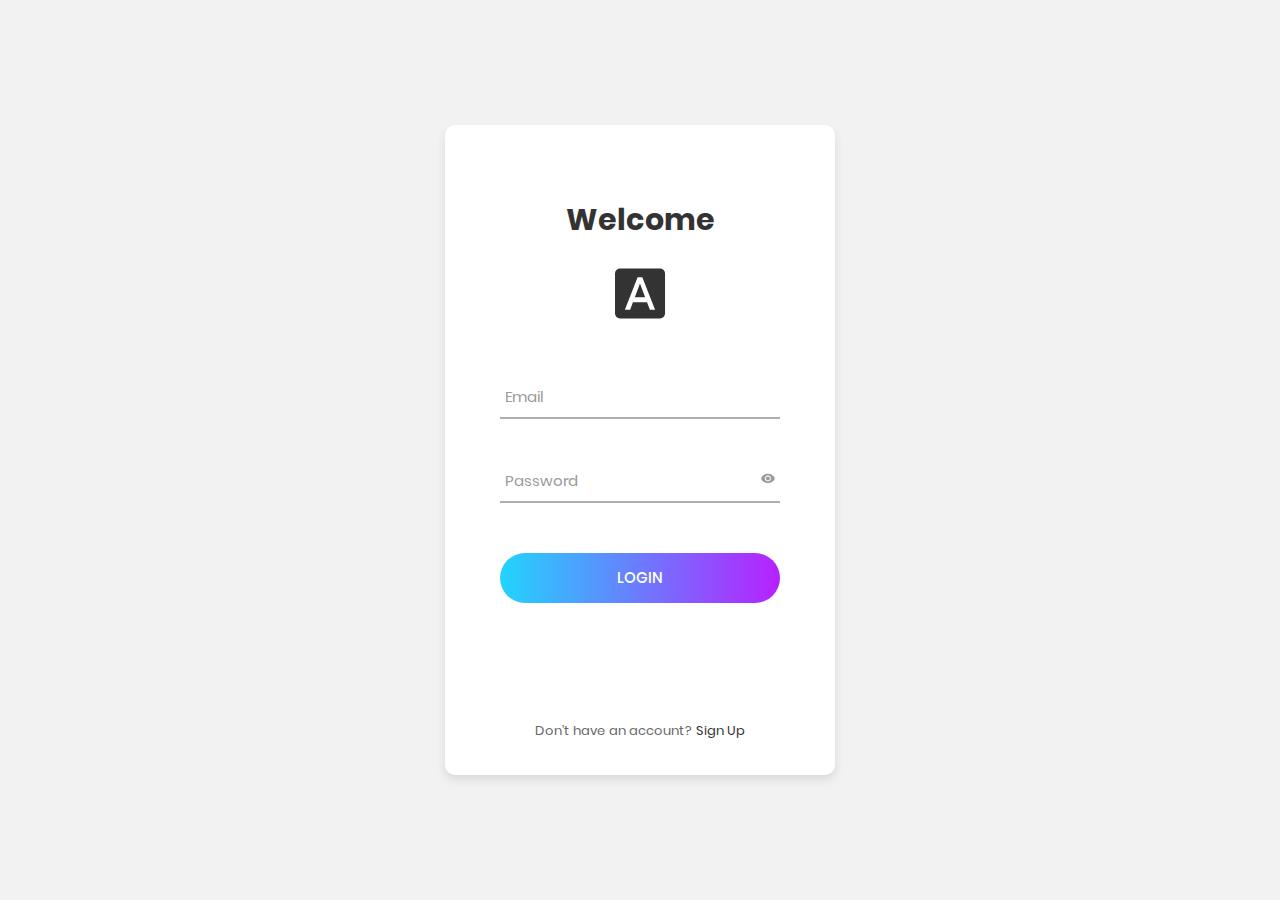
<file: login/login.html>
<!DOCTYPE html>
<html lang="en">
<head>
	<title>Login V2</title>
	<meta charset="UTF-8">
	<meta name="viewport" content="width=device-width, initial-scale=1">
<!--===============================================================================================-->	
	<link rel="icon" type="image/png" href="images/icons/favicon.ico"/>
<!--===============================================================================================-->
	<link rel="stylesheet" type="text/css" href="vendor/bootstrap/css/bootstrap.min.css">
<!--===============================================================================================-->
	<link rel="stylesheet" type="text/css" href="fonts/font-awesome-4.7.0/css/font-awesome.min.css">
<!--===============================================================================================-->
	<link rel="stylesheet" type="text/css" href="fonts/iconic/css/material-design-iconic-font.min.css">
<!--===============================================================================================-->
	<link rel="stylesheet" type="text/css" href="vendor/animate/animate.css">
<!--===============================================================================================-->	
	<link rel="stylesheet" type="text/css" href="vendor/css-hamburgers/hamburgers.min.css">
<!--===============================================================================================-->
	<link rel="stylesheet" type="text/css" href="vendor/animsition/css/animsition.min.css">
<!--===============================================================================================-->
	<link rel="stylesheet" type="text/css" href="vendor/select2/select2.min.css">
<!--===============================================================================================-->	
	<link rel="stylesheet" type="text/css" href="vendor/daterangepicker/daterangepicker.css">
<!--===============================================================================================-->
	<link rel="stylesheet" type="text/css" href="css/util.css">
	<link rel="stylesheet" type="text/css" href="css/main.css">
<!--===============================================================================================-->
</head>
<body>
	
	<div class="limiter">
		<div class="container-login100">
			<div class="wrap-login100">
				<form class="login100-form validate-form">
					<span class="login100-form-title p-b-26">
						Welcome
					</span>
					<span class="login100-form-title p-b-48">
						<i class="zmdi zmdi-font"></i>
					</span>

					<div class="wrap-input100 validate-input" data-validate = "Valid email is: a@b.c">
						<input class="input100" type="text" name="email">
						<span class="focus-input100" data-placeholder="Email"></span>
					</div>

					<div class="wrap-input100 validate-input" data-validate="Enter password">
						<span class="btn-show-pass">
							<i class="zmdi zmdi-eye"></i>
						</span>
						<input class="input100" type="password" name="pass">
						<span class="focus-input100" data-placeholder="Password"></span>
					</div>

					<div class="container-login100-form-btn">
						<div class="wrap-login100-form-btn">
							<div class="login100-form-bgbtn"></div>
							<button class="login100-form-btn">
								Login
							</button>
						</div>
					</div>

					<div class="text-center p-t-115">
						<span class="txt1">
							Don’t have an account?
						</span>

						<a class="txt2" href="#">
							Sign Up
						</a>
					</div>
				</form>
			</div>
		</div>
	</div>
	

	<div id="dropDownSelect1"></div>
	
<!--===============================================================================================-->
	<script src="vendor/jquery/jquery-3.2.1.min.js"></script>
<!--===============================================================================================-->
	<script src="vendor/animsition/js/animsition.min.js"></script>
<!--===============================================================================================-->
	<script src="vendor/bootstrap/js/popper.js"></script>
	<script src="vendor/bootstrap/js/bootstrap.min.js"></script>
<!--===============================================================================================-->
	<script src="vendor/select2/select2.min.js"></script>
<!--===============================================================================================-->
	<script src="vendor/daterangepicker/moment.min.js"></script>
	<script src="vendor/daterangepicker/daterangepicker.js"></script>
<!--===============================================================================================-->
	<script src="vendor/countdowntime/countdowntime.js"></script>
<!--===============================================================================================-->
	<script src="js/main.js"></script>

</body>
</html>
</file>
<file: login/vendor/daterangepicker/daterangepicker.css>
.daterangepicker {
  position: absolute;
  color: inherit;
  background-color: #fff;
  border-radius: 4px;
  width: 278px;
  padding: 4px;
  margin-top: 1px;
  top: 100px;
  left: 20px;
  /* Calendars */ }
  .daterangepicker:before, .daterangepicker:after {
    position: absolute;
    display: inline-block;
    border-bottom-color: rgba(0, 0, 0, 0.2);
    content: ''; }
  .daterangepicker:before {
    top: -7px;
    border-right: 7px solid transparent;
    border-left: 7px solid transparent;
    border-bottom: 7px solid #ccc; }
  .daterangepicker:after {
    top: -6px;
    border-right: 6px solid transparent;
    border-bottom: 6px solid #fff;
    border-left: 6px solid transparent; }
  .daterangepicker.opensleft:before {
    right: 9px; }
  .daterangepicker.opensleft:after {
    right: 10px; }
  .daterangepicker.openscenter:before {
    left: 0;
    right: 0;
    width: 0;
    margin-left: auto;
    margin-right: auto; }
  .daterangepicker.openscenter:after {
    left: 0;
    right: 0;
    width: 0;
    margin-left: auto;
    margin-right: auto; }
  .daterangepicker.opensright:before {
    left: 9px; }
  .daterangepicker.opensright:after {
    left: 10px; }
  .daterangepicker.dropup {
    margin-top: -5px; }
    .daterangepicker.dropup:before {
      top: initial;
      bottom: -7px;
      border-bottom: initial;
      border-top: 7px solid #ccc; }
    .daterangepicker.dropup:after {
      top: initial;
      bottom: -6px;
      border-bottom: initial;
      border-top: 6px solid #fff; }
  .daterangepicker.dropdown-menu {
    max-width: none;
    z-index: 3001; }
  .daterangepicker.single .ranges, .daterangepicker.single .calendar {
    float: none; }
  .daterangepicker.show-calendar .calendar {
    display: block; }
  .daterangepicker .calendar {
    display: none;
    max-width: 270px;
    margin: 4px; }
    .daterangepicker .calendar.single .calendar-table {
      border: none; }
    .daterangepicker .calendar th, .daterangepicker .calendar td {
      white-space: nowrap;
      text-align: center;
      min-width: 32px; }
  .daterangepicker .calendar-table {
    border: 1px solid #fff;
    padding: 4px;
    border-radius: 4px;
    background-color: #fff; }
  .daterangepicker table {
    width: 100%;
    margin: 0; }
  .daterangepicker td, .daterangepicker th {
    text-align: center;
    width: 20px;
    height: 20px;
    border-radius: 4px;
    border: 1px solid transparent;
    white-space: nowrap;
    cursor: pointer; }
    .daterangepicker td.available:hover, .daterangepicker th.available:hover {
      background-color: #eee;
      border-color: transparent;
      color: inherit; }
    .daterangepicker td.week, .daterangepicker th.week {
      font-size: 80%;
      color: #ccc; }
  .daterangepicker td.off, .daterangepicker td.off.in-range, .daterangepicker td.off.start-date, .daterangepicker td.off.end-date {
    background-color: #fff;
    border-color: transparent;
    color: #999; }
  .daterangepicker td.in-range {
    background-color: #ebf4f8;
    border-color: transparent;
    color: #000;
    border-radius: 0; }
  .daterangepicker td.start-date {
    border-radius: 4px 0 0 4px; }
  .daterangepicker td.end-date {
    border-radius: 0 4px 4px 0; }
  .daterangepicker td.start-date.end-date {
    border-radius: 4px; }
  .daterangepicker td.active, .daterangepicker td.active:hover {
    background-color: #357ebd;
    border-color: transparent;
    color: #fff; }
  .daterangepicker th.month {
    width: auto; }
  .daterangepicker td.disabled, .daterangepicker option.disabled {
    color: #999;
    cursor: not-allowed;
    text-decoration: line-through; }
  .daterangepicker select.monthselect, .daterangepicker select.yearselect {
    font-size: 12px;
    padding: 1px;
    height: auto;
    margin: 0;
    cursor: default; }
  .daterangepicker select.monthselect {
    margin-right: 2%;
    width: 56%; }
  .daterangepicker select.yearselect {
    width: 40%; }
  .daterangepicker select.hourselect, .daterangepicker select.minuteselect, .daterangepicker select.secondselect, .daterangepicker select.ampmselect {
    width: 50px;
    margin-bottom: 0; }
  .daterangepicker .input-mini {
    border: 1px solid #ccc;
    border-radius: 4px;
    color: #555;
    height: 30px;
    line-height: 30px;
    display: block;
    vertical-align: middle;
    margin: 0 0 5px 0;
    padding: 0 6px 0 28px;
    width: 100%; }
    .daterangepicker .input-mini.active {
      border: 1px solid #08c;
      border-radius: 4px; }
  .daterangepicker .daterangepicker_input {
    position: relative; }
    .daterangepicker .daterangepicker_input i {
      position: absolute;
      left: 8px;
      top: 8px; }
  .daterangepicker.rtl .input-mini {
    padding-right: 28px;
    padding-left: 6px; }
  .daterangepicker.rtl .daterangepicker_input i {
    left: auto;
    right: 8px; }
  .daterangepicker .calendar-time {
    text-align: center;
    margin: 5px auto;
    line-height: 30px;
    position: relative;
    padding-left: 28px; }
    .daterangepicker .calendar-time select.disabled {
      color: #ccc;
      cursor: not-allowed; }

.ranges {
  font-size: 11px;
  float: none;
  margin: 4px;
  text-align: left; }
  .ranges ul {
    list-style: none;
    margin: 0 auto;
    padding: 0;
    width: 100%; }
  .ranges li {
    font-size: 13px;
    background-color: #f5f5f5;
    border: 1px solid #f5f5f5;
    border-radius: 4px;
    color: #08c;
    padding: 3px 12px;
    margin-bottom: 8px;
    cursor: pointer; }
    .ranges li:hover {
      background-color: #08c;
      border: 1px solid #08c;
      color: #fff; }
    .ranges li.active {
      background-color: #08c;
      border: 1px solid #08c;
      color: #fff; }

/*  Larger Screen Styling */
@media (min-width: 564px) {
  .daterangepicker {
    width: auto; }
    .daterangepicker .ranges ul {
      width: 160px; }
    .daterangepicker.single .ranges ul {
      width: 100%; }
    .daterangepicker.single .calendar.left {
      clear: none; }
    .daterangepicker.single.ltr .ranges, .daterangepicker.single.ltr .calendar {
      float: left; }
    .daterangepicker.single.rtl .ranges, .daterangepicker.single.rtl .calendar {
      float: right; }
    .daterangepicker.ltr {
      direction: ltr;
      text-align: left; }
      .daterangepicker.ltr .calendar.left {
        clear: left;
        margin-right: 0; }
        .daterangepicker.ltr .calendar.left .calendar-table {
          border-right: none;
          border-top-right-radius: 0;
          border-bottom-right-radius: 0; }
      .daterangepicker.ltr .calendar.right {
        margin-left: 0; }
        .daterangepicker.ltr .calendar.right .calendar-table {
          border-left: none;
          border-top-left-radius: 0;
          border-bottom-left-radius: 0; }
      .daterangepicker.ltr .left .daterangepicker_input {
        padding-right: 12px; }
      .daterangepicker.ltr .calendar.left .calendar-table {
        padding-right: 12px; }
      .daterangepicker.ltr .ranges, .daterangepicker.ltr .calendar {
        float: left; }
    .daterangepicker.rtl {
      direction: rtl;
      text-align: right; }
      .daterangepicker.rtl .calendar.left {
        clear: right;
        margin-left: 0; }
        .daterangepicker.rtl .calendar.left .calendar-table {
          border-left: none;
          border-top-left-radius: 0;
          border-bottom-left-radius: 0; }
      .daterangepicker.rtl .calendar.right {
        margin-right: 0; }
        .daterangepicker.rtl .calendar.right .calendar-table {
          border-right: none;
          border-top-right-radius: 0;
          border-bottom-right-radius: 0; }
      .daterangepicker.rtl .left .daterangepicker_input {
        padding-left: 12px; }
      .daterangepicker.rtl .calendar.left .calendar-table {
        padding-left: 12px; }
      .daterangepicker.rtl .ranges, .daterangepicker.rtl .calendar {
        text-align: right;
        float: right; } }
@media (min-width: 730px) {
  .daterangepicker .ranges {
    width: auto; }
  .daterangepicker.ltr .ranges {
    float: left; }
  .daterangepicker.rtl .ranges {
    float: right; }
  .daterangepicker .calendar.left {
    clear: none !important; } }
</file>
<file: login/css/util.css>
/*[ FONT SIZE ]
///////////////////////////////////////////////////////////
*/
.fs-1 {font-size: 1px;}
.fs-2 {font-size: 2px;}
.fs-3 {font-size: 3px;}
.fs-4 {font-size: 4px;}
.fs-5 {font-size: 5px;}
.fs-6 {font-size: 6px;}
.fs-7 {font-size: 7px;}
.fs-8 {font-size: 8px;}
.fs-9 {font-size: 9px;}
.fs-10 {font-size: 10px;}
.fs-11 {font-size: 11px;}
.fs-12 {font-size: 12px;}
.fs-13 {font-size: 13px;}
.fs-14 {font-size: 14px;}
.fs-15 {font-size: 15px;}
.fs-16 {font-size: 16px;}
.fs-17 {font-size: 17px;}
.fs-18 {font-size: 18px;}
.fs-19 {font-size: 19px;}
.fs-20 {font-size: 20px;}
.fs-21 {font-size: 21px;}
.fs-22 {font-size: 22px;}
.fs-23 {font-size: 23px;}
.fs-24 {font-size: 24px;}
.fs-25 {font-size: 25px;}
.fs-26 {font-size: 26px;}
.fs-27 {font-size: 27px;}
.fs-28 {font-size: 28px;}
.fs-29 {font-size: 29px;}
.fs-30 {font-size: 30px;}
.fs-31 {font-size: 31px;}
.fs-32 {font-size: 32px;}
.fs-33 {font-size: 33px;}
.fs-34 {font-size: 34px;}
.fs-35 {font-size: 35px;}
.fs-36 {font-size: 36px;}
.fs-37 {font-size: 37px;}
.fs-38 {font-size: 38px;}
.fs-39 {font-size: 39px;}
.fs-40 {font-size: 40px;}
.fs-41 {font-size: 41px;}
.fs-42 {font-size: 42px;}
.fs-43 {font-size: 43px;}
.fs-44 {font-size: 44px;}
.fs-45 {font-size: 45px;}
.fs-46 {font-size: 46px;}
.fs-47 {font-size: 47px;}
.fs-48 {font-size: 48px;}
.fs-49 {font-size: 49px;}
.fs-50 {font-size: 50px;}
.fs-51 {font-size: 51px;}
.fs-52 {font-size: 52px;}
.fs-53 {font-size: 53px;}
.fs-54 {font-size: 54px;}
.fs-55 {font-size: 55px;}
.fs-56 {font-size: 56px;}
.fs-57 {font-size: 57px;}
.fs-58 {font-size: 58px;}
.fs-59 {font-size: 59px;}
.fs-60 {font-size: 60px;}
.fs-61 {font-size: 61px;}
.fs-62 {font-size: 62px;}
.fs-63 {font-size: 63px;}
.fs-64 {font-size: 64px;}
.fs-65 {font-size: 65px;}
.fs-66 {font-size: 66px;}
.fs-67 {font-size: 67px;}
.fs-68 {font-size: 68px;}
.fs-69 {font-size: 69px;}
.fs-70 {font-size: 70px;}
.fs-71 {font-size: 71px;}
.fs-72 {font-size: 72px;}
.fs-73 {font-size: 73px;}
.fs-74 {font-size: 74px;}
.fs-75 {font-size: 75px;}
.fs-76 {font-size: 76px;}
.fs-77 {font-size: 77px;}
.fs-78 {font-size: 78px;}
.fs-79 {font-size: 79px;}
.fs-80 {font-size: 80px;}
.fs-81 {font-size: 81px;}
.fs-82 {font-size: 82px;}
.fs-83 {font-size: 83px;}
.fs-84 {font-size: 84px;}
.fs-85 {font-size: 85px;}
.fs-86 {font-size: 86px;}
.fs-87 {font-size: 87px;}
.fs-88 {font-size: 88px;}
.fs-89 {font-size: 89px;}
.fs-90 {font-size: 90px;}
.fs-91 {font-size: 91px;}
.fs-92 {font-size: 92px;}
.fs-93 {font-size: 93px;}
.fs-94 {font-size: 94px;}
.fs-95 {font-size: 95px;}
.fs-96 {font-size: 96px;}
.fs-97 {font-size: 97px;}
.fs-98 {font-size: 98px;}
.fs-99 {font-size: 99px;}
.fs-100 {font-size: 100px;}
.fs-101 {font-size: 101px;}
.fs-102 {font-size: 102px;}
.fs-103 {font-size: 103px;}
.fs-104 {font-size: 104px;}
.fs-105 {font-size: 105px;}
.fs-106 {font-size: 106px;}
.fs-107 {font-size: 107px;}
.fs-108 {font-size: 108px;}
.fs-109 {font-size: 109px;}
.fs-110 {font-size: 110px;}
.fs-111 {font-size: 111px;}
.fs-112 {font-size: 112px;}
.fs-113 {font-size: 113px;}
.fs-114 {font-size: 114px;}
.fs-115 {font-size: 115px;}
.fs-116 {font-size: 116px;}
.fs-117 {font-size: 117px;}
.fs-118 {font-size: 118px;}
.fs-119 {font-size: 119px;}
.fs-120 {font-size: 120px;}
.fs-121 {font-size: 121px;}
.fs-122 {font-size: 122px;}
.fs-123 {font-size: 123px;}
.fs-124 {font-size: 124px;}
.fs-125 {font-size: 125px;}
.fs-126 {font-size: 126px;}
.fs-127 {font-size: 127px;}
.fs-128 {font-size: 128px;}
.fs-129 {font-size: 129px;}
.fs-130 {font-size: 130px;}
.fs-131 {font-size: 131px;}
.fs-132 {font-size: 132px;}
.fs-133 {font-size: 133px;}
.fs-134 {font-size: 134px;}
.fs-135 {font-size: 135px;}
.fs-136 {font-size: 136px;}
.fs-137 {font-size: 137px;}
.fs-138 {font-size: 138px;}
.fs-139 {font-size: 139px;}
.fs-140 {font-size: 140px;}
.fs-141 {font-size: 141px;}
.fs-142 {font-size: 142px;}
.fs-143 {font-size: 143px;}
.fs-144 {font-size: 144px;}
.fs-145 {font-size: 145px;}
.fs-146 {font-size: 146px;}
.fs-147 {font-size: 147px;}
.fs-148 {font-size: 148px;}
.fs-149 {font-size: 149px;}
.fs-150 {font-size: 150px;}
.fs-151 {font-size: 151px;}
.fs-152 {font-size: 152px;}
.fs-153 {font-size: 153px;}
.fs-154 {font-size: 154px;}
.fs-155 {font-size: 155px;}
.fs-156 {font-size: 156px;}
.fs-157 {font-size: 157px;}
.fs-158 {font-size: 158px;}
.fs-159 {font-size: 159px;}
.fs-160 {font-size: 160px;}
.fs-161 {font-size: 161px;}
.fs-162 {font-size: 162px;}
.fs-163 {font-size: 163px;}
.fs-164 {font-size: 164px;}
.fs-165 {font-size: 165px;}
.fs-166 {font-size: 166px;}
.fs-167 {font-size: 167px;}
.fs-168 {font-size: 168px;}
.fs-169 {font-size: 169px;}
.fs-170 {font-size: 170px;}
.fs-171 {font-size: 171px;}
.fs-172 {font-size: 172px;}
.fs-173 {font-size: 173px;}
.fs-174 {font-size: 174px;}
.fs-175 {font-size: 175px;}
.fs-176 {font-size: 176px;}
.fs-177 {font-size: 177px;}
.fs-178 {font-size: 178px;}
.fs-179 {font-size: 179px;}
.fs-180 {font-size: 180px;}
.fs-181 {font-size: 181px;}
.fs-182 {font-size: 182px;}
.fs-183 {font-size: 183px;}
.fs-184 {font-size: 184px;}
.fs-185 {font-size: 185px;}
.fs-186 {font-size: 186px;}
.fs-187 {font-size: 187px;}
.fs-188 {font-size: 188px;}
.fs-189 {font-size: 189px;}
.fs-190 {font-size: 190px;}
.fs-191 {font-size: 191px;}
.fs-192 {font-size: 192px;}
.fs-193 {font-size: 193px;}
.fs-194 {font-size: 194px;}
.fs-195 {font-size: 195px;}
.fs-196 {font-size: 196px;}
.fs-197 {font-size: 197px;}
.fs-198 {font-size: 198px;}
.fs-199 {font-size: 199px;}
.fs-200 {font-size: 200px;}

/*[ PADDING ]
///////////////////////////////////////////////////////////
*/
.p-t-0 {padding-top: 0px;}
.p-t-1 {padding-top: 1px;}
.p-t-2 {padding-top: 2px;}
.p-t-3 {padding-top: 3px;}
.p-t-4 {padding-top: 4px;}
.p-t-5 {padding-top: 5px;}
.p-t-6 {padding-top: 6px;}
.p-t-7 {padding-top: 7px;}
.p-t-8 {padding-top: 8px;}
.p-t-9 {padding-top: 9px;}
.p-t-10 {padding-top: 10px;}
.p-t-11 {padding-top: 11px;}
.p-t-12 {padding-top: 12px;}
.p-t-13 {padding-top: 13px;}
.p-t-14 {padding-top: 14px;}
.p-t-15 {padding-top: 15px;}
.p-t-16 {padding-top: 16px;}
.p-t-17 {padding-top: 17px;}
.p-t-18 {padding-top: 18px;}
.p-t-19 {padding-top: 19px;}
.p-t-20 {padding-top: 20px;}
.p-t-21 {padding-top: 21px;}
.p-t-22 {padding-top: 22px;}
.p-t-23 {padding-top: 23px;}
.p-t-24 {padding-top: 24px;}
.p-t-25 {padding-top: 25px;}
.p-t-26 {padding-top: 26px;}
.p-t-27 {padding-top: 27px;}
.p-t-28 {padding-top: 28px;}
.p-t-29 {padding-top: 29px;}
.p-t-30 {padding-top: 30px;}
.p-t-31 {padding-top: 31px;}
.p-t-32 {padding-top: 32px;}
.p-t-33 {padding-top: 33px;}
.p-t-34 {padding-top: 34px;}
.p-t-35 {padding-top: 35px;}
.p-t-36 {padding-top: 36px;}
.p-t-37 {padding-top: 37px;}
.p-t-38 {padding-top: 38px;}
.p-t-39 {padding-top: 39px;}
.p-t-40 {padding-top: 40px;}
.p-t-41 {padding-top: 41px;}
.p-t-42 {padding-top: 42px;}
.p-t-43 {padding-top: 43px;}
.p-t-44 {padding-top: 44px;}
.p-t-45 {padding-top: 45px;}
.p-t-46 {padding-top: 46px;}
.p-t-47 {padding-top: 47px;}
.p-t-48 {padding-top: 48px;}
.p-t-49 {padding-top: 49px;}
.p-t-50 {padding-top: 50px;}
.p-t-51 {padding-top: 51px;}
.p-t-52 {padding-top: 52px;}
.p-t-53 {padding-top: 53px;}
.p-t-54 {padding-top: 54px;}
.p-t-55 {padding-top: 55px;}
.p-t-56 {padding-top: 56px;}
.p-t-57 {padding-top: 57px;}
.p-t-58 {padding-top: 58px;}
.p-t-59 {padding-top: 59px;}
.p-t-60 {padding-top: 60px;}
.p-t-61 {padding-top: 61px;}
.p-t-62 {padding-top: 62px;}
.p-t-63 {padding-top: 63px;}
.p-t-64 {padding-top: 64px;}
.p-t-65 {padding-top: 65px;}
.p-t-66 {padding-top: 66px;}
.p-t-67 {padding-top: 67px;}
.p-t-68 {padding-top: 68px;}
.p-t-69 {padding-top: 69px;}
.p-t-70 {padding-top: 70px;}
.p-t-71 {padding-top: 71px;}
.p-t-72 {padding-top: 72px;}
.p-t-73 {padding-top: 73px;}
.p-t-74 {padding-top: 74px;}
.p-t-75 {padding-top: 75px;}
.p-t-76 {padding-top: 76px;}
.p-t-77 {padding-top: 77px;}
.p-t-78 {padding-top: 78px;}
.p-t-79 {padding-top: 79px;}
.p-t-80 {padding-top: 80px;}
.p-t-81 {padding-top: 81px;}
.p-t-82 {padding-top: 82px;}
.p-t-83 {padding-top: 83px;}
.p-t-84 {padding-top: 84px;}
.p-t-85 {padding-top: 85px;}
.p-t-86 {padding-top: 86px;}
.p-t-87 {padding-top: 87px;}
.p-t-88 {padding-top: 88px;}
.p-t-89 {padding-top: 89px;}
.p-t-90 {padding-top: 90px;}
.p-t-91 {padding-top: 91px;}
.p-t-92 {padding-top: 92px;}
.p-t-93 {padding-top: 93px;}
.p-t-94 {padding-top: 94px;}
.p-t-95 {padding-top: 95px;}
.p-t-96 {padding-top: 96px;}
.p-t-97 {padding-top: 97px;}
.p-t-98 {padding-top: 98px;}
.p-t-99 {padding-top: 99px;}
.p-t-100 {padding-top: 100px;}
.p-t-101 {padding-top: 101px;}
.p-t-102 {padding-top: 102px;}
.p-t-103 {padding-top: 103px;}
.p-t-104 {padding-top: 104px;}
.p-t-105 {padding-top: 105px;}
.p-t-106 {padding-top: 106px;}
.p-t-107 {padding-top: 107px;}
.p-t-108 {padding-top: 108px;}
.p-t-109 {padding-top: 109px;}
.p-t-110 {padding-top: 110px;}
.p-t-111 {padding-top: 111px;}
.p-t-112 {padding-top: 112px;}
.p-t-113 {padding-top: 113px;}
.p-t-114 {padding-top: 114px;}
.p-t-115 {padding-top: 115px;}
.p-t-116 {padding-top: 116px;}
.p-t-117 {padding-top: 117px;}
.p-t-118 {padding-top: 118px;}
.p-t-119 {padding-top: 119px;}
.p-t-120 {padding-top: 120px;}
.p-t-121 {padding-top: 121px;}
.p-t-122 {padding-top: 122px;}
.p-t-123 {padding-top: 123px;}
.p-t-124 {padding-top: 124px;}
.p-t-125 {padding-top: 125px;}
.p-t-126 {padding-top: 126px;}
.p-t-127 {padding-top: 127px;}
.p-t-128 {padding-top: 128px;}
.p-t-129 {padding-top: 129px;}
.p-t-130 {padding-top: 130px;}
.p-t-131 {padding-top: 131px;}
.p-t-132 {padding-top: 132px;}
.p-t-133 {padding-top: 133px;}
.p-t-134 {padding-top: 134px;}
.p-t-135 {padding-top: 135px;}
.p-t-136 {padding-top: 136px;}
.p-t-137 {padding-top: 137px;}
.p-t-138 {padding-top: 138px;}
.p-t-139 {padding-top: 139px;}
.p-t-140 {padding-top: 140px;}
.p-t-141 {padding-top: 141px;}
.p-t-142 {padding-top: 142px;}
.p-t-143 {padding-top: 143px;}
.p-t-144 {padding-top: 144px;}
.p-t-145 {padding-top: 145px;}
.p-t-146 {padding-top: 146px;}
.p-t-147 {padding-top: 147px;}
.p-t-148 {padding-top: 148px;}
.p-t-149 {padding-top: 149px;}
.p-t-150 {padding-top: 150px;}
.p-t-151 {padding-top: 151px;}
.p-t-152 {padding-top: 152px;}
.p-t-153 {padding-top: 153px;}
.p-t-154 {padding-top: 154px;}
.p-t-155 {padding-top: 155px;}
.p-t-156 {padding-top: 156px;}
.p-t-157 {padding-top: 157px;}
.p-t-158 {padding-top: 158px;}
.p-t-159 {padding-top: 159px;}
.p-t-160 {padding-top: 160px;}
.p-t-161 {padding-top: 161px;}
.p-t-162 {padding-top: 162px;}
.p-t-163 {padding-top: 163px;}
.p-t-164 {padding-top: 164px;}
.p-t-165 {padding-top: 165px;}
.p-t-166 {padding-top: 166px;}
.p-t-167 {padding-top: 167px;}
.p-t-168 {padding-top: 168px;}
.p-t-169 {padding-top: 169px;}
.p-t-170 {padding-top: 170px;}
.p-t-171 {padding-top: 171px;}
.p-t-172 {padding-top: 172px;}
.p-t-173 {padding-top: 173px;}
.p-t-174 {padding-top: 174px;}
.p-t-175 {padding-top: 175px;}
.p-t-176 {padding-top: 176px;}
.p-t-177 {padding-top: 177px;}
.p-t-178 {padding-top: 178px;}
.p-t-179 {padding-top: 179px;}
.p-t-180 {padding-top: 180px;}
.p-t-181 {padding-top: 181px;}
.p-t-182 {padding-top: 182px;}
.p-t-183 {padding-top: 183px;}
.p-t-184 {padding-top: 184px;}
.p-t-185 {padding-top: 185px;}
.p-t-186 {padding-top: 186px;}
.p-t-187 {padding-top: 187px;}
.p-t-188 {padding-top: 188px;}
.p-t-189 {padding-top: 189px;}
.p-t-190 {padding-top: 190px;}
.p-t-191 {padding-top: 191px;}
.p-t-192 {padding-top: 192px;}
.p-t-193 {padding-top: 193px;}
.p-t-194 {padding-top: 194px;}
.p-t-195 {padding-top: 195px;}
.p-t-196 {padding-top: 196px;}
.p-t-197 {padding-top: 197px;}
.p-t-198 {padding-top: 198px;}
.p-t-199 {padding-top: 199px;}
.p-t-200 {padding-top: 200px;}
.p-t-201 {padding-top: 201px;}
.p-t-202 {padding-top: 202px;}
.p-t-203 {padding-top: 203px;}
.p-t-204 {padding-top: 204px;}
.p-t-205 {padding-top: 205px;}
.p-t-206 {padding-top: 206px;}
.p-t-207 {padding-top: 207px;}
.p-t-208 {padding-top: 208px;}
.p-t-209 {padding-top: 209px;}
.p-t-210 {padding-top: 210px;}
.p-t-211 {padding-top: 211px;}
.p-t-212 {padding-top: 212px;}
.p-t-213 {padding-top: 213px;}
.p-t-214 {padding-top: 214px;}
.p-t-215 {padding-top: 215px;}
.p-t-216 {padding-top: 216px;}
.p-t-217 {padding-top: 217px;}
.p-t-218 {padding-top: 218px;}
.p-t-219 {padding-top: 219px;}
.p-t-220 {padding-top: 220px;}
.p-t-221 {padding-top: 221px;}
.p-t-222 {padding-top: 222px;}
.p-t-223 {padding-top: 223px;}
.p-t-224 {padding-top: 224px;}
.p-t-225 {padding-top: 225px;}
.p-t-226 {padding-top: 226px;}
.p-t-227 {padding-top: 227px;}
.p-t-228 {padding-top: 228px;}
.p-t-229 {padding-top: 229px;}
.p-t-230 {padding-top: 230px;}
.p-t-231 {padding-top: 231px;}
.p-t-232 {padding-top: 232px;}
.p-t-233 {padding-top: 233px;}
.p-t-234 {padding-top: 234px;}
.p-t-235 {padding-top: 235px;}
.p-t-236 {padding-top: 236px;}
.p-t-237 {padding-top: 237px;}
.p-t-238 {padding-top: 238px;}
.p-t-239 {padding-top: 239px;}
.p-t-240 {padding-top: 240px;}
.p-t-241 {padding-top: 241px;}
.p-t-242 {padding-top: 242px;}
.p-t-243 {padding-top: 243px;}
.p-t-244 {padding-top: 244px;}
.p-t-245 {padding-top: 245px;}
.p-t-246 {padding-top: 246px;}
.p-t-247 {padding-top: 247px;}
.p-t-248 {padding-top: 248px;}
.p-t-249 {padding-top: 249px;}
.p-t-250 {padding-top: 250px;}
.p-b-0 {padding-bottom: 0px;}
.p-b-1 {padding-bottom: 1px;}
.p-b-2 {padding-bottom: 2px;}
.p-b-3 {padding-bottom: 3px;}
.p-b-4 {padding-bottom: 4px;}
.p-b-5 {padding-bottom: 5px;}
.p-b-6 {padding-bottom: 6px;}
.p-b-7 {padding-bottom: 7px;}
.p-b-8 {padding-bottom: 8px;}
.p-b-9 {padding-bottom: 9px;}
.p-b-10 {padding-bottom: 10px;}
.p-b-11 {padding-bottom: 11px;}
.p-b-12 {padding-bottom: 12px;}
.p-b-13 {padding-bottom: 13px;}
.p-b-14 {padding-bottom: 14px;}
.p-b-15 {padding-bottom: 15px;}
.p-b-16 {padding-bottom: 16px;}
.p-b-17 {padding-bottom: 17px;}
.p-b-18 {padding-bottom: 18px;}
.p-b-19 {padding-bottom: 19px;}
.p-b-20 {padding-bottom: 20px;}
.p-b-21 {padding-bottom: 21px;}
.p-b-22 {padding-bottom: 22px;}
.p-b-23 {padding-bottom: 23px;}
.p-b-24 {padding-bottom: 24px;}
.p-b-25 {padding-bottom: 25px;}
.p-b-26 {padding-bottom: 26px;}
.p-b-27 {padding-bottom: 27px;}
.p-b-28 {padding-bottom: 28px;}
.p-b-29 {padding-bottom: 29px;}
.p-b-30 {padding-bottom: 30px;}
.p-b-31 {padding-bottom: 31px;}
.p-b-32 {padding-bottom: 32px;}
.p-b-33 {padding-bottom: 33px;}
.p-b-34 {padding-bottom: 34px;}
.p-b-35 {padding-bottom: 35px;}
.p-b-36 {padding-bottom: 36px;}
.p-b-37 {padding-bottom: 37px;}
.p-b-38 {padding-bottom: 38px;}
.p-b-39 {padding-bottom: 39px;}
.p-b-40 {padding-bottom: 40px;}
.p-b-41 {padding-bottom: 41px;}
.p-b-42 {padding-bottom: 42px;}
.p-b-43 {padding-bottom: 43px;}
.p-b-44 {padding-bottom: 44px;}
.p-b-45 {padding-bottom: 45px;}
.p-b-46 {padding-bottom: 46px;}
.p-b-47 {padding-bottom: 47px;}
.p-b-48 {padding-bottom: 48px;}
.p-b-49 {padding-bottom: 49px;}
.p-b-50 {padding-bottom: 50px;}
.p-b-51 {padding-bottom: 51px;}
.p-b-52 {padding-bottom: 52px;}
.p-b-53 {padding-bottom: 53px;}
.p-b-54 {padding-bottom: 54px;}
.p-b-55 {padding-bottom: 55px;}
.p-b-56 {padding-bottom: 56px;}
.p-b-57 {padding-bottom: 57px;}
.p-b-58 {padding-bottom: 58px;}
.p-b-59 {padding-bottom: 59px;}
.p-b-60 {padding-bottom: 60px;}
.p-b-61 {padding-bottom: 61px;}
.p-b-62 {padding-bottom: 62px;}
.p-b-63 {padding-bottom: 63px;}
.p-b-64 {padding-bottom: 64px;}
.p-b-65 {padding-bottom: 65px;}
.p-b-66 {padding-bottom: 66px;}
.p-b-67 {padding-bottom: 67px;}
.p-b-68 {padding-bottom: 68px;}
.p-b-69 {padding-bottom: 69px;}
.p-b-70 {padding-bottom: 70px;}
.p-b-71 {padding-bottom: 71px;}
.p-b-72 {padding-bottom: 72px;}
.p-b-73 {padding-bottom: 73px;}
.p-b-74 {padding-bottom: 74px;}
.p-b-75 {padding-bottom: 75px;}
.p-b-76 {padding-bottom: 76px;}
.p-b-77 {padding-bottom: 77px;}
.p-b-78 {padding-bottom: 78px;}
.p-b-79 {padding-bottom: 79px;}
.p-b-80 {padding-bottom: 80px;}
.p-b-81 {padding-bottom: 81px;}
.p-b-82 {padding-bottom: 82px;}
.p-b-83 {padding-bottom: 83px;}
.p-b-84 {padding-bottom: 84px;}
.p-b-85 {padding-bottom: 85px;}
.p-b-86 {padding-bottom: 86px;}
.p-b-87 {padding-bottom: 87px;}
.p-b-88 {padding-bottom: 88px;}
.p-b-89 {padding-bottom: 89px;}
.p-b-90 {padding-bottom: 90px;}
.p-b-91 {padding-bottom: 91px;}
.p-b-92 {padding-bottom: 92px;}
.p-b-93 {padding-bottom: 93px;}
.p-b-94 {padding-bottom: 94px;}
.p-b-95 {padding-bottom: 95px;}
.p-b-96 {padding-bottom: 96px;}
.p-b-97 {padding-bottom: 97px;}
.p-b-98 {padding-bottom: 98px;}
.p-b-99 {padding-bottom: 99px;}
.p-b-100 {padding-bottom: 100px;}
.p-b-101 {padding-bottom: 101px;}
.p-b-102 {padding-bottom: 102px;}
.p-b-103 {padding-bottom: 103px;}
.p-b-104 {padding-bottom: 104px;}
.p-b-105 {padding-bottom: 105px;}
.p-b-106 {padding-bottom: 106px;}
.p-b-107 {padding-bottom: 107px;}
.p-b-108 {padding-bottom: 108px;}
.p-b-109 {padding-bottom: 109px;}
.p-b-110 {padding-bottom: 110px;}
.p-b-111 {padding-bottom: 111px;}
.p-b-112 {padding-bottom: 112px;}
.p-b-113 {padding-bottom: 113px;}
.p-b-114 {padding-bottom: 114px;}
.p-b-115 {padding-bottom: 115px;}
.p-b-116 {padding-bottom: 116px;}
.p-b-117 {padding-bottom: 117px;}
.p-b-118 {padding-bottom: 118px;}
.p-b-119 {padding-bottom: 119px;}
.p-b-120 {padding-bottom: 120px;}
.p-b-121 {padding-bottom: 121px;}
.p-b-122 {padding-bottom: 122px;}
.p-b-123 {padding-bottom: 123px;}
.p-b-124 {padding-bottom: 124px;}
.p-b-125 {padding-bottom: 125px;}
.p-b-126 {padding-bottom: 126px;}
.p-b-127 {padding-bottom: 127px;}
.p-b-128 {padding-bottom: 128px;}
.p-b-129 {padding-bottom: 129px;}
.p-b-130 {padding-bottom: 130px;}
.p-b-131 {padding-bottom: 131px;}
.p-b-132 {padding-bottom: 132px;}
.p-b-133 {padding-bottom: 133px;}
.p-b-134 {padding-bottom: 134px;}
.p-b-135 {padding-bottom: 135px;}
.p-b-136 {padding-bottom: 136px;}
.p-b-137 {padding-bottom: 137px;}
.p-b-138 {padding-bottom: 138px;}
.p-b-139 {padding-bottom: 139px;}
.p-b-140 {padding-bottom: 140px;}
.p-b-141 {padding-bottom: 141px;}
.p-b-142 {padding-bottom: 142px;}
.p-b-143 {padding-bottom: 143px;}
.p-b-144 {padding-bottom: 144px;}
.p-b-145 {padding-bottom: 145px;}
.p-b-146 {padding-bottom: 146px;}
.p-b-147 {padding-bottom: 147px;}
.p-b-148 {padding-bottom: 148px;}
.p-b-149 {padding-bottom: 149px;}
.p-b-150 {padding-bottom: 150px;}
.p-b-151 {padding-bottom: 151px;}
.p-b-152 {padding-bottom: 152px;}
.p-b-153 {padding-bottom: 153px;}
.p-b-154 {padding-bottom: 154px;}
.p-b-155 {padding-bottom: 155px;}
.p-b-156 {padding-bottom: 156px;}
.p-b-157 {padding-bottom: 157px;}
.p-b-158 {padding-bottom: 158px;}
.p-b-159 {padding-bottom: 159px;}
.p-b-160 {padding-bottom: 160px;}
.p-b-161 {padding-bottom: 161px;}
.p-b-162 {padding-bottom: 162px;}
.p-b-163 {padding-bottom: 163px;}
.p-b-164 {padding-bottom: 164px;}
.p-b-165 {padding-bottom: 165px;}
.p-b-166 {padding-bottom: 166px;}
.p-b-167 {padding-bottom: 167px;}
.p-b-168 {padding-bottom: 168px;}
.p-b-169 {padding-bottom: 169px;}
.p-b-170 {padding-bottom: 170px;}
.p-b-171 {padding-bottom: 171px;}
.p-b-172 {padding-bottom: 172px;}
.p-b-173 {padding-bottom: 173px;}
.p-b-174 {padding-bottom: 174px;}
.p-b-175 {padding-bottom: 175px;}
.p-b-176 {padding-bottom: 176px;}
.p-b-177 {padding-bottom: 177px;}
.p-b-178 {padding-bottom: 178px;}
.p-b-179 {padding-bottom: 179px;}
.p-b-180 {padding-bottom: 180px;}
.p-b-181 {padding-bottom: 181px;}
.p-b-182 {padding-bottom: 182px;}
.p-b-183 {padding-bottom: 183px;}
.p-b-184 {padding-bottom: 184px;}
.p-b-185 {padding-bottom: 185px;}
.p-b-186 {padding-bottom: 186px;}
.p-b-187 {padding-bottom: 187px;}
.p-b-188 {padding-bottom: 188px;}
.p-b-189 {padding-bottom: 189px;}
.p-b-190 {padding-bottom: 190px;}
.p-b-191 {padding-bottom: 191px;}
.p-b-192 {padding-bottom: 192px;}
.p-b-193 {padding-bottom: 193px;}
.p-b-194 {padding-bottom: 194px;}
.p-b-195 {padding-bottom: 195px;}
.p-b-196 {padding-bottom: 196px;}
.p-b-197 {padding-bottom: 197px;}
.p-b-198 {padding-bottom: 198px;}
.p-b-199 {padding-bottom: 199px;}
.p-b-200 {padding-bottom: 200px;}
.p-b-201 {padding-bottom: 201px;}
.p-b-202 {padding-bottom: 202px;}
.p-b-203 {padding-bottom: 203px;}
.p-b-204 {padding-bottom: 204px;}
.p-b-205 {padding-bottom: 205px;}
.p-b-206 {padding-bottom: 206px;}
.p-b-207 {padding-bottom: 207px;}
.p-b-208 {padding-bottom: 208px;}
.p-b-209 {padding-bottom: 209px;}
.p-b-210 {padding-bottom: 210px;}
.p-b-211 {padding-bottom: 211px;}
.p-b-212 {padding-bottom: 212px;}
.p-b-213 {padding-bottom: 213px;}
.p-b-214 {padding-bottom: 214px;}
.p-b-215 {padding-bottom: 215px;}
.p-b-216 {padding-bottom: 216px;}
.p-b-217 {padding-bottom: 217px;}
.p-b-218 {padding-bottom: 218px;}
.p-b-219 {padding-bottom: 219px;}
.p-b-220 {padding-bottom: 220px;}
.p-b-221 {padding-bottom: 221px;}
.p-b-222 {padding-bottom: 222px;}
.p-b-223 {padding-bottom: 223px;}
.p-b-224 {padding-bottom: 224px;}
.p-b-225 {padding-bottom: 225px;}
.p-b-226 {padding-bottom: 226px;}
.p-b-227 {padding-bottom: 227px;}
.p-b-228 {padding-bottom: 228px;}
.p-b-229 {padding-bottom: 229px;}
.p-b-230 {padding-bottom: 230px;}
.p-b-231 {padding-bottom: 231px;}
.p-b-232 {padding-bottom: 232px;}
.p-b-233 {padding-bottom: 233px;}
.p-b-234 {padding-bottom: 234px;}
.p-b-235 {padding-bottom: 235px;}
.p-b-236 {padding-bottom: 236px;}
.p-b-237 {padding-bottom: 237px;}
.p-b-238 {padding-bottom: 238px;}
.p-b-239 {padding-bottom: 239px;}
.p-b-240 {padding-bottom: 240px;}
.p-b-241 {padding-bottom: 241px;}
.p-b-242 {padding-bottom: 242px;}
.p-b-243 {padding-bottom: 243px;}
.p-b-244 {padding-bottom: 244px;}
.p-b-245 {padding-bottom: 245px;}
.p-b-246 {padding-bottom: 246px;}
.p-b-247 {padding-bottom: 247px;}
.p-b-248 {padding-bottom: 248px;}
.p-b-249 {padding-bottom: 249px;}
.p-b-250 {padding-bottom: 250px;}
.p-l-0 {padding-left: 0px;}
.p-l-1 {padding-left: 1px;}
.p-l-2 {padding-left: 2px;}
.p-l-3 {padding-left: 3px;}
.p-l-4 {padding-left: 4px;}
.p-l-5 {padding-left: 5px;}
.p-l-6 {padding-left: 6px;}
.p-l-7 {padding-left: 7px;}
.p-l-8 {padding-left: 8px;}
.p-l-9 {padding-left: 9px;}
.p-l-10 {padding-left: 10px;}
.p-l-11 {padding-left: 11px;}
.p-l-12 {padding-left: 12px;}
.p-l-13 {padding-left: 13px;}
.p-l-14 {padding-left: 14px;}
.p-l-15 {padding-left: 15px;}
.p-l-16 {padding-left: 16px;}
.p-l-17 {padding-left: 17px;}
.p-l-18 {padding-left: 18px;}
.p-l-19 {padding-left: 19px;}
.p-l-20 {padding-left: 20px;}
.p-l-21 {padding-left: 21px;}
.p-l-22 {padding-left: 22px;}
.p-l-23 {padding-left: 23px;}
.p-l-24 {padding-left: 24px;}
.p-l-25 {padding-left: 25px;}
.p-l-26 {padding-left: 26px;}
.p-l-27 {padding-left: 27px;}
.p-l-28 {padding-left: 28px;}
.p-l-29 {padding-left: 29px;}
.p-l-30 {padding-left: 30px;}
.p-l-31 {padding-left: 31px;}
.p-l-32 {padding-left: 32px;}
.p-l-33 {padding-left: 33px;}
.p-l-34 {padding-left: 34px;}
.p-l-35 {padding-left: 35px;}
.p-l-36 {padding-left: 36px;}
.p-l-37 {padding-left: 37px;}
.p-l-38 {padding-left: 38px;}
.p-l-39 {padding-left: 39px;}
.p-l-40 {padding-left: 40px;}
.p-l-41 {padding-left: 41px;}
.p-l-42 {padding-left: 42px;}
.p-l-43 {padding-left: 43px;}
.p-l-44 {padding-left: 44px;}
.p-l-45 {padding-left: 45px;}
.p-l-46 {padding-left: 46px;}
.p-l-47 {padding-left: 47px;}
.p-l-48 {padding-left: 48px;}
.p-l-49 {padding-left: 49px;}
.p-l-50 {padding-left: 50px;}
.p-l-51 {padding-left: 51px;}
.p-l-52 {padding-left: 52px;}
.p-l-53 {padding-left: 53px;}
.p-l-54 {padding-left: 54px;}
.p-l-55 {padding-left: 55px;}
.p-l-56 {padding-left: 56px;}
.p-l-57 {padding-left: 57px;}
.p-l-58 {padding-left: 58px;}
.p-l-59 {padding-left: 59px;}
.p-l-60 {padding-left: 60px;}
.p-l-61 {padding-left: 61px;}
.p-l-62 {padding-left: 62px;}
.p-l-63 {padding-left: 63px;}
.p-l-64 {padding-left: 64px;}
.p-l-65 {padding-left: 65px;}
.p-l-66 {padding-left: 66px;}
.p-l-67 {padding-left: 67px;}
.p-l-68 {padding-left: 68px;}
.p-l-69 {padding-left: 69px;}
.p-l-70 {padding-left: 70px;}
.p-l-71 {padding-left: 71px;}
.p-l-72 {padding-left: 72px;}
.p-l-73 {padding-left: 73px;}
.p-l-74 {padding-left: 74px;}
.p-l-75 {padding-left: 75px;}
.p-l-76 {padding-left: 76px;}
.p-l-77 {padding-left: 77px;}
.p-l-78 {padding-left: 78px;}
.p-l-79 {padding-left: 79px;}
.p-l-80 {padding-left: 80px;}
.p-l-81 {padding-left: 81px;}
.p-l-82 {padding-left: 82px;}
.p-l-83 {padding-left: 83px;}
.p-l-84 {padding-left: 84px;}
.p-l-85 {padding-left: 85px;}
.p-l-86 {padding-left: 86px;}
.p-l-87 {padding-left: 87px;}
.p-l-88 {padding-left: 88px;}
.p-l-89 {padding-left: 89px;}
.p-l-90 {padding-left: 90px;}
.p-l-91 {padding-left: 91px;}
.p-l-92 {padding-left: 92px;}
.p-l-93 {padding-left: 93px;}
.p-l-94 {padding-left: 94px;}
.p-l-95 {padding-left: 95px;}
.p-l-96 {padding-left: 96px;}
.p-l-97 {padding-left: 97px;}
.p-l-98 {padding-left: 98px;}
.p-l-99 {padding-left: 99px;}
.p-l-100 {padding-left: 100px;}
.p-l-101 {padding-left: 101px;}
.p-l-102 {padding-left: 102px;}
.p-l-103 {padding-left: 103px;}
.p-l-104 {padding-left: 104px;}
.p-l-105 {padding-left: 105px;}
.p-l-106 {padding-left: 106px;}
.p-l-107 {padding-left: 107px;}
.p-l-108 {padding-left: 108px;}
.p-l-109 {padding-left: 109px;}
.p-l-110 {padding-left: 110px;}
.p-l-111 {padding-left: 111px;}
.p-l-112 {padding-left: 112px;}
.p-l-113 {padding-left: 113px;}
.p-l-114 {padding-left: 114px;}
.p-l-115 {padding-left: 115px;}
.p-l-116 {padding-left: 116px;}
.p-l-117 {padding-left: 117px;}
.p-l-118 {padding-left: 118px;}
.p-l-119 {padding-left: 119px;}
.p-l-120 {padding-left: 120px;}
.p-l-121 {padding-left: 121px;}
.p-l-122 {padding-left: 122px;}
.p-l-123 {padding-left: 123px;}
.p-l-124 {padding-left: 124px;}
.p-l-125 {padding-left: 125px;}
.p-l-126 {padding-left: 126px;}
.p-l-127 {padding-left: 127px;}
.p-l-128 {padding-left: 128px;}
.p-l-129 {padding-left: 129px;}
.p-l-130 {padding-left: 130px;}
.p-l-131 {padding-left: 131px;}
.p-l-132 {padding-left: 132px;}
.p-l-133 {padding-left: 133px;}
.p-l-134 {padding-left: 134px;}
.p-l-135 {padding-left: 135px;}
.p-l-136 {padding-left: 136px;}
.p-l-137 {padding-left: 137px;}
.p-l-138 {padding-left: 138px;}
.p-l-139 {padding-left: 139px;}
.p-l-140 {padding-left: 140px;}
.p-l-141 {padding-left: 141px;}
.p-l-142 {padding-left: 142px;}
.p-l-143 {padding-left: 143px;}
.p-l-144 {padding-left: 144px;}
.p-l-145 {padding-left: 145px;}
.p-l-146 {padding-left: 146px;}
.p-l-147 {padding-left: 147px;}
.p-l-148 {padding-left: 148px;}
.p-l-149 {padding-left: 149px;}
.p-l-150 {padding-left: 150px;}
.p-l-151 {padding-left: 151px;}
.p-l-152 {padding-left: 152px;}
.p-l-153 {padding-left: 153px;}
.p-l-154 {padding-left: 154px;}
.p-l-155 {padding-left: 155px;}
.p-l-156 {padding-left: 156px;}
.p-l-157 {padding-left: 157px;}
.p-l-158 {padding-left: 158px;}
.p-l-159 {padding-left: 159px;}
.p-l-160 {padding-left: 160px;}
.p-l-161 {padding-left: 161px;}
.p-l-162 {padding-left: 162px;}
.p-l-163 {padding-left: 163px;}
.p-l-164 {padding-left: 164px;}
.p-l-165 {padding-left: 165px;}
.p-l-166 {padding-left: 166px;}
.p-l-167 {padding-left: 167px;}
.p-l-168 {padding-left: 168px;}
.p-l-169 {padding-left: 169px;}
.p-l-170 {padding-left: 170px;}
.p-l-171 {padding-left: 171px;}
.p-l-172 {padding-left: 172px;}
.p-l-173 {padding-left: 173px;}
.p-l-174 {padding-left: 174px;}
.p-l-175 {padding-left: 175px;}
.p-l-176 {padding-left: 176px;}
.p-l-177 {padding-left: 177px;}
.p-l-178 {padding-left: 178px;}
.p-l-179 {padding-left: 179px;}
.p-l-180 {padding-left: 180px;}
.p-l-181 {padding-left: 181px;}
.p-l-182 {padding-left: 182px;}
.p-l-183 {padding-left: 183px;}
.p-l-184 {padding-left: 184px;}
.p-l-185 {padding-left: 185px;}
.p-l-186 {padding-left: 186px;}
.p-l-187 {padding-left: 187px;}
.p-l-188 {padding-left: 188px;}
.p-l-189 {padding-left: 189px;}
.p-l-190 {padding-left: 190px;}
.p-l-191 {padding-left: 191px;}
.p-l-192 {padding-left: 192px;}
.p-l-193 {padding-left: 193px;}
.p-l-194 {padding-left: 194px;}
.p-l-195 {padding-left: 195px;}
.p-l-196 {padding-left: 196px;}
.p-l-197 {padding-left: 197px;}
.p-l-198 {padding-left: 198px;}
.p-l-199 {padding-left: 199px;}
.p-l-200 {padding-left: 200px;}
.p-l-201 {padding-left: 201px;}
.p-l-202 {padding-left: 202px;}
.p-l-203 {padding-left: 203px;}
.p-l-204 {padding-left: 204px;}
.p-l-205 {padding-left: 205px;}
.p-l-206 {padding-left: 206px;}
.p-l-207 {padding-left: 207px;}
.p-l-208 {padding-left: 208px;}
.p-l-209 {padding-left: 209px;}
.p-l-210 {padding-left: 210px;}
.p-l-211 {padding-left: 211px;}
.p-l-212 {padding-left: 212px;}
.p-l-213 {padding-left: 213px;}
.p-l-214 {padding-left: 214px;}
.p-l-215 {padding-left: 215px;}
.p-l-216 {padding-left: 216px;}
.p-l-217 {padding-left: 217px;}
.p-l-218 {padding-left: 218px;}
.p-l-219 {padding-left: 219px;}
.p-l-220 {padding-left: 220px;}
.p-l-221 {padding-left: 221px;}
.p-l-222 {padding-left: 222px;}
.p-l-223 {padding-left: 223px;}
.p-l-224 {padding-left: 224px;}
.p-l-225 {padding-left: 225px;}
.p-l-226 {padding-left: 226px;}
.p-l-227 {padding-left: 227px;}
.p-l-228 {padding-left: 228px;}
.p-l-229 {padding-left: 229px;}
.p-l-230 {padding-left: 230px;}
.p-l-231 {padding-left: 231px;}
.p-l-232 {padding-left: 232px;}
.p-l-233 {padding-left: 233px;}
.p-l-234 {padding-left: 234px;}
.p-l-235 {padding-left: 235px;}
.p-l-236 {padding-left: 236px;}
.p-l-237 {padding-left: 237px;}
.p-l-238 {padding-left: 238px;}
.p-l-239 {padding-left: 239px;}
.p-l-240 {padding-left: 240px;}
.p-l-241 {padding-left: 241px;}
.p-l-242 {padding-left: 242px;}
.p-l-243 {padding-left: 243px;}
.p-l-244 {padding-left: 244px;}
.p-l-245 {padding-left: 245px;}
.p-l-246 {padding-left: 246px;}
.p-l-247 {padding-left: 247px;}
.p-l-248 {padding-left: 248px;}
.p-l-249 {padding-left: 249px;}
.p-l-250 {padding-left: 250px;}
.p-r-0 {padding-right: 0px;}
.p-r-1 {padding-right: 1px;}
.p-r-2 {padding-right: 2px;}
.p-r-3 {padding-right: 3px;}
.p-r-4 {padding-right: 4px;}
.p-r-5 {padding-right: 5px;}
.p-r-6 {padding-right: 6px;}
.p-r-7 {padding-right: 7px;}
.p-r-8 {padding-right: 8px;}
.p-r-9 {padding-right: 9px;}
.p-r-10 {padding-right: 10px;}
.p-r-11 {padding-right: 11px;}
.p-r-12 {padding-right: 12px;}
.p-r-13 {padding-right: 13px;}
.p-r-14 {padding-right: 14px;}
.p-r-15 {padding-right: 15px;}
.p-r-16 {padding-right: 16px;}
.p-r-17 {padding-right: 17px;}
.p-r-18 {padding-right: 18px;}
.p-r-19 {padding-right: 19px;}
.p-r-20 {padding-right: 20px;}
.p-r-21 {padding-right: 21px;}
.p-r-22 {padding-right: 22px;}
.p-r-23 {padding-right: 23px;}
.p-r-24 {padding-right: 24px;}
.p-r-25 {padding-right: 25px;}
.p-r-26 {padding-right: 26px;}
.p-r-27 {padding-right: 27px;}
.p-r-28 {padding-right: 28px;}
.p-r-29 {padding-right: 29px;}
.p-r-30 {padding-right: 30px;}
.p-r-31 {padding-right: 31px;}
.p-r-32 {padding-right: 32px;}
.p-r-33 {padding-right: 33px;}
.p-r-34 {padding-right: 34px;}
.p-r-35 {padding-right: 35px;}
.p-r-36 {padding-right: 36px;}
.p-r-37 {padding-right: 37px;}
.p-r-38 {padding-right: 38px;}
.p-r-39 {padding-right: 39px;}
.p-r-40 {padding-right: 40px;}
.p-r-41 {padding-right: 41px;}
.p-r-42 {padding-right: 42px;}
.p-r-43 {padding-right: 43px;}
.p-r-44 {padding-right: 44px;}
.p-r-45 {padding-right: 45px;}
.p-r-46 {padding-right: 46px;}
.p-r-47 {padding-right: 47px;}
.p-r-48 {padding-right: 48px;}
.p-r-49 {padding-right: 49px;}
.p-r-50 {padding-right: 50px;}
.p-r-51 {padding-right: 51px;}
.p-r-52 {padding-right: 52px;}
.p-r-53 {padding-right: 53px;}
.p-r-54 {padding-right: 54px;}
.p-r-55 {padding-right: 55px;}
.p-r-56 {padding-right: 56px;}
.p-r-57 {padding-right: 57px;}
.p-r-58 {padding-right: 58px;}
.p-r-59 {padding-right: 59px;}
.p-r-60 {padding-right: 60px;}
.p-r-61 {padding-right: 61px;}
.p-r-62 {padding-right: 62px;}
.p-r-63 {padding-right: 63px;}
.p-r-64 {padding-right: 64px;}
.p-r-65 {padding-right: 65px;}
.p-r-66 {padding-right: 66px;}
.p-r-67 {padding-right: 67px;}
.p-r-68 {padding-right: 68px;}
.p-r-69 {padding-right: 69px;}
.p-r-70 {padding-right: 70px;}
.p-r-71 {padding-right: 71px;}
.p-r-72 {padding-right: 72px;}
.p-r-73 {padding-right: 73px;}
.p-r-74 {padding-right: 74px;}
.p-r-75 {padding-right: 75px;}
.p-r-76 {padding-right: 76px;}
.p-r-77 {padding-right: 77px;}
.p-r-78 {padding-right: 78px;}
.p-r-79 {padding-right: 79px;}
.p-r-80 {padding-right: 80px;}
.p-r-81 {padding-right: 81px;}
.p-r-82 {padding-right: 82px;}
.p-r-83 {padding-right: 83px;}
.p-r-84 {padding-right: 84px;}
.p-r-85 {padding-right: 85px;}
.p-r-86 {padding-right: 86px;}
.p-r-87 {padding-right: 87px;}
.p-r-88 {padding-right: 88px;}
.p-r-89 {padding-right: 89px;}
.p-r-90 {padding-right: 90px;}
.p-r-91 {padding-right: 91px;}
.p-r-92 {padding-right: 92px;}
.p-r-93 {padding-right: 93px;}
.p-r-94 {padding-right: 94px;}
.p-r-95 {padding-right: 95px;}
.p-r-96 {padding-right: 96px;}
.p-r-97 {padding-right: 97px;}
.p-r-98 {padding-right: 98px;}
.p-r-99 {padding-right: 99px;}
.p-r-100 {padding-right: 100px;}
.p-r-101 {padding-right: 101px;}
.p-r-102 {padding-right: 102px;}
.p-r-103 {padding-right: 103px;}
.p-r-104 {padding-right: 104px;}
.p-r-105 {padding-right: 105px;}
.p-r-106 {padding-right: 106px;}
.p-r-107 {padding-right: 107px;}
.p-r-108 {padding-right: 108px;}
.p-r-109 {padding-right: 109px;}
.p-r-110 {padding-right: 110px;}
.p-r-111 {padding-right: 111px;}
.p-r-112 {padding-right: 112px;}
.p-r-113 {padding-right: 113px;}
.p-r-114 {padding-right: 114px;}
.p-r-115 {padding-right: 115px;}
.p-r-116 {padding-right: 116px;}
.p-r-117 {padding-right: 117px;}
.p-r-118 {padding-right: 118px;}
.p-r-119 {padding-right: 119px;}
.p-r-120 {padding-right: 120px;}
.p-r-121 {padding-right: 121px;}
.p-r-122 {padding-right: 122px;}
.p-r-123 {padding-right: 123px;}
.p-r-124 {padding-right: 124px;}
.p-r-125 {padding-right: 125px;}
.p-r-126 {padding-right: 126px;}
.p-r-127 {padding-right: 127px;}
.p-r-128 {padding-right: 128px;}
.p-r-129 {padding-right: 129px;}
.p-r-130 {padding-right: 130px;}
.p-r-131 {padding-right: 131px;}
.p-r-132 {padding-right: 132px;}
.p-r-133 {padding-right: 133px;}
.p-r-134 {padding-right: 134px;}
.p-r-135 {padding-right: 135px;}
.p-r-136 {padding-right: 136px;}
.p-r-137 {padding-right: 137px;}
.p-r-138 {padding-right: 138px;}
.p-r-139 {padding-right: 139px;}
.p-r-140 {padding-right: 140px;}
.p-r-141 {padding-right: 141px;}
.p-r-142 {padding-right: 142px;}
.p-r-143 {padding-right: 143px;}
.p-r-144 {padding-right: 144px;}
.p-r-145 {padding-right: 145px;}
.p-r-146 {padding-right: 146px;}
.p-r-147 {padding-right: 147px;}
.p-r-148 {padding-right: 148px;}
.p-r-149 {padding-right: 149px;}
.p-r-150 {padding-right: 150px;}
.p-r-151 {padding-right: 151px;}
.p-r-152 {padding-right: 152px;}
.p-r-153 {padding-right: 153px;}
.p-r-154 {padding-right: 154px;}
.p-r-155 {padding-right: 155px;}
.p-r-156 {padding-right: 156px;}
.p-r-157 {padding-right: 157px;}
.p-r-158 {padding-right: 158px;}
.p-r-159 {padding-right: 159px;}
.p-r-160 {padding-right: 160px;}
.p-r-161 {padding-right: 161px;}
.p-r-162 {padding-right: 162px;}
.p-r-163 {padding-right: 163px;}
.p-r-164 {padding-right: 164px;}
.p-r-165 {padding-right: 165px;}
.p-r-166 {padding-right: 166px;}
.p-r-167 {padding-right: 167px;}
.p-r-168 {padding-right: 168px;}
.p-r-169 {padding-right: 169px;}
.p-r-170 {padding-right: 170px;}
.p-r-171 {padding-right: 171px;}
.p-r-172 {padding-right: 172px;}
.p-r-173 {padding-right: 173px;}
.p-r-174 {padding-right: 174px;}
.p-r-175 {padding-right: 175px;}
.p-r-176 {padding-right: 176px;}
.p-r-177 {padding-right: 177px;}
.p-r-178 {padding-right: 178px;}
.p-r-179 {padding-right: 179px;}
.p-r-180 {padding-right: 180px;}
.p-r-181 {padding-right: 181px;}
.p-r-182 {padding-right: 182px;}
.p-r-183 {padding-right: 183px;}
.p-r-184 {padding-right: 184px;}
.p-r-185 {padding-right: 185px;}
.p-r-186 {padding-right: 186px;}
.p-r-187 {padding-right: 187px;}
.p-r-188 {padding-right: 188px;}
.p-r-189 {padding-right: 189px;}
.p-r-190 {padding-right: 190px;}
.p-r-191 {padding-right: 191px;}
.p-r-192 {padding-right: 192px;}
.p-r-193 {padding-right: 193px;}
.p-r-194 {padding-right: 194px;}
.p-r-195 {padding-right: 195px;}
.p-r-196 {padding-right: 196px;}
.p-r-197 {padding-right: 197px;}
.p-r-198 {padding-right: 198px;}
.p-r-199 {padding-right: 199px;}
.p-r-200 {padding-right: 200px;}
.p-r-201 {padding-right: 201px;}
.p-r-202 {padding-right: 202px;}
.p-r-203 {padding-right: 203px;}
.p-r-204 {padding-right: 204px;}
.p-r-205 {padding-right: 205px;}
.p-r-206 {padding-right: 206px;}
.p-r-207 {padding-right: 207px;}
.p-r-208 {padding-right: 208px;}
.p-r-209 {padding-right: 209px;}
.p-r-210 {padding-right: 210px;}
.p-r-211 {padding-right: 211px;}
.p-r-212 {padding-right: 212px;}
.p-r-213 {padding-right: 213px;}
.p-r-214 {padding-right: 214px;}
.p-r-215 {padding-right: 215px;}
.p-r-216 {padding-right: 216px;}
.p-r-217 {padding-right: 217px;}
.p-r-218 {padding-right: 218px;}
.p-r-219 {padding-right: 219px;}
.p-r-220 {padding-right: 220px;}
.p-r-221 {padding-right: 221px;}
.p-r-222 {padding-right: 222px;}
.p-r-223 {padding-right: 223px;}
.p-r-224 {padding-right: 224px;}
.p-r-225 {padding-right: 225px;}
.p-r-226 {padding-right: 226px;}
.p-r-227 {padding-right: 227px;}
.p-r-228 {padding-right: 228px;}
.p-r-229 {padding-right: 229px;}
.p-r-230 {padding-right: 230px;}
.p-r-231 {padding-right: 231px;}
.p-r-232 {padding-right: 232px;}
.p-r-233 {padding-right: 233px;}
.p-r-234 {padding-right: 234px;}
.p-r-235 {padding-right: 235px;}
.p-r-236 {padding-right: 236px;}
.p-r-237 {padding-right: 237px;}
.p-r-238 {padding-right: 238px;}
.p-r-239 {padding-right: 239px;}
.p-r-240 {padding-right: 240px;}
.p-r-241 {padding-right: 241px;}
.p-r-242 {padding-right: 242px;}
.p-r-243 {padding-right: 243px;}
.p-r-244 {padding-right: 244px;}
.p-r-245 {padding-right: 245px;}
.p-r-246 {padding-right: 246px;}
.p-r-247 {padding-right: 247px;}
.p-r-248 {padding-right: 248px;}
.p-r-249 {padding-right: 249px;}
.p-r-250 {padding-right: 250px;}

/*[ MARGIN ]
///////////////////////////////////////////////////////////
*/
.m-t-0 {margin-top: 0px;}
.m-t-1 {margin-top: 1px;}
.m-t-2 {margin-top: 2px;}
.m-t-3 {margin-top: 3px;}
.m-t-4 {margin-top: 4px;}
.m-t-5 {margin-top: 5px;}
.m-t-6 {margin-top: 6px;}
.m-t-7 {margin-top: 7px;}
.m-t-8 {margin-top: 8px;}
.m-t-9 {margin-top: 9px;}
.m-t-10 {margin-top: 10px;}
.m-t-11 {margin-top: 11px;}
.m-t-12 {margin-top: 12px;}
.m-t-13 {margin-top: 13px;}
.m-t-14 {margin-top: 14px;}
.m-t-15 {margin-top: 15px;}
.m-t-16 {margin-top: 16px;}
.m-t-17 {margin-top: 17px;}
.m-t-18 {margin-top: 18px;}
.m-t-19 {margin-top: 19px;}
.m-t-20 {margin-top: 20px;}
.m-t-21 {margin-top: 21px;}
.m-t-22 {margin-top: 22px;}
.m-t-23 {margin-top: 23px;}
.m-t-24 {margin-top: 24px;}
.m-t-25 {margin-top: 25px;}
.m-t-26 {margin-top: 26px;}
.m-t-27 {margin-top: 27px;}
.m-t-28 {margin-top: 28px;}
.m-t-29 {margin-top: 29px;}
.m-t-30 {margin-top: 30px;}
.m-t-31 {margin-top: 31px;}
.m-t-32 {margin-top: 32px;}
.m-t-33 {margin-top: 33px;}
.m-t-34 {margin-top: 34px;}
.m-t-35 {margin-top: 35px;}
.m-t-36 {margin-top: 36px;}
.m-t-37 {margin-top: 37px;}
.m-t-38 {margin-top: 38px;}
.m-t-39 {margin-top: 39px;}
.m-t-40 {margin-top: 40px;}
.m-t-41 {margin-top: 41px;}
.m-t-42 {margin-top: 42px;}
.m-t-43 {margin-top: 43px;}
.m-t-44 {margin-top: 44px;}
.m-t-45 {margin-top: 45px;}
.m-t-46 {margin-top: 46px;}
.m-t-47 {margin-top: 47px;}
.m-t-48 {margin-top: 48px;}
.m-t-49 {margin-top: 49px;}
.m-t-50 {margin-top: 50px;}
.m-t-51 {margin-top: 51px;}
.m-t-52 {margin-top: 52px;}
.m-t-53 {margin-top: 53px;}
.m-t-54 {margin-top: 54px;}
.m-t-55 {margin-top: 55px;}
.m-t-56 {margin-top: 56px;}
.m-t-57 {margin-top: 57px;}
.m-t-58 {margin-top: 58px;}
.m-t-59 {margin-top: 59px;}
.m-t-60 {margin-top: 60px;}
.m-t-61 {margin-top: 61px;}
.m-t-62 {margin-top: 62px;}
.m-t-63 {margin-top: 63px;}
.m-t-64 {margin-top: 64px;}
.m-t-65 {margin-top: 65px;}
.m-t-66 {margin-top: 66px;}
.m-t-67 {margin-top: 67px;}
.m-t-68 {margin-top: 68px;}
.m-t-69 {margin-top: 69px;}
.m-t-70 {margin-top: 70px;}
.m-t-71 {margin-top: 71px;}
.m-t-72 {margin-top: 72px;}
.m-t-73 {margin-top: 73px;}
.m-t-74 {margin-top: 74px;}
.m-t-75 {margin-top: 75px;}
.m-t-76 {margin-top: 76px;}
.m-t-77 {margin-top: 77px;}
.m-t-78 {margin-top: 78px;}
.m-t-79 {margin-top: 79px;}
.m-t-80 {margin-top: 80px;}
.m-t-81 {margin-top: 81px;}
.m-t-82 {margin-top: 82px;}
.m-t-83 {margin-top: 83px;}
.m-t-84 {margin-top: 84px;}
.m-t-85 {margin-top: 85px;}
.m-t-86 {margin-top: 86px;}
.m-t-87 {margin-top: 87px;}
.m-t-88 {margin-top: 88px;}
.m-t-89 {margin-top: 89px;}
.m-t-90 {margin-top: 90px;}
.m-t-91 {margin-top: 91px;}
.m-t-92 {margin-top: 92px;}
.m-t-93 {margin-top: 93px;}
.m-t-94 {margin-top: 94px;}
.m-t-95 {margin-top: 95px;}
.m-t-96 {margin-top: 96px;}
.m-t-97 {margin-top: 97px;}
.m-t-98 {margin-top: 98px;}
.m-t-99 {margin-top: 99px;}
.m-t-100 {margin-top: 100px;}
.m-t-101 {margin-top: 101px;}
.m-t-102 {margin-top: 102px;}
.m-t-103 {margin-top: 103px;}
.m-t-104 {margin-top: 104px;}
.m-t-105 {margin-top: 105px;}
.m-t-106 {margin-top: 106px;}
.m-t-107 {margin-top: 107px;}
.m-t-108 {margin-top: 108px;}
.m-t-109 {margin-top: 109px;}
.m-t-110 {margin-top: 110px;}
.m-t-111 {margin-top: 111px;}
.m-t-112 {margin-top: 112px;}
.m-t-113 {margin-top: 113px;}
.m-t-114 {margin-top: 114px;}
.m-t-115 {margin-top: 115px;}
.m-t-116 {margin-top: 116px;}
.m-t-117 {margin-top: 117px;}
.m-t-118 {margin-top: 118px;}
.m-t-119 {margin-top: 119px;}
.m-t-120 {margin-top: 120px;}
.m-t-121 {margin-top: 121px;}
.m-t-122 {margin-top: 122px;}
.m-t-123 {margin-top: 123px;}
.m-t-124 {margin-top: 124px;}
.m-t-125 {margin-top: 125px;}
.m-t-126 {margin-top: 126px;}
.m-t-127 {margin-top: 127px;}
.m-t-128 {margin-top: 128px;}
.m-t-129 {margin-top: 129px;}
.m-t-130 {margin-top: 130px;}
.m-t-131 {margin-top: 131px;}
.m-t-132 {margin-top: 132px;}
.m-t-133 {margin-top: 133px;}
.m-t-134 {margin-top: 134px;}
.m-t-135 {margin-top: 135px;}
.m-t-136 {margin-top: 136px;}
.m-t-137 {margin-top: 137px;}
.m-t-138 {margin-top: 138px;}
.m-t-139 {margin-top: 139px;}
.m-t-140 {margin-top: 140px;}
.m-t-141 {margin-top: 141px;}
.m-t-142 {margin-top: 142px;}
.m-t-143 {margin-top: 143px;}
.m-t-144 {margin-top: 144px;}
.m-t-145 {margin-top: 145px;}
.m-t-146 {margin-top: 146px;}
.m-t-147 {margin-top: 147px;}
.m-t-148 {margin-top: 148px;}
.m-t-149 {margin-top: 149px;}
.m-t-150 {margin-top: 150px;}
.m-t-151 {margin-top: 151px;}
.m-t-152 {margin-top: 152px;}
.m-t-153 {margin-top: 153px;}
.m-t-154 {margin-top: 154px;}
.m-t-155 {margin-top: 155px;}
.m-t-156 {margin-top: 156px;}
.m-t-157 {margin-top: 157px;}
.m-t-158 {margin-top: 158px;}
.m-t-159 {margin-top: 159px;}
.m-t-160 {margin-top: 160px;}
.m-t-161 {margin-top: 161px;}
.m-t-162 {margin-top: 162px;}
.m-t-163 {margin-top: 163px;}
.m-t-164 {margin-top: 164px;}
.m-t-165 {margin-top: 165px;}
.m-t-166 {margin-top: 166px;}
.m-t-167 {margin-top: 167px;}
.m-t-168 {margin-top: 168px;}
.m-t-169 {margin-top: 169px;}
.m-t-170 {margin-top: 170px;}
.m-t-171 {margin-top: 171px;}
.m-t-172 {margin-top: 172px;}
.m-t-173 {margin-top: 173px;}
.m-t-174 {margin-top: 174px;}
.m-t-175 {margin-top: 175px;}
.m-t-176 {margin-top: 176px;}
.m-t-177 {margin-top: 177px;}
.m-t-178 {margin-top: 178px;}
.m-t-179 {margin-top: 179px;}
.m-t-180 {margin-top: 180px;}
.m-t-181 {margin-top: 181px;}
.m-t-182 {margin-top: 182px;}
.m-t-183 {margin-top: 183px;}
.m-t-184 {margin-top: 184px;}
.m-t-185 {margin-top: 185px;}
.m-t-186 {margin-top: 186px;}
.m-t-187 {margin-top: 187px;}
.m-t-188 {margin-top: 188px;}
.m-t-189 {margin-top: 189px;}
.m-t-190 {margin-top: 190px;}
.m-t-191 {margin-top: 191px;}
.m-t-192 {margin-top: 192px;}
.m-t-193 {margin-top: 193px;}
.m-t-194 {margin-top: 194px;}
.m-t-195 {margin-top: 195px;}
.m-t-196 {margin-top: 196px;}
.m-t-197 {margin-top: 197px;}
.m-t-198 {margin-top: 198px;}
.m-t-199 {margin-top: 199px;}
.m-t-200 {margin-top: 200px;}
.m-t-201 {margin-top: 201px;}
.m-t-202 {margin-top: 202px;}
.m-t-203 {margin-top: 203px;}
.m-t-204 {margin-top: 204px;}
.m-t-205 {margin-top: 205px;}
.m-t-206 {margin-top: 206px;}
.m-t-207 {margin-top: 207px;}
.m-t-208 {margin-top: 208px;}
.m-t-209 {margin-top: 209px;}
.m-t-210 {margin-top: 210px;}
.m-t-211 {margin-top: 211px;}
.m-t-212 {margin-top: 212px;}
.m-t-213 {margin-top: 213px;}
.m-t-214 {margin-top: 214px;}
.m-t-215 {margin-top: 215px;}
.m-t-216 {margin-top: 216px;}
.m-t-217 {margin-top: 217px;}
.m-t-218 {margin-top: 218px;}
.m-t-219 {margin-top: 219px;}
.m-t-220 {margin-top: 220px;}
.m-t-221 {margin-top: 221px;}
.m-t-222 {margin-top: 222px;}
.m-t-223 {margin-top: 223px;}
.m-t-224 {margin-top: 224px;}
.m-t-225 {margin-top: 225px;}
.m-t-226 {margin-top: 226px;}
.m-t-227 {margin-top: 227px;}
.m-t-228 {margin-top: 228px;}
.m-t-229 {margin-top: 229px;}
.m-t-230 {margin-top: 230px;}
.m-t-231 {margin-top: 231px;}
.m-t-232 {margin-top: 232px;}
.m-t-233 {margin-top: 233px;}
.m-t-234 {margin-top: 234px;}
.m-t-235 {margin-top: 235px;}
.m-t-236 {margin-top: 236px;}
.m-t-237 {margin-top: 237px;}
.m-t-238 {margin-top: 238px;}
.m-t-239 {margin-top: 239px;}
.m-t-240 {margin-top: 240px;}
.m-t-241 {margin-top: 241px;}
.m-t-242 {margin-top: 242px;}
.m-t-243 {margin-top: 243px;}
.m-t-244 {margin-top: 244px;}
.m-t-245 {margin-top: 245px;}
.m-t-246 {margin-top: 246px;}
.m-t-247 {margin-top: 247px;}
.m-t-248 {margin-top: 248px;}
.m-t-249 {margin-top: 249px;}
.m-t-250 {margin-top: 250px;}
.m-b-0 {margin-bottom: 0px;}
.m-b-1 {margin-bottom: 1px;}
.m-b-2 {margin-bottom: 2px;}
.m-b-3 {margin-bottom: 3px;}
.m-b-4 {margin-bottom: 4px;}
.m-b-5 {margin-bottom: 5px;}
.m-b-6 {margin-bottom: 6px;}
.m-b-7 {margin-bottom: 7px;}
.m-b-8 {margin-bottom: 8px;}
.m-b-9 {margin-bottom: 9px;}
.m-b-10 {margin-bottom: 10px;}
.m-b-11 {margin-bottom: 11px;}
.m-b-12 {margin-bottom: 12px;}
.m-b-13 {margin-bottom: 13px;}
.m-b-14 {margin-bottom: 14px;}
.m-b-15 {margin-bottom: 15px;}
.m-b-16 {margin-bottom: 16px;}
.m-b-17 {margin-bottom: 17px;}
.m-b-18 {margin-bottom: 18px;}
.m-b-19 {margin-bottom: 19px;}
.m-b-20 {margin-bottom: 20px;}
.m-b-21 {margin-bottom: 21px;}
.m-b-22 {margin-bottom: 22px;}
.m-b-23 {margin-bottom: 23px;}
.m-b-24 {margin-bottom: 24px;}
.m-b-25 {margin-bottom: 25px;}
.m-b-26 {margin-bottom: 26px;}
.m-b-27 {margin-bottom: 27px;}
.m-b-28 {margin-bottom: 28px;}
.m-b-29 {margin-bottom: 29px;}
.m-b-30 {margin-bottom: 30px;}
.m-b-31 {margin-bottom: 31px;}
.m-b-32 {margin-bottom: 32px;}
.m-b-33 {margin-bottom: 33px;}
.m-b-34 {margin-bottom: 34px;}
.m-b-35 {margin-bottom: 35px;}
.m-b-36 {margin-bottom: 36px;}
.m-b-37 {margin-bottom: 37px;}
.m-b-38 {margin-bottom: 38px;}
.m-b-39 {margin-bottom: 39px;}
.m-b-40 {margin-bottom: 40px;}
.m-b-41 {margin-bottom: 41px;}
.m-b-42 {margin-bottom: 42px;}
.m-b-43 {margin-bottom: 43px;}
.m-b-44 {margin-bottom: 44px;}
.m-b-45 {margin-bottom: 45px;}
.m-b-46 {margin-bottom: 46px;}
.m-b-47 {margin-bottom: 47px;}
.m-b-48 {margin-bottom: 48px;}
.m-b-49 {margin-bottom: 49px;}
.m-b-50 {margin-bottom: 50px;}
.m-b-51 {margin-bottom: 51px;}
.m-b-52 {margin-bottom: 52px;}
.m-b-53 {margin-bottom: 53px;}
.m-b-54 {margin-bottom: 54px;}
.m-b-55 {margin-bottom: 55px;}
.m-b-56 {margin-bottom: 56px;}
.m-b-57 {margin-bottom: 57px;}
.m-b-58 {margin-bottom: 58px;}
.m-b-59 {margin-bottom: 59px;}
.m-b-60 {margin-bottom: 60px;}
.m-b-61 {margin-bottom: 61px;}
.m-b-62 {margin-bottom: 62px;}
.m-b-63 {margin-bottom: 63px;}
.m-b-64 {margin-bottom: 64px;}
.m-b-65 {margin-bottom: 65px;}
.m-b-66 {margin-bottom: 66px;}
.m-b-67 {margin-bottom: 67px;}
.m-b-68 {margin-bottom: 68px;}
.m-b-69 {margin-bottom: 69px;}
.m-b-70 {margin-bottom: 70px;}
.m-b-71 {margin-bottom: 71px;}
.m-b-72 {margin-bottom: 72px;}
.m-b-73 {margin-bottom: 73px;}
.m-b-74 {margin-bottom: 74px;}
.m-b-75 {margin-bottom: 75px;}
.m-b-76 {margin-bottom: 76px;}
.m-b-77 {margin-bottom: 77px;}
.m-b-78 {margin-bottom: 78px;}
.m-b-79 {margin-bottom: 79px;}
.m-b-80 {margin-bottom: 80px;}
.m-b-81 {margin-bottom: 81px;}
.m-b-82 {margin-bottom: 82px;}
.m-b-83 {margin-bottom: 83px;}
.m-b-84 {margin-bottom: 84px;}
.m-b-85 {margin-bottom: 85px;}
.m-b-86 {margin-bottom: 86px;}
.m-b-87 {margin-bottom: 87px;}
.m-b-88 {margin-bottom: 88px;}
.m-b-89 {margin-bottom: 89px;}
.m-b-90 {margin-bottom: 90px;}
.m-b-91 {margin-bottom: 91px;}
.m-b-92 {margin-bottom: 92px;}
.m-b-93 {margin-bottom: 93px;}
.m-b-94 {margin-bottom: 94px;}
.m-b-95 {margin-bottom: 95px;}
.m-b-96 {margin-bottom: 96px;}
.m-b-97 {margin-bottom: 97px;}
.m-b-98 {margin-bottom: 98px;}
.m-b-99 {margin-bottom: 99px;}
.m-b-100 {margin-bottom: 100px;}
.m-b-101 {margin-bottom: 101px;}
.m-b-102 {margin-bottom: 102px;}
.m-b-103 {margin-bottom: 103px;}
.m-b-104 {margin-bottom: 104px;}
.m-b-105 {margin-bottom: 105px;}
.m-b-106 {margin-bottom: 106px;}
.m-b-107 {margin-bottom: 107px;}
.m-b-108 {margin-bottom: 108px;}
.m-b-109 {margin-bottom: 109px;}
.m-b-110 {margin-bottom: 110px;}
.m-b-111 {margin-bottom: 111px;}
.m-b-112 {margin-bottom: 112px;}
.m-b-113 {margin-bottom: 113px;}
.m-b-114 {margin-bottom: 114px;}
.m-b-115 {margin-bottom: 115px;}
.m-b-116 {margin-bottom: 116px;}
.m-b-117 {margin-bottom: 117px;}
.m-b-118 {margin-bottom: 118px;}
.m-b-119 {margin-bottom: 119px;}
.m-b-120 {margin-bottom: 120px;}
.m-b-121 {margin-bottom: 121px;}
.m-b-122 {margin-bottom: 122px;}
.m-b-123 {margin-bottom: 123px;}
.m-b-124 {margin-bottom: 124px;}
.m-b-125 {margin-bottom: 125px;}
.m-b-126 {margin-bottom: 126px;}
.m-b-127 {margin-bottom: 127px;}
.m-b-128 {margin-bottom: 128px;}
.m-b-129 {margin-bottom: 129px;}
.m-b-130 {margin-bottom: 130px;}
.m-b-131 {margin-bottom: 131px;}
.m-b-132 {margin-bottom: 132px;}
.m-b-133 {margin-bottom: 133px;}
.m-b-134 {margin-bottom: 134px;}
.m-b-135 {margin-bottom: 135px;}
.m-b-136 {margin-bottom: 136px;}
.m-b-137 {margin-bottom: 137px;}
.m-b-138 {margin-bottom: 138px;}
.m-b-139 {margin-bottom: 139px;}
.m-b-140 {margin-bottom: 140px;}
.m-b-141 {margin-bottom: 141px;}
.m-b-142 {margin-bottom: 142px;}
.m-b-143 {margin-bottom: 143px;}
.m-b-144 {margin-bottom: 144px;}
.m-b-145 {margin-bottom: 145px;}
.m-b-146 {margin-bottom: 146px;}
.m-b-147 {margin-bottom: 147px;}
.m-b-148 {margin-bottom: 148px;}
.m-b-149 {margin-bottom: 149px;}
.m-b-150 {margin-bottom: 150px;}
.m-b-151 {margin-bottom: 151px;}
.m-b-152 {margin-bottom: 152px;}
.m-b-153 {margin-bottom: 153px;}
.m-b-154 {margin-bottom: 154px;}
.m-b-155 {margin-bottom: 155px;}
.m-b-156 {margin-bottom: 156px;}
.m-b-157 {margin-bottom: 157px;}
.m-b-158 {margin-bottom: 158px;}
.m-b-159 {margin-bottom: 159px;}
.m-b-160 {margin-bottom: 160px;}
.m-b-161 {margin-bottom: 161px;}
.m-b-162 {margin-bottom: 162px;}
.m-b-163 {margin-bottom: 163px;}
.m-b-164 {margin-bottom: 164px;}
.m-b-165 {margin-bottom: 165px;}
.m-b-166 {margin-bottom: 166px;}
.m-b-167 {margin-bottom: 167px;}
.m-b-168 {margin-bottom: 168px;}
.m-b-169 {margin-bottom: 169px;}
.m-b-170 {margin-bottom: 170px;}
.m-b-171 {margin-bottom: 171px;}
.m-b-172 {margin-bottom: 172px;}
.m-b-173 {margin-bottom: 173px;}
.m-b-174 {margin-bottom: 174px;}
.m-b-175 {margin-bottom: 175px;}
.m-b-176 {margin-bottom: 176px;}
.m-b-177 {margin-bottom: 177px;}
.m-b-178 {margin-bottom: 178px;}
.m-b-179 {margin-bottom: 179px;}
.m-b-180 {margin-bottom: 180px;}
.m-b-181 {margin-bottom: 181px;}
.m-b-182 {margin-bottom: 182px;}
.m-b-183 {margin-bottom: 183px;}
.m-b-184 {margin-bottom: 184px;}
.m-b-185 {margin-bottom: 185px;}
.m-b-186 {margin-bottom: 186px;}
.m-b-187 {margin-bottom: 187px;}
.m-b-188 {margin-bottom: 188px;}
.m-b-189 {margin-bottom: 189px;}
.m-b-190 {margin-bottom: 190px;}
.m-b-191 {margin-bottom: 191px;}
.m-b-192 {margin-bottom: 192px;}
.m-b-193 {margin-bottom: 193px;}
.m-b-194 {margin-bottom: 194px;}
.m-b-195 {margin-bottom: 195px;}
.m-b-196 {margin-bottom: 196px;}
.m-b-197 {margin-bottom: 197px;}
.m-b-198 {margin-bottom: 198px;}
.m-b-199 {margin-bottom: 199px;}
.m-b-200 {margin-bottom: 200px;}
.m-b-201 {margin-bottom: 201px;}
.m-b-202 {margin-bottom: 202px;}
.m-b-203 {margin-bottom: 203px;}
.m-b-204 {margin-bottom: 204px;}
.m-b-205 {margin-bottom: 205px;}
.m-b-206 {margin-bottom: 206px;}
.m-b-207 {margin-bottom: 207px;}
.m-b-208 {margin-bottom: 208px;}
.m-b-209 {margin-bottom: 209px;}
.m-b-210 {margin-bottom: 210px;}
.m-b-211 {margin-bottom: 211px;}
.m-b-212 {margin-bottom: 212px;}
.m-b-213 {margin-bottom: 213px;}
.m-b-214 {margin-bottom: 214px;}
.m-b-215 {margin-bottom: 215px;}
.m-b-216 {margin-bottom: 216px;}
.m-b-217 {margin-bottom: 217px;}
.m-b-218 {margin-bottom: 218px;}
.m-b-219 {margin-bottom: 219px;}
.m-b-220 {margin-bottom: 220px;}
.m-b-221 {margin-bottom: 221px;}
.m-b-222 {margin-bottom: 222px;}
.m-b-223 {margin-bottom: 223px;}
.m-b-224 {margin-bottom: 224px;}
.m-b-225 {margin-bottom: 225px;}
.m-b-226 {margin-bottom: 226px;}
.m-b-227 {margin-bottom: 227px;}
.m-b-228 {margin-bottom: 228px;}
.m-b-229 {margin-bottom: 229px;}
.m-b-230 {margin-bottom: 230px;}
.m-b-231 {margin-bottom: 231px;}
.m-b-232 {margin-bottom: 232px;}
.m-b-233 {margin-bottom: 233px;}
.m-b-234 {margin-bottom: 234px;}
.m-b-235 {margin-bottom: 235px;}
.m-b-236 {margin-bottom: 236px;}
.m-b-237 {margin-bottom: 237px;}
.m-b-238 {margin-bottom: 238px;}
.m-b-239 {margin-bottom: 239px;}
.m-b-240 {margin-bottom: 240px;}
.m-b-241 {margin-bottom: 241px;}
.m-b-242 {margin-bottom: 242px;}
.m-b-243 {margin-bottom: 243px;}
.m-b-244 {margin-bottom: 244px;}
.m-b-245 {margin-bottom: 245px;}
.m-b-246 {margin-bottom: 246px;}
.m-b-247 {margin-bottom: 247px;}
.m-b-248 {margin-bottom: 248px;}
.m-b-249 {margin-bottom: 249px;}
.m-b-250 {margin-bottom: 250px;}
.m-l-0 {margin-left: 0px;}
.m-l-1 {margin-left: 1px;}
.m-l-2 {margin-left: 2px;}
.m-l-3 {margin-left: 3px;}
.m-l-4 {margin-left: 4px;}
.m-l-5 {margin-left: 5px;}
.m-l-6 {margin-left: 6px;}
.m-l-7 {margin-left: 7px;}
.m-l-8 {margin-left: 8px;}
.m-l-9 {margin-left: 9px;}
.m-l-10 {margin-left: 10px;}
.m-l-11 {margin-left: 11px;}
.m-l-12 {margin-left: 12px;}
.m-l-13 {margin-left: 13px;}
.m-l-14 {margin-left: 14px;}
.m-l-15 {margin-left: 15px;}
.m-l-16 {margin-left: 16px;}
.m-l-17 {margin-left: 17px;}
.m-l-18 {margin-left: 18px;}
.m-l-19 {margin-left: 19px;}
.m-l-20 {margin-left: 20px;}
.m-l-21 {margin-left: 21px;}
.m-l-22 {margin-left: 22px;}
.m-l-23 {margin-left: 23px;}
.m-l-24 {margin-left: 24px;}
.m-l-25 {margin-left: 25px;}
.m-l-26 {margin-left: 26px;}
.m-l-27 {margin-left: 27px;}
.m-l-28 {margin-left: 28px;}
.m-l-29 {margin-left: 29px;}
.m-l-30 {margin-left: 30px;}
.m-l-31 {margin-left: 31px;}
.m-l-32 {margin-left: 32px;}
.m-l-33 {margin-left: 33px;}
.m-l-34 {margin-left: 34px;}
.m-l-35 {margin-left: 35px;}
.m-l-36 {margin-left: 36px;}
.m-l-37 {margin-left: 37px;}
.m-l-38 {margin-left: 38px;}
.m-l-39 {margin-left: 39px;}
.m-l-40 {margin-left: 40px;}
.m-l-41 {margin-left: 41px;}
.m-l-42 {margin-left: 42px;}
.m-l-43 {margin-left: 43px;}
.m-l-44 {margin-left: 44px;}
.m-l-45 {margin-left: 45px;}
.m-l-46 {margin-left: 46px;}
.m-l-47 {margin-left: 47px;}
.m-l-48 {margin-left: 48px;}
.m-l-49 {margin-left: 49px;}
.m-l-50 {margin-left: 50px;}
.m-l-51 {margin-left: 51px;}
.m-l-52 {margin-left: 52px;}
.m-l-53 {margin-left: 53px;}
.m-l-54 {margin-left: 54px;}
.m-l-55 {margin-left: 55px;}
.m-l-56 {margin-left: 56px;}
.m-l-57 {margin-left: 57px;}
.m-l-58 {margin-left: 58px;}
.m-l-59 {margin-left: 59px;}
.m-l-60 {margin-left: 60px;}
.m-l-61 {margin-left: 61px;}
.m-l-62 {margin-left: 62px;}
.m-l-63 {margin-left: 63px;}
.m-l-64 {margin-left: 64px;}
.m-l-65 {margin-left: 65px;}
.m-l-66 {margin-left: 66px;}
.m-l-67 {margin-left: 67px;}
.m-l-68 {margin-left: 68px;}
.m-l-69 {margin-left: 69px;}
.m-l-70 {margin-left: 70px;}
.m-l-71 {margin-left: 71px;}
.m-l-72 {margin-left: 72px;}
.m-l-73 {margin-left: 73px;}
.m-l-74 {margin-left: 74px;}
.m-l-75 {margin-left: 75px;}
.m-l-76 {margin-left: 76px;}
.m-l-77 {margin-left: 77px;}
.m-l-78 {margin-left: 78px;}
.m-l-79 {margin-left: 79px;}
.m-l-80 {margin-left: 80px;}
.m-l-81 {margin-left: 81px;}
.m-l-82 {margin-left: 82px;}
.m-l-83 {margin-left: 83px;}
.m-l-84 {margin-left: 84px;}
.m-l-85 {margin-left: 85px;}
.m-l-86 {margin-left: 86px;}
.m-l-87 {margin-left: 87px;}
.m-l-88 {margin-left: 88px;}
.m-l-89 {margin-left: 89px;}
.m-l-90 {margin-left: 90px;}
.m-l-91 {margin-left: 91px;}
.m-l-92 {margin-left: 92px;}
.m-l-93 {margin-left: 93px;}
.m-l-94 {margin-left: 94px;}
.m-l-95 {margin-left: 95px;}
.m-l-96 {margin-left: 96px;}
.m-l-97 {margin-left: 97px;}
.m-l-98 {margin-left: 98px;}
.m-l-99 {margin-left: 99px;}
.m-l-100 {margin-left: 100px;}
.m-l-101 {margin-left: 101px;}
.m-l-102 {margin-left: 102px;}
.m-l-103 {margin-left: 103px;}
.m-l-104 {margin-left: 104px;}
.m-l-105 {margin-left: 105px;}
.m-l-106 {margin-left: 106px;}
.m-l-107 {margin-left: 107px;}
.m-l-108 {margin-left: 108px;}
.m-l-109 {margin-left: 109px;}
.m-l-110 {margin-left: 110px;}
.m-l-111 {margin-left: 111px;}
.m-l-112 {margin-left: 112px;}
.m-l-113 {margin-left: 113px;}
.m-l-114 {margin-left: 114px;}
.m-l-115 {margin-left: 115px;}
.m-l-116 {margin-left: 116px;}
.m-l-117 {margin-left: 117px;}
.m-l-118 {margin-left: 118px;}
.m-l-119 {margin-left: 119px;}
.m-l-120 {margin-left: 120px;}
.m-l-121 {margin-left: 121px;}
.m-l-122 {margin-left: 122px;}
.m-l-123 {margin-left: 123px;}
.m-l-124 {margin-left: 124px;}
.m-l-125 {margin-left: 125px;}
.m-l-126 {margin-left: 126px;}
.m-l-127 {margin-left: 127px;}
.m-l-128 {margin-left: 128px;}
.m-l-129 {margin-left: 129px;}
.m-l-130 {margin-left: 130px;}
.m-l-131 {margin-left: 131px;}
.m-l-132 {margin-left: 132px;}
.m-l-133 {margin-left: 133px;}
.m-l-134 {margin-left: 134px;}
.m-l-135 {margin-left: 135px;}
.m-l-136 {margin-left: 136px;}
.m-l-137 {margin-left: 137px;}
.m-l-138 {margin-left: 138px;}
.m-l-139 {margin-left: 139px;}
.m-l-140 {margin-left: 140px;}
.m-l-141 {margin-left: 141px;}
.m-l-142 {margin-left: 142px;}
.m-l-143 {margin-left: 143px;}
.m-l-144 {margin-left: 144px;}
.m-l-145 {margin-left: 145px;}
.m-l-146 {margin-left: 146px;}
.m-l-147 {margin-left: 147px;}
.m-l-148 {margin-left: 148px;}
.m-l-149 {margin-left: 149px;}
.m-l-150 {margin-left: 150px;}
.m-l-151 {margin-left: 151px;}
.m-l-152 {margin-left: 152px;}
.m-l-153 {margin-left: 153px;}
.m-l-154 {margin-left: 154px;}
.m-l-155 {margin-left: 155px;}
.m-l-156 {margin-left: 156px;}
.m-l-157 {margin-left: 157px;}
.m-l-158 {margin-left: 158px;}
.m-l-159 {margin-left: 159px;}
.m-l-160 {margin-left: 160px;}
.m-l-161 {margin-left: 161px;}
.m-l-162 {margin-left: 162px;}
.m-l-163 {margin-left: 163px;}
.m-l-164 {margin-left: 164px;}
.m-l-165 {margin-left: 165px;}
.m-l-166 {margin-left: 166px;}
.m-l-167 {margin-left: 167px;}
.m-l-168 {margin-left: 168px;}
.m-l-169 {margin-left: 169px;}
.m-l-170 {margin-left: 170px;}
.m-l-171 {margin-left: 171px;}
.m-l-172 {margin-left: 172px;}
.m-l-173 {margin-left: 173px;}
.m-l-174 {margin-left: 174px;}
.m-l-175 {margin-left: 175px;}
.m-l-176 {margin-left: 176px;}
.m-l-177 {margin-left: 177px;}
.m-l-178 {margin-left: 178px;}
.m-l-179 {margin-left: 179px;}
.m-l-180 {margin-left: 180px;}
.m-l-181 {margin-left: 181px;}
.m-l-182 {margin-left: 182px;}
.m-l-183 {margin-left: 183px;}
.m-l-184 {margin-left: 184px;}
.m-l-185 {margin-left: 185px;}
.m-l-186 {margin-left: 186px;}
.m-l-187 {margin-left: 187px;}
.m-l-188 {margin-left: 188px;}
.m-l-189 {margin-left: 189px;}
.m-l-190 {margin-left: 190px;}
.m-l-191 {margin-left: 191px;}
.m-l-192 {margin-left: 192px;}
.m-l-193 {margin-left: 193px;}
.m-l-194 {margin-left: 194px;}
.m-l-195 {margin-left: 195px;}
.m-l-196 {margin-left: 196px;}
.m-l-197 {margin-left: 197px;}
.m-l-198 {margin-left: 198px;}
.m-l-199 {margin-left: 199px;}
.m-l-200 {margin-left: 200px;}
.m-l-201 {margin-left: 201px;}
.m-l-202 {margin-left: 202px;}
.m-l-203 {margin-left: 203px;}
.m-l-204 {margin-left: 204px;}
.m-l-205 {margin-left: 205px;}
.m-l-206 {margin-left: 206px;}
.m-l-207 {margin-left: 207px;}
.m-l-208 {margin-left: 208px;}
.m-l-209 {margin-left: 209px;}
.m-l-210 {margin-left: 210px;}
.m-l-211 {margin-left: 211px;}
.m-l-212 {margin-left: 212px;}
.m-l-213 {margin-left: 213px;}
.m-l-214 {margin-left: 214px;}
.m-l-215 {margin-left: 215px;}
.m-l-216 {margin-left: 216px;}
.m-l-217 {margin-left: 217px;}
.m-l-218 {margin-left: 218px;}
.m-l-219 {margin-left: 219px;}
.m-l-220 {margin-left: 220px;}
.m-l-221 {margin-left: 221px;}
.m-l-222 {margin-left: 222px;}
.m-l-223 {margin-left: 223px;}
.m-l-224 {margin-left: 224px;}
.m-l-225 {margin-left: 225px;}
.m-l-226 {margin-left: 226px;}
.m-l-227 {margin-left: 227px;}
.m-l-228 {margin-left: 228px;}
.m-l-229 {margin-left: 229px;}
.m-l-230 {margin-left: 230px;}
.m-l-231 {margin-left: 231px;}
.m-l-232 {margin-left: 232px;}
.m-l-233 {margin-left: 233px;}
.m-l-234 {margin-left: 234px;}
.m-l-235 {margin-left: 235px;}
.m-l-236 {margin-left: 236px;}
.m-l-237 {margin-left: 237px;}
.m-l-238 {margin-left: 238px;}
.m-l-239 {margin-left: 239px;}
.m-l-240 {margin-left: 240px;}
.m-l-241 {margin-left: 241px;}
.m-l-242 {margin-left: 242px;}
.m-l-243 {margin-left: 243px;}
.m-l-244 {margin-left: 244px;}
.m-l-245 {margin-left: 245px;}
.m-l-246 {margin-left: 246px;}
.m-l-247 {margin-left: 247px;}
.m-l-248 {margin-left: 248px;}
.m-l-249 {margin-left: 249px;}
.m-l-250 {margin-left: 250px;}
.m-r-0 {margin-right: 0px;}
.m-r-1 {margin-right: 1px;}
.m-r-2 {margin-right: 2px;}
.m-r-3 {margin-right: 3px;}
.m-r-4 {margin-right: 4px;}
.m-r-5 {margin-right: 5px;}
.m-r-6 {margin-right: 6px;}
.m-r-7 {margin-right: 7px;}
.m-r-8 {margin-right: 8px;}
.m-r-9 {margin-right: 9px;}
.m-r-10 {margin-right: 10px;}
.m-r-11 {margin-right: 11px;}
.m-r-12 {margin-right: 12px;}
.m-r-13 {margin-right: 13px;}
.m-r-14 {margin-right: 14px;}
.m-r-15 {margin-right: 15px;}
.m-r-16 {margin-right: 16px;}
.m-r-17 {margin-right: 17px;}
.m-r-18 {margin-right: 18px;}
.m-r-19 {margin-right: 19px;}
.m-r-20 {margin-right: 20px;}
.m-r-21 {margin-right: 21px;}
.m-r-22 {margin-right: 22px;}
.m-r-23 {margin-right: 23px;}
.m-r-24 {margin-right: 24px;}
.m-r-25 {margin-right: 25px;}
.m-r-26 {margin-right: 26px;}
.m-r-27 {margin-right: 27px;}
.m-r-28 {margin-right: 28px;}
.m-r-29 {margin-right: 29px;}
.m-r-30 {margin-right: 30px;}
.m-r-31 {margin-right: 31px;}
.m-r-32 {margin-right: 32px;}
.m-r-33 {margin-right: 33px;}
.m-r-34 {margin-right: 34px;}
.m-r-35 {margin-right: 35px;}
.m-r-36 {margin-right: 36px;}
.m-r-37 {margin-right: 37px;}
.m-r-38 {margin-right: 38px;}
.m-r-39 {margin-right: 39px;}
.m-r-40 {margin-right: 40px;}
.m-r-41 {margin-right: 41px;}
.m-r-42 {margin-right: 42px;}
.m-r-43 {margin-right: 43px;}
.m-r-44 {margin-right: 44px;}
.m-r-45 {margin-right: 45px;}
.m-r-46 {margin-right: 46px;}
.m-r-47 {margin-right: 47px;}
.m-r-48 {margin-right: 48px;}
.m-r-49 {margin-right: 49px;}
.m-r-50 {margin-right: 50px;}
.m-r-51 {margin-right: 51px;}
.m-r-52 {margin-right: 52px;}
.m-r-53 {margin-right: 53px;}
.m-r-54 {margin-right: 54px;}
.m-r-55 {margin-right: 55px;}
.m-r-56 {margin-right: 56px;}
.m-r-57 {margin-right: 57px;}
.m-r-58 {margin-right: 58px;}
.m-r-59 {margin-right: 59px;}
.m-r-60 {margin-right: 60px;}
.m-r-61 {margin-right: 61px;}
.m-r-62 {margin-right: 62px;}
.m-r-63 {margin-right: 63px;}
.m-r-64 {margin-right: 64px;}
.m-r-65 {margin-right: 65px;}
.m-r-66 {margin-right: 66px;}
.m-r-67 {margin-right: 67px;}
.m-r-68 {margin-right: 68px;}
.m-r-69 {margin-right: 69px;}
.m-r-70 {margin-right: 70px;}
.m-r-71 {margin-right: 71px;}
.m-r-72 {margin-right: 72px;}
.m-r-73 {margin-right: 73px;}
.m-r-74 {margin-right: 74px;}
.m-r-75 {margin-right: 75px;}
.m-r-76 {margin-right: 76px;}
.m-r-77 {margin-right: 77px;}
.m-r-78 {margin-right: 78px;}
.m-r-79 {margin-right: 79px;}
.m-r-80 {margin-right: 80px;}
.m-r-81 {margin-right: 81px;}
.m-r-82 {margin-right: 82px;}
.m-r-83 {margin-right: 83px;}
.m-r-84 {margin-right: 84px;}
.m-r-85 {margin-right: 85px;}
.m-r-86 {margin-right: 86px;}
.m-r-87 {margin-right: 87px;}
.m-r-88 {margin-right: 88px;}
.m-r-89 {margin-right: 89px;}
.m-r-90 {margin-right: 90px;}
.m-r-91 {margin-right: 91px;}
.m-r-92 {margin-right: 92px;}
.m-r-93 {margin-right: 93px;}
.m-r-94 {margin-right: 94px;}
.m-r-95 {margin-right: 95px;}
.m-r-96 {margin-right: 96px;}
.m-r-97 {margin-right: 97px;}
.m-r-98 {margin-right: 98px;}
.m-r-99 {margin-right: 99px;}
.m-r-100 {margin-right: 100px;}
.m-r-101 {margin-right: 101px;}
.m-r-102 {margin-right: 102px;}
.m-r-103 {margin-right: 103px;}
.m-r-104 {margin-right: 104px;}
.m-r-105 {margin-right: 105px;}
.m-r-106 {margin-right: 106px;}
.m-r-107 {margin-right: 107px;}
.m-r-108 {margin-right: 108px;}
.m-r-109 {margin-right: 109px;}
.m-r-110 {margin-right: 110px;}
.m-r-111 {margin-right: 111px;}
.m-r-112 {margin-right: 112px;}
.m-r-113 {margin-right: 113px;}
.m-r-114 {margin-right: 114px;}
.m-r-115 {margin-right: 115px;}
.m-r-116 {margin-right: 116px;}
.m-r-117 {margin-right: 117px;}
.m-r-118 {margin-right: 118px;}
.m-r-119 {margin-right: 119px;}
.m-r-120 {margin-right: 120px;}
.m-r-121 {margin-right: 121px;}
.m-r-122 {margin-right: 122px;}
.m-r-123 {margin-right: 123px;}
.m-r-124 {margin-right: 124px;}
.m-r-125 {margin-right: 125px;}
.m-r-126 {margin-right: 126px;}
.m-r-127 {margin-right: 127px;}
.m-r-128 {margin-right: 128px;}
.m-r-129 {margin-right: 129px;}
.m-r-130 {margin-right: 130px;}
.m-r-131 {margin-right: 131px;}
.m-r-132 {margin-right: 132px;}
.m-r-133 {margin-right: 133px;}
.m-r-134 {margin-right: 134px;}
.m-r-135 {margin-right: 135px;}
.m-r-136 {margin-right: 136px;}
.m-r-137 {margin-right: 137px;}
.m-r-138 {margin-right: 138px;}
.m-r-139 {margin-right: 139px;}
.m-r-140 {margin-right: 140px;}
.m-r-141 {margin-right: 141px;}
.m-r-142 {margin-right: 142px;}
.m-r-143 {margin-right: 143px;}
.m-r-144 {margin-right: 144px;}
.m-r-145 {margin-right: 145px;}
.m-r-146 {margin-right: 146px;}
.m-r-147 {margin-right: 147px;}
.m-r-148 {margin-right: 148px;}
.m-r-149 {margin-right: 149px;}
.m-r-150 {margin-right: 150px;}
.m-r-151 {margin-right: 151px;}
.m-r-152 {margin-right: 152px;}
.m-r-153 {margin-right: 153px;}
.m-r-154 {margin-right: 154px;}
.m-r-155 {margin-right: 155px;}
.m-r-156 {margin-right: 156px;}
.m-r-157 {margin-right: 157px;}
.m-r-158 {margin-right: 158px;}
.m-r-159 {margin-right: 159px;}
.m-r-160 {margin-right: 160px;}
.m-r-161 {margin-right: 161px;}
.m-r-162 {margin-right: 162px;}
.m-r-163 {margin-right: 163px;}
.m-r-164 {margin-right: 164px;}
.m-r-165 {margin-right: 165px;}
.m-r-166 {margin-right: 166px;}
.m-r-167 {margin-right: 167px;}
.m-r-168 {margin-right: 168px;}
.m-r-169 {margin-right: 169px;}
.m-r-170 {margin-right: 170px;}
.m-r-171 {margin-right: 171px;}
.m-r-172 {margin-right: 172px;}
.m-r-173 {margin-right: 173px;}
.m-r-174 {margin-right: 174px;}
.m-r-175 {margin-right: 175px;}
.m-r-176 {margin-right: 176px;}
.m-r-177 {margin-right: 177px;}
.m-r-178 {margin-right: 178px;}
.m-r-179 {margin-right: 179px;}
.m-r-180 {margin-right: 180px;}
.m-r-181 {margin-right: 181px;}
.m-r-182 {margin-right: 182px;}
.m-r-183 {margin-right: 183px;}
.m-r-184 {margin-right: 184px;}
.m-r-185 {margin-right: 185px;}
.m-r-186 {margin-right: 186px;}
.m-r-187 {margin-right: 187px;}
.m-r-188 {margin-right: 188px;}
.m-r-189 {margin-right: 189px;}
.m-r-190 {margin-right: 190px;}
.m-r-191 {margin-right: 191px;}
.m-r-192 {margin-right: 192px;}
.m-r-193 {margin-right: 193px;}
.m-r-194 {margin-right: 194px;}
.m-r-195 {margin-right: 195px;}
.m-r-196 {margin-right: 196px;}
.m-r-197 {margin-right: 197px;}
.m-r-198 {margin-right: 198px;}
.m-r-199 {margin-right: 199px;}
.m-r-200 {margin-right: 200px;}
.m-r-201 {margin-right: 201px;}
.m-r-202 {margin-right: 202px;}
.m-r-203 {margin-right: 203px;}
.m-r-204 {margin-right: 204px;}
.m-r-205 {margin-right: 205px;}
.m-r-206 {margin-right: 206px;}
.m-r-207 {margin-right: 207px;}
.m-r-208 {margin-right: 208px;}
.m-r-209 {margin-right: 209px;}
.m-r-210 {margin-right: 210px;}
.m-r-211 {margin-right: 211px;}
.m-r-212 {margin-right: 212px;}
.m-r-213 {margin-right: 213px;}
.m-r-214 {margin-right: 214px;}
.m-r-215 {margin-right: 215px;}
.m-r-216 {margin-right: 216px;}
.m-r-217 {margin-right: 217px;}
.m-r-218 {margin-right: 218px;}
.m-r-219 {margin-right: 219px;}
.m-r-220 {margin-right: 220px;}
.m-r-221 {margin-right: 221px;}
.m-r-222 {margin-right: 222px;}
.m-r-223 {margin-right: 223px;}
.m-r-224 {margin-right: 224px;}
.m-r-225 {margin-right: 225px;}
.m-r-226 {margin-right: 226px;}
.m-r-227 {margin-right: 227px;}
.m-r-228 {margin-right: 228px;}
.m-r-229 {margin-right: 229px;}
.m-r-230 {margin-right: 230px;}
.m-r-231 {margin-right: 231px;}
.m-r-232 {margin-right: 232px;}
.m-r-233 {margin-right: 233px;}
.m-r-234 {margin-right: 234px;}
.m-r-235 {margin-right: 235px;}
.m-r-236 {margin-right: 236px;}
.m-r-237 {margin-right: 237px;}
.m-r-238 {margin-right: 238px;}
.m-r-239 {margin-right: 239px;}
.m-r-240 {margin-right: 240px;}
.m-r-241 {margin-right: 241px;}
.m-r-242 {margin-right: 242px;}
.m-r-243 {margin-right: 243px;}
.m-r-244 {margin-right: 244px;}
.m-r-245 {margin-right: 245px;}
.m-r-246 {margin-right: 246px;}
.m-r-247 {margin-right: 247px;}
.m-r-248 {margin-right: 248px;}
.m-r-249 {margin-right: 249px;}
.m-r-250 {margin-right: 250px;}
.m-l-r-auto {margin-left: auto;	margin-right: auto;}
.m-l-auto {margin-left: auto;}
.m-r-auto {margin-right: auto;}



/*[ TEXT ]
///////////////////////////////////////////////////////////
*/
/* ------------------------------------ */
.text-white {color: white;}
.text-black {color: black;}

.text-hov-white:hover {color: white;}

/* ------------------------------------ */
.text-up {text-transform: uppercase;}

/* ------------------------------------ */
.text-center {text-align: center;}
.text-left {text-align: left;}
.text-right {text-align: right;}
.text-middle {vertical-align: middle;}

/* ------------------------------------ */
.lh-1-0 {line-height: 1.0;}
.lh-1-1 {line-height: 1.1;}
.lh-1-2 {line-height: 1.2;}
.lh-1-3 {line-height: 1.3;}
.lh-1-4 {line-height: 1.4;}
.lh-1-5 {line-height: 1.5;}
.lh-1-6 {line-height: 1.6;}
.lh-1-7 {line-height: 1.7;}
.lh-1-8 {line-height: 1.8;}
.lh-1-9 {line-height: 1.9;}
.lh-2-0 {line-height: 2.0;}
.lh-2-1 {line-height: 2.1;}
.lh-2-2 {line-height: 2.2;}
.lh-2-3 {line-height: 2.3;}
.lh-2-4 {line-height: 2.4;}
.lh-2-5 {line-height: 2.5;}
.lh-2-6 {line-height: 2.6;}
.lh-2-7 {line-height: 2.7;}
.lh-2-8 {line-height: 2.8;}
.lh-2-9 {line-height: 2.9;}





/*[ SHAPE ]
///////////////////////////////////////////////////////////
*/

/*[ Display ]
-----------------------------------------------------------
*/
.dis-none {display: none;}
.dis-block {display: block;}
.dis-inline {display: inline;}
.dis-inline-block {display: inline-block;}
.dis-flex {
	display: -webkit-box;
	display: -webkit-flex;
	display: -moz-box;
	display: -ms-flexbox;
	display: flex;
}

/*[ Position ]
-----------------------------------------------------------
*/
.pos-relative {position: relative;}
.pos-absolute {position: absolute;}
.pos-fixed {position: fixed;}

/*[ float ]
-----------------------------------------------------------
*/
.float-l {float: left;}
.float-r {float: right;}


/*[ Width & Height ]
-----------------------------------------------------------
*/
.sizefull {
	width: 100%;
	height: 100%;
}
.w-full {width: 100%;}
.h-full {height: 100%;}
.max-w-full {max-width: 100%;}
.max-h-full {max-height: 100%;}
.min-w-full {min-width: 100%;}
.min-h-full {min-height: 100%;}

/*[ Top Bottom Left Right ]
-----------------------------------------------------------
*/
.top-0 {top: 0;}
.bottom-0 {bottom: 0;}
.left-0 {left: 0;}
.right-0 {right: 0;}

.top-auto {top: auto;}
.bottom-auto {bottom: auto;}
.left-auto {left: auto;}
.right-auto {right: auto;}


/*[ Opacity ]
-----------------------------------------------------------
*/
.op-0-0 {opacity: 0;}
.op-0-1 {opacity: 0.1;}
.op-0-2 {opacity: 0.2;}
.op-0-3 {opacity: 0.3;}
.op-0-4 {opacity: 0.4;}
.op-0-5 {opacity: 0.5;}
.op-0-6 {opacity: 0.6;}
.op-0-7 {opacity: 0.7;}
.op-0-8 {opacity: 0.8;}
.op-0-9 {opacity: 0.9;}
.op-1-0 {opacity: 1;}

/*[ Background ]
-----------------------------------------------------------
*/
.bgwhite {background-color: white;}
.bgblack {background-color: black;}



/*[ Wrap Picture ]
-----------------------------------------------------------
*/
.wrap-pic-w img {width: 100%;}
.wrap-pic-max-w img {max-width: 100%;}

/* ------------------------------------ */
.wrap-pic-h img {height: 100%;}
.wrap-pic-max-h img {max-height: 100%;}

/* ------------------------------------ */
.wrap-pic-cir {
	border-radius: 50%;
	overflow: hidden;
}
.wrap-pic-cir img {
	width: 100%;
}



/*[ Hover ]
-----------------------------------------------------------
*/
.hov-pointer:hover {cursor: pointer;}

/* ------------------------------------ */
.hov-img-zoom {
	display: block;
	overflow: hidden;
}
.hov-img-zoom img{
	width: 100%;
	-webkit-transition: all 0.6s;
    -o-transition: all 0.6s;
    -moz-transition: all 0.6s;
    transition: all 0.6s;
}
.hov-img-zoom:hover img {
	-webkit-transform: scale(1.1);
  	-moz-transform: scale(1.1);
  	-ms-transform: scale(1.1);
  	-o-transform: scale(1.1);
	transform: scale(1.1);
}



/*[  ]
-----------------------------------------------------------
*/
.bo-cir {border-radius: 50%;}

.of-hidden {overflow: hidden;}

.visible-false {visibility: hidden;}
.visible-true {visibility: visible;}




/*[ Transition ]
-----------------------------------------------------------
*/
.trans-0-1 {
	-webkit-transition: all 0.1s;
    -o-transition: all 0.1s;
    -moz-transition: all 0.1s;
    transition: all 0.1s;
}
.trans-0-2 {
	-webkit-transition: all 0.2s;
    -o-transition: all 0.2s;
    -moz-transition: all 0.2s;
    transition: all 0.2s;
}
.trans-0-3 {
	-webkit-transition: all 0.3s;
    -o-transition: all 0.3s;
    -moz-transition: all 0.3s;
    transition: all 0.3s;
}
.trans-0-4 {
	-webkit-transition: all 0.4s;
    -o-transition: all 0.4s;
    -moz-transition: all 0.4s;
    transition: all 0.4s;
}
.trans-0-5 {
	-webkit-transition: all 0.5s;
    -o-transition: all 0.5s;
    -moz-transition: all 0.5s;
    transition: all 0.5s;
}
.trans-0-6 {
	-webkit-transition: all 0.6s;
    -o-transition: all 0.6s;
    -moz-transition: all 0.6s;
    transition: all 0.6s;
}
.trans-0-9 {
	-webkit-transition: all 0.9s;
    -o-transition: all 0.9s;
    -moz-transition: all 0.9s;
    transition: all 0.9s;
}
.trans-1-0 {
	-webkit-transition: all 1s;
    -o-transition: all 1s;
    -moz-transition: all 1s;
    transition: all 1s;
}



/*[ Layout ]
///////////////////////////////////////////////////////////
*/

/*[ Flex ]
-----------------------------------------------------------
*/
/* ------------------------------------ */
.flex-w {
	display: -webkit-box;
	display: -webkit-flex;
	display: -moz-box;
	display: -ms-flexbox;
	display: flex;
	-webkit-flex-wrap: wrap;
	-moz-flex-wrap: wrap;
	-ms-flex-wrap: wrap;
	-o-flex-wrap: wrap;
	flex-wrap: wrap;
}

/* ------------------------------------ */
.flex-l {
	display: -webkit-box;
	display: -webkit-flex;
	display: -moz-box;
	display: -ms-flexbox;
	display: flex;
	justify-content: flex-start;
}

.flex-r {
	display: -webkit-box;
	display: -webkit-flex;
	display: -moz-box;
	display: -ms-flexbox;
	display: flex;
	justify-content: flex-end;
}

.flex-c {
	display: -webkit-box;
	display: -webkit-flex;
	display: -moz-box;
	display: -ms-flexbox;
	display: flex;
	justify-content: center;
}

.flex-sa {
	display: -webkit-box;
	display: -webkit-flex;
	display: -moz-box;
	display: -ms-flexbox;
	display: flex;
	justify-content: space-around;
}

.flex-sb {
	display: -webkit-box;
	display: -webkit-flex;
	display: -moz-box;
	display: -ms-flexbox;
	display: flex;
	justify-content: space-between;
}

/* ------------------------------------ */
.flex-t {
	display: -webkit-box;
	display: -webkit-flex;
	display: -moz-box;
	display: -ms-flexbox;
	display: flex;
	-ms-align-items: flex-start;
	align-items: flex-start;
}

.flex-b {
	display: -webkit-box;
	display: -webkit-flex;
	display: -moz-box;
	display: -ms-flexbox;
	display: flex;
	-ms-align-items: flex-end;
	align-items: flex-end;
}

.flex-m {
	display: -webkit-box;
	display: -webkit-flex;
	display: -moz-box;
	display: -ms-flexbox;
	display: flex;
	-ms-align-items: center;
	align-items: center;
}

.flex-str {
	display: -webkit-box;
	display: -webkit-flex;
	display: -moz-box;
	display: -ms-flexbox;
	display: flex;
	-ms-align-items: stretch;
	align-items: stretch;
}

/* ------------------------------------ */
.flex-row {
	display: -webkit-box;
	display: -webkit-flex;
	display: -moz-box;
	display: -ms-flexbox;
	display: flex;
	-webkit-flex-direction: row;
	-moz-flex-direction: row;
	-ms-flex-direction: row;
	-o-flex-direction: row;
	flex-direction: row;
}

.flex-row-rev {
	display: -webkit-box;
	display: -webkit-flex;
	display: -moz-box;
	display: -ms-flexbox;
	display: flex;
	-webkit-flex-direction: row-reverse;
	-moz-flex-direction: row-reverse;
	-ms-flex-direction: row-reverse;
	-o-flex-direction: row-reverse;
	flex-direction: row-reverse;
}

.flex-col {
	display: -webkit-box;
	display: -webkit-flex;
	display: -moz-box;
	display: -ms-flexbox;
	display: flex;
	-webkit-flex-direction: column;
	-moz-flex-direction: column;
	-ms-flex-direction: column;
	-o-flex-direction: column;
	flex-direction: column;
}

.flex-col-rev {
	display: -webkit-box;
	display: -webkit-flex;
	display: -moz-box;
	display: -ms-flexbox;
	display: flex;
	-webkit-flex-direction: column-reverse;
	-moz-flex-direction: column-reverse;
	-ms-flex-direction: column-reverse;
	-o-flex-direction: column-reverse;
	flex-direction: column-reverse;
}

/* ------------------------------------ */
.flex-c-m {
	display: -webkit-box;
	display: -webkit-flex;
	display: -moz-box;
	display: -ms-flexbox;
	display: flex;
	justify-content: center;
	-ms-align-items: center;
	align-items: center;
}

.flex-c-t {
	display: -webkit-box;
	display: -webkit-flex;
	display: -moz-box;
	display: -ms-flexbox;
	display: flex;
	justify-content: center;
	-ms-align-items: flex-start;
	align-items: flex-start;
}

.flex-c-b {
	display: -webkit-box;
	display: -webkit-flex;
	display: -moz-box;
	display: -ms-flexbox;
	display: flex;
	justify-content: center;
	-ms-align-items: flex-end;
	align-items: flex-end;
}

.flex-c-str {
	display: -webkit-box;
	display: -webkit-flex;
	display: -moz-box;
	display: -ms-flexbox;
	display: flex;
	justify-content: center;
	-ms-align-items: stretch;
	align-items: stretch;
}

.flex-l-m {
	display: -webkit-box;
	display: -webkit-flex;
	display: -moz-box;
	display: -ms-flexbox;
	display: flex;
	justify-content: flex-start;
	-ms-align-items: center;
	align-items: center;
}

.flex-r-m {
	display: -webkit-box;
	display: -webkit-flex;
	display: -moz-box;
	display: -ms-flexbox;
	display: flex;
	justify-content: flex-end;
	-ms-align-items: center;
	align-items: center;
}

.flex-sa-m {
	display: -webkit-box;
	display: -webkit-flex;
	display: -moz-box;
	display: -ms-flexbox;
	display: flex;
	justify-content: space-around;
	-ms-align-items: center;
	align-items: center;
}

.flex-sb-m {
	display: -webkit-box;
	display: -webkit-flex;
	display: -moz-box;
	display: -ms-flexbox;
	display: flex;
	justify-content: space-between;
	-ms-align-items: center;
	align-items: center;
}

/* ------------------------------------ */
.flex-col-l {
	display: -webkit-box;
	display: -webkit-flex;
	display: -moz-box;
	display: -ms-flexbox;
	display: flex;
	-webkit-flex-direction: column;
	-moz-flex-direction: column;
	-ms-flex-direction: column;
	-o-flex-direction: column;
	flex-direction: column;
	-ms-align-items: flex-start;
	align-items: flex-start;
}

.flex-col-r {
	display: -webkit-box;
	display: -webkit-flex;
	display: -moz-box;
	display: -ms-flexbox;
	display: flex;
	-webkit-flex-direction: column;
	-moz-flex-direction: column;
	-ms-flex-direction: column;
	-o-flex-direction: column;
	flex-direction: column;
	-ms-align-items: flex-end;
	align-items: flex-end;
}

.flex-col-c {
	display: -webkit-box;
	display: -webkit-flex;
	display: -moz-box;
	display: -ms-flexbox;
	display: flex;
	-webkit-flex-direction: column;
	-moz-flex-direction: column;
	-ms-flex-direction: column;
	-o-flex-direction: column;
	flex-direction: column;
	-ms-align-items: center;
	align-items: center;
}

.flex-col-l-m {
	display: -webkit-box;
	display: -webkit-flex;
	display: -moz-box;
	display: -ms-flexbox;
	display: flex;
	-webkit-flex-direction: column;
	-moz-flex-direction: column;
	-ms-flex-direction: column;
	-o-flex-direction: column;
	flex-direction: column;
	-ms-align-items: flex-start;
	align-items: flex-start;
	justify-content: center;
}

.flex-col-r-m {
	display: -webkit-box;
	display: -webkit-flex;
	display: -moz-box;
	display: -ms-flexbox;
	display: flex;
	-webkit-flex-direction: column;
	-moz-flex-direction: column;
	-ms-flex-direction: column;
	-o-flex-direction: column;
	flex-direction: column;
	-ms-align-items: flex-end;
	align-items: flex-end;
	justify-content: center;
}

.flex-col-c-m {
	display: -webkit-box;
	display: -webkit-flex;
	display: -moz-box;
	display: -ms-flexbox;
	display: flex;
	-webkit-flex-direction: column;
	-moz-flex-direction: column;
	-ms-flex-direction: column;
	-o-flex-direction: column;
	flex-direction: column;
	-ms-align-items: center;
	align-items: center;
	justify-content: center;
}

.flex-col-str {
	display: -webkit-box;
	display: -webkit-flex;
	display: -moz-box;
	display: -ms-flexbox;
	display: flex;
	-webkit-flex-direction: column;
	-moz-flex-direction: column;
	-ms-flex-direction: column;
	-o-flex-direction: column;
	flex-direction: column;
	-ms-align-items: stretch;
	align-items: stretch;
}

.flex-col-sb {
	display: -webkit-box;
	display: -webkit-flex;
	display: -moz-box;
	display: -ms-flexbox;
	display: flex;
	-webkit-flex-direction: column;
	-moz-flex-direction: column;
	-ms-flex-direction: column;
	-o-flex-direction: column;
	flex-direction: column;
	justify-content: space-between;
}

/* ------------------------------------ */
.flex-col-rev-l {
	display: -webkit-box;
	display: -webkit-flex;
	display: -moz-box;
	display: -ms-flexbox;
	display: flex;
	-webkit-flex-direction: column-reverse;
	-moz-flex-direction: column-reverse;
	-ms-flex-direction: column-reverse;
	-o-flex-direction: column-reverse;
	flex-direction: column-reverse;
	-ms-align-items: flex-start;
	align-items: flex-start;
}

.flex-col-rev-r {
	display: -webkit-box;
	display: -webkit-flex;
	display: -moz-box;
	display: -ms-flexbox;
	display: flex;
	-webkit-flex-direction: column-reverse;
	-moz-flex-direction: column-reverse;
	-ms-flex-direction: column-reverse;
	-o-flex-direction: column-reverse;
	flex-direction: column-reverse;
	-ms-align-items: flex-end;
	align-items: flex-end;
}

.flex-col-rev-c {
	display: -webkit-box;
	display: -webkit-flex;
	display: -moz-box;
	display: -ms-flexbox;
	display: flex;
	-webkit-flex-direction: column-reverse;
	-moz-flex-direction: column-reverse;
	-ms-flex-direction: column-reverse;
	-o-flex-direction: column-reverse;
	flex-direction: column-reverse;
	-ms-align-items: center;
	align-items: center;
}

.flex-col-rev-str {
	display: -webkit-box;
	display: -webkit-flex;
	display: -moz-box;
	display: -ms-flexbox;
	display: flex;
	-webkit-flex-direction: column-reverse;
	-moz-flex-direction: column-reverse;
	-ms-flex-direction: column-reverse;
	-o-flex-direction: column-reverse;
	flex-direction: column-reverse;
	-ms-align-items: stretch;
	align-items: stretch;
}


/*[ Absolute ]
-----------------------------------------------------------
*/
.ab-c-m {
	position: absolute;
	top: 50%;
	left: 50%;
	-webkit-transform: translate(-50%, -50%);
  	-moz-transform: translate(-50%, -50%);
  	-ms-transform: translate(-50%, -50%);
  	-o-transform: translate(-50%, -50%);
	transform: translate(-50%, -50%);
}

.ab-c-t {
	position: absolute;
	top: 0px;
	left: 50%;
	-webkit-transform: translateX(-50%);
  	-moz-transform: translateX(-50%);
  	-ms-transform: translateX(-50%);
  	-o-transform: translateX(-50%);
	transform: translateX(-50%);
}

.ab-c-b {
	position: absolute;
	bottom: 0px;
	left: 50%;
	-webkit-transform: translateX(-50%);
  	-moz-transform: translateX(-50%);
  	-ms-transform: translateX(-50%);
  	-o-transform: translateX(-50%);
	transform: translateX(-50%);
}

.ab-l-m {
	position: absolute;
	left: 0px;
	top: 50%;
	-webkit-transform: translateY(-50%);
  	-moz-transform: translateY(-50%);
  	-ms-transform: translateY(-50%);
  	-o-transform: translateY(-50%);
	transform: translateY(-50%);
}

.ab-r-m {
	position: absolute;
	right: 0px;
	top: 50%;
	-webkit-transform: translateY(-50%);
  	-moz-transform: translateY(-50%);
  	-ms-transform: translateY(-50%);
  	-o-transform: translateY(-50%);
	transform: translateY(-50%);
}

.ab-t-l {
	position: absolute;
	left: 0px;
	top: 0px;
}

.ab-t-r {
	position: absolute;
	right: 0px;
	top: 0px;
}

.ab-b-l {
	position: absolute;
	left: 0px;
	bottom: 0px;
}

.ab-b-r {
	position: absolute;
	right: 0px;
	bottom: 0px;
}
</file>
<file: login/css/main.css>
/*//////////////////////////////////////////////////////////////////
[ FONT ]*/

@font-face {
  font-family: Poppins-Regular;
  src: url('../fonts/poppins/Poppins-Regular.ttf'); 
}

@font-face {
  font-family: Poppins-Medium;
  src: url('../fonts/poppins/Poppins-Medium.ttf'); 
}

@font-face {
  font-family: Poppins-Bold;
  src: url('../fonts/poppins/Poppins-Bold.ttf'); 
}

@font-face {
  font-family: Poppins-SemiBold;
  src: url('../fonts/poppins/Poppins-SemiBold.ttf'); 
}




/*//////////////////////////////////////////////////////////////////
[ RESTYLE TAG ]*/

* {
	margin: 0px; 
	padding: 0px; 
	box-sizing: border-box;
}

body, html {
	height: 100%;
	font-family: Poppins-Regular, sans-serif;
}

/*---------------------------------------------*/
a {
	font-family: Poppins-Regular;
	font-size: 14px;
	line-height: 1.7;
	color: #666666;
	margin: 0px;
	transition: all 0.4s;
	-webkit-transition: all 0.4s;
  -o-transition: all 0.4s;
  -moz-transition: all 0.4s;
}

a:focus {
	outline: none !important;
}

a:hover {
	text-decoration: none;
  color: #6a7dfe;
  color: -webkit-linear-gradient(left, #21d4fd, #b721ff);
  color: -o-linear-gradient(left, #21d4fd, #b721ff);
  color: -moz-linear-gradient(left, #21d4fd, #b721ff);
  color: linear-gradient(left, #21d4fd, #b721ff);
}

/*---------------------------------------------*/
h1,h2,h3,h4,h5,h6 {
	margin: 0px;
}

p {
	font-family: Poppins-Regular;
	font-size: 14px;
	line-height: 1.7;
	color: #666666;
	margin: 0px;
}

ul, li {
	margin: 0px;
	list-style-type: none;
}


/*---------------------------------------------*/
input {
	outline: none;
	border: none;
}

textarea {
  outline: none;
  border: none;
}

textarea:focus, input:focus {
  border-color: transparent !important;
}

input:focus::-webkit-input-placeholder { color:transparent; }
input:focus:-moz-placeholder { color:transparent; }
input:focus::-moz-placeholder { color:transparent; }
input:focus:-ms-input-placeholder { color:transparent; }

textarea:focus::-webkit-input-placeholder { color:transparent; }
textarea:focus:-moz-placeholder { color:transparent; }
textarea:focus::-moz-placeholder { color:transparent; }
textarea:focus:-ms-input-placeholder { color:transparent; }

input::-webkit-input-placeholder { color: #adadad;}
input:-moz-placeholder { color: #adadad;}
input::-moz-placeholder { color: #adadad;}
input:-ms-input-placeholder { color: #adadad;}

textarea::-webkit-input-placeholder { color: #adadad;}
textarea:-moz-placeholder { color: #adadad;}
textarea::-moz-placeholder { color: #adadad;}
textarea:-ms-input-placeholder { color: #adadad;}

/*---------------------------------------------*/
button {
	outline: none !important;
	border: none;
	background: transparent;
}

button:hover {
	cursor: pointer;
}

iframe {
	border: none !important;
}


/*//////////////////////////////////////////////////////////////////
[ Utility ]*/
.txt1 {
  font-family: Poppins-Regular;
  font-size: 13px;
  color: #666666;
  line-height: 1.5;
}

.txt2 {
  font-family: Poppins-Regular;
  font-size: 13px;
  color: #333333;
  line-height: 1.5;
}

/*//////////////////////////////////////////////////////////////////
[ login ]*/

.limiter {
  width: 100%;
  margin: 0 auto;
}

.container-login100 {
  width: 100%;  
  min-height: 100vh;
  display: -webkit-box;
  display: -webkit-flex;
  display: -moz-box;
  display: -ms-flexbox;
  display: flex;
  flex-wrap: wrap;
  justify-content: center;
  align-items: center;
  padding: 15px;
  background: #f2f2f2;  
}

.wrap-login100 {
  width: 390px;
  background: #fff;
  border-radius: 10px;
  overflow: hidden;
  padding: 77px 55px 33px 55px;

  box-shadow: 0 5px 10px 0px rgba(0, 0, 0, 0.1);
  -moz-box-shadow: 0 5px 10px 0px rgba(0, 0, 0, 0.1);
  -webkit-box-shadow: 0 5px 10px 0px rgba(0, 0, 0, 0.1);
  -o-box-shadow: 0 5px 10px 0px rgba(0, 0, 0, 0.1);
  -ms-box-shadow: 0 5px 10px 0px rgba(0, 0, 0, 0.1);
}


/*------------------------------------------------------------------
[ Form ]*/

.login100-form {
  width: 100%;
}

.login100-form-title {
  display: block;
  font-family: Poppins-Bold;
  font-size: 30px;
  color: #333333;
  line-height: 1.2;
  text-align: center;
}
.login100-form-title i {
  font-size: 60px;
}

/*------------------------------------------------------------------
[ Input ]*/

.wrap-input100 {
  width: 100%;
  position: relative;
  border-bottom: 2px solid #adadad;
  margin-bottom: 37px;
}

.input100 {
  font-family: Poppins-Regular;
  font-size: 15px;
  color: #555555;
  line-height: 1.2;

  display: block;
  width: 100%;
  height: 45px;
  background: transparent;
  padding: 0 5px;
}

/*---------------------------------------------*/ 
.focus-input100 {
  position: absolute;
  display: block;
  width: 100%;
  height: 100%;
  top: 0;
  left: 0;
  pointer-events: none;
}

.focus-input100::before {
  content: "";
  display: block;
  position: absolute;
  bottom: -2px;
  left: 0;
  width: 0;
  height: 2px;

  -webkit-transition: all 0.4s;
  -o-transition: all 0.4s;
  -moz-transition: all 0.4s;
  transition: all 0.4s;

  background: #6a7dfe;
  background: -webkit-linear-gradient(left, #21d4fd, #b721ff);
  background: -o-linear-gradient(left, #21d4fd, #b721ff);
  background: -moz-linear-gradient(left, #21d4fd, #b721ff);
  background: linear-gradient(left, #21d4fd, #b721ff);
}

.focus-input100::after {
  font-family: Poppins-Regular;
  font-size: 15px;
  color: #999999;
  line-height: 1.2;

  content: attr(data-placeholder);
  display: block;
  width: 100%;
  position: absolute;
  top: 16px;
  left: 0px;
  padding-left: 5px;

  -webkit-transition: all 0.4s;
  -o-transition: all 0.4s;
  -moz-transition: all 0.4s;
  transition: all 0.4s;
}

.input100:focus + .focus-input100::after {
  top: -15px;
}

.input100:focus + .focus-input100::before {
  width: 100%;
}

.has-val.input100 + .focus-input100::after {
  top: -15px;
}

.has-val.input100 + .focus-input100::before {
  width: 100%;
}

/*---------------------------------------------*/
.btn-show-pass {
  font-size: 15px;
  color: #999999;

  display: -webkit-box;
  display: -webkit-flex;
  display: -moz-box;
  display: -ms-flexbox;
  display: flex;
  align-items: center;
  position: absolute;
  height: 100%;
  top: 0;
  right: 0;
  padding-right: 5px;
  cursor: pointer;
  -webkit-transition: all 0.4s;
  -o-transition: all 0.4s;
  -moz-transition: all 0.4s;
  transition: all 0.4s;
}

.btn-show-pass:hover {
  color: #6a7dfe;
  color: -webkit-linear-gradient(left, #21d4fd, #b721ff);
  color: -o-linear-gradient(left, #21d4fd, #b721ff);
  color: -moz-linear-gradient(left, #21d4fd, #b721ff);
  color: linear-gradient(left, #21d4fd, #b721ff);
}

.btn-show-pass.active {
  color: #6a7dfe;
  color: -webkit-linear-gradient(left, #21d4fd, #b721ff);
  color: -o-linear-gradient(left, #21d4fd, #b721ff);
  color: -moz-linear-gradient(left, #21d4fd, #b721ff);
  color: linear-gradient(left, #21d4fd, #b721ff);
}



/*------------------------------------------------------------------
[ Button ]*/
.container-login100-form-btn {
  display: -webkit-box;
  display: -webkit-flex;
  display: -moz-box;
  display: -ms-flexbox;
  display: flex;
  flex-wrap: wrap;
  justify-content: center;
  padding-top: 13px;
}

.wrap-login100-form-btn {
  width: 100%;
  display: block;
  position: relative;
  z-index: 1;
  border-radius: 25px;
  overflow: hidden;
  margin: 0 auto;
}

.login100-form-bgbtn {
  position: absolute;
  z-index: -1;
  width: 300%;
  height: 100%;
  background: #a64bf4;
  background: -webkit-linear-gradient(right, #21d4fd, #b721ff, #21d4fd, #b721ff);
  background: -o-linear-gradient(right, #21d4fd, #b721ff, #21d4fd, #b721ff);
  background: -moz-linear-gradient(right, #21d4fd, #b721ff, #21d4fd, #b721ff);
  background: linear-gradient(right, #21d4fd, #b721ff, #21d4fd, #b721ff);
  top: 0;
  left: -100%;

  -webkit-transition: all 0.4s;
  -o-transition: all 0.4s;
  -moz-transition: all 0.4s;
  transition: all 0.4s;
}

.login100-form-btn {
  font-family: Poppins-Medium;
  font-size: 15px;
  color: #fff;
  line-height: 1.2;
  text-transform: uppercase;

  display: -webkit-box;
  display: -webkit-flex;
  display: -moz-box;
  display: -ms-flexbox;
  display: flex;
  justify-content: center;
  align-items: center;
  padding: 0 20px;
  width: 100%;
  height: 50px;
}

.wrap-login100-form-btn:hover .login100-form-bgbtn {
  left: 0;
}


/*------------------------------------------------------------------
[ Responsive ]*/

@media (max-width: 576px) {
  .wrap-login100 {
    padding: 77px 15px 33px 15px;
  }
}



/*------------------------------------------------------------------
[ Alert validate ]*/

.validate-input {
  position: relative;
}

.alert-validate::before {
  content: attr(data-validate);
  position: absolute;
  max-width: 70%;
  background-color: #fff;
  border: 1px solid #c80000;
  border-radius: 2px;
  padding: 4px 25px 4px 10px;
  top: 50%;
  -webkit-transform: translateY(-50%);
  -moz-transform: translateY(-50%);
  -ms-transform: translateY(-50%);
  -o-transform: translateY(-50%);
  transform: translateY(-50%);
  right: 0px;
  pointer-events: none;

  font-family: Poppins-Regular;
  color: #c80000;
  font-size: 13px;
  line-height: 1.4;
  text-align: left;

  visibility: hidden;
  opacity: 0;

  -webkit-transition: opacity 0.4s;
  -o-transition: opacity 0.4s;
  -moz-transition: opacity 0.4s;
  transition: opacity 0.4s;
}

.alert-validate::after {
  content: "\f06a";
  font-family: FontAwesome;
  font-size: 16px;
  color: #c80000;

  display: block;
  position: absolute;
  background-color: #fff;
  top: 50%;
  -webkit-transform: translateY(-50%);
  -moz-transform: translateY(-50%);
  -ms-transform: translateY(-50%);
  -o-transform: translateY(-50%);
  transform: translateY(-50%);
  right: 5px;
}

.alert-validate:hover:before {
  visibility: visible;
  opacity: 1;
}

@media (max-width: 992px) {
  .alert-validate::before {
    visibility: visible;
    opacity: 1;
  }
}
</file>
<file: login/fonts/iconic/css/material-design-iconic-font.min.css>
@font-face{font-family:Material-Design-Iconic-Font;src:url(../fonts/Material-Design-Iconic-Font.woff2?v=2.2.0) format('woff2'),url(../fonts/Material-Design-Iconic-Font.woff?v=2.2.0) format('woff'),url(../fonts/Material-Design-Iconic-Font.ttf?v=2.2.0) format('truetype')}.zmdi{display:inline-block;font:normal normal normal 14px/1 'Material-Design-Iconic-Font';font-size:inherit;text-rendering:auto;-webkit-font-smoothing:antialiased;-moz-osx-font-smoothing:grayscale}.zmdi-hc-lg{font-size:1.33333333em;line-height:.75em;vertical-align:-15%}.zmdi-hc-2x{font-size:2em}.zmdi-hc-3x{font-size:3em}.zmdi-hc-4x{font-size:4em}.zmdi-hc-5x{font-size:5em}.zmdi-hc-fw{width:1.28571429em;text-align:center}.zmdi-hc-ul{padding-left:0;margin-left:2.14285714em;list-style-type:none}.zmdi-hc-ul>li{position:relative}.zmdi-hc-li{position:absolute;left:-2.14285714em;width:2.14285714em;top:.14285714em;text-align:center}.zmdi-hc-li.zmdi-hc-lg{left:-1.85714286em}.zmdi-hc-border{padding:.1em .25em;border:solid .1em #9e9e9e;border-radius:2px}.zmdi-hc-border-circle{padding:.1em .25em;border:solid .1em #9e9e9e;border-radius:50%}.zmdi.pull-left{float:left;margin-right:.15em}.zmdi.pull-right{float:right;margin-left:.15em}.zmdi-hc-spin{-webkit-animation:zmdi-spin 1.5s infinite linear;animation:zmdi-spin 1.5s infinite linear}.zmdi-hc-spin-reverse{-webkit-animation:zmdi-spin-reverse 1.5s infinite linear;animation:zmdi-spin-reverse 1.5s infinite linear}@-webkit-keyframes zmdi-spin{0%{-webkit-transform:rotate(0deg);transform:rotate(0deg)}100%{-webkit-transform:rotate(359deg);transform:rotate(359deg)}}@keyframes zmdi-spin{0%{-webkit-transform:rotate(0deg);transform:rotate(0deg)}100%{-webkit-transform:rotate(359deg);transform:rotate(359deg)}}@-webkit-keyframes zmdi-spin-reverse{0%{-webkit-transform:rotate(0deg);transform:rotate(0deg)}100%{-webkit-transform:rotate(-359deg);transform:rotate(-359deg)}}@keyframes zmdi-spin-reverse{0%{-webkit-transform:rotate(0deg);transform:rotate(0deg)}100%{-webkit-transform:rotate(-359deg);transform:rotate(-359deg)}}.zmdi-hc-rotate-90{-webkit-transform:rotate(90deg);-ms-transform:rotate(90deg);transform:rotate(90deg)}.zmdi-hc-rotate-180{-webkit-transform:rotate(180deg);-ms-transform:rotate(180deg);transform:rotate(180deg)}.zmdi-hc-rotate-270{-webkit-transform:rotate(270deg);-ms-transform:rotate(270deg);transform:rotate(270deg)}.zmdi-hc-flip-horizontal{-webkit-transform:scale(-1,1);-ms-transform:scale(-1,1);transform:scale(-1,1)}.zmdi-hc-flip-vertical{-webkit-transform:scale(1,-1);-ms-transform:scale(1,-1);transform:scale(1,-1)}.zmdi-hc-stack{position:relative;display:inline-block;width:2em;height:2em;line-height:2em;vertical-align:middle}.zmdi-hc-stack-1x,.zmdi-hc-stack-2x{position:absolute;left:0;width:100%;text-align:center}.zmdi-hc-stack-1x{line-height:inherit}.zmdi-hc-stack-2x{font-size:2em}.zmdi-hc-inverse{color:#fff}.zmdi-3d-rotation:before{content:'\f101'}.zmdi-airplane-off:before{content:'\f102'}.zmdi-airplane:before{content:'\f103'}.zmdi-album:before{content:'\f104'}.zmdi-archive:before{content:'\f105'}.zmdi-assignment-account:before{content:'\f106'}.zmdi-assignment-alert:before{content:'\f107'}.zmdi-assignment-check:before{content:'\f108'}.zmdi-assignment-o:before{content:'\f109'}.zmdi-assignment-return:before{content:'\f10a'}.zmdi-assignment-returned:before{content:'\f10b'}.zmdi-assignment:before{content:'\f10c'}.zmdi-attachment-alt:before{content:'\f10d'}.zmdi-attachment:before{content:'\f10e'}.zmdi-audio:before{content:'\f10f'}.zmdi-badge-check:before{content:'\f110'}.zmdi-balance-wallet:before{content:'\f111'}.zmdi-balance:before{content:'\f112'}.zmdi-battery-alert:before{content:'\f113'}.zmdi-battery-flash:before{content:'\f114'}.zmdi-battery-unknown:before{content:'\f115'}.zmdi-battery:before{content:'\f116'}.zmdi-bike:before{content:'\f117'}.zmdi-block-alt:before{content:'\f118'}.zmdi-block:before{content:'\f119'}.zmdi-boat:before{content:'\f11a'}.zmdi-book-image:before{content:'\f11b'}.zmdi-book:before{content:'\f11c'}.zmdi-bookmark-outline:before{content:'\f11d'}.zmdi-bookmark:before{content:'\f11e'}.zmdi-brush:before{content:'\f11f'}.zmdi-bug:before{content:'\f120'}.zmdi-bus:before{content:'\f121'}.zmdi-cake:before{content:'\f122'}.zmdi-car-taxi:before{content:'\f123'}.zmdi-car-wash:before{content:'\f124'}.zmdi-car:before{content:'\f125'}.zmdi-card-giftcard:before{content:'\f126'}.zmdi-card-membership:before{content:'\f127'}.zmdi-card-travel:before{content:'\f128'}.zmdi-card:before{content:'\f129'}.zmdi-case-check:before{content:'\f12a'}.zmdi-case-download:before{content:'\f12b'}.zmdi-case-play:before{content:'\f12c'}.zmdi-case:before{content:'\f12d'}.zmdi-cast-connected:before{content:'\f12e'}.zmdi-cast:before{content:'\f12f'}.zmdi-chart-donut:before{content:'\f130'}.zmdi-chart:before{content:'\f131'}.zmdi-city-alt:before{content:'\f132'}.zmdi-city:before{content:'\f133'}.zmdi-close-circle-o:before{content:'\f134'}.zmdi-close-circle:before{content:'\f135'}.zmdi-close:before{content:'\f136'}.zmdi-cocktail:before{content:'\f137'}.zmdi-code-setting:before{content:'\f138'}.zmdi-code-smartphone:before{content:'\f139'}.zmdi-code:before{content:'\f13a'}.zmdi-coffee:before{content:'\f13b'}.zmdi-collection-bookmark:before{content:'\f13c'}.zmdi-collection-case-play:before{content:'\f13d'}.zmdi-collection-folder-image:before{content:'\f13e'}.zmdi-collection-image-o:before{content:'\f13f'}.zmdi-collection-image:before{content:'\f140'}.zmdi-collection-item-1:before{content:'\f141'}.zmdi-collection-item-2:before{content:'\f142'}.zmdi-collection-item-3:before{content:'\f143'}.zmdi-collection-item-4:before{content:'\f144'}.zmdi-collection-item-5:before{content:'\f145'}.zmdi-collection-item-6:before{content:'\f146'}.zmdi-collection-item-7:before{content:'\f147'}.zmdi-collection-item-8:before{content:'\f148'}.zmdi-collection-item-9-plus:before{content:'\f149'}.zmdi-collection-item-9:before{content:'\f14a'}.zmdi-collection-item:before{content:'\f14b'}.zmdi-collection-music:before{content:'\f14c'}.zmdi-collection-pdf:before{content:'\f14d'}.zmdi-collection-plus:before{content:'\f14e'}.zmdi-collection-speaker:before{content:'\f14f'}.zmdi-collection-text:before{content:'\f150'}.zmdi-collection-video:before{content:'\f151'}.zmdi-compass:before{content:'\f152'}.zmdi-cutlery:before{content:'\f153'}.zmdi-delete:before{content:'\f154'}.zmdi-dialpad:before{content:'\f155'}.zmdi-dns:before{content:'\f156'}.zmdi-drink:before{content:'\f157'}.zmdi-edit:before{content:'\f158'}.zmdi-email-open:before{content:'\f159'}.zmdi-email:before{content:'\f15a'}.zmdi-eye-off:before{content:'\f15b'}.zmdi-eye:before{content:'\f15c'}.zmdi-eyedropper:before{content:'\f15d'}.zmdi-favorite-outline:before{content:'\f15e'}.zmdi-favorite:before{content:'\f15f'}.zmdi-filter-list:before{content:'\f160'}.zmdi-fire:before{content:'\f161'}.zmdi-flag:before{content:'\f162'}.zmdi-flare:before{content:'\f163'}.zmdi-flash-auto:before{content:'\f164'}.zmdi-flash-off:before{content:'\f165'}.zmdi-flash:before{content:'\f166'}.zmdi-flip:before{content:'\f167'}.zmdi-flower-alt:before{content:'\f168'}.zmdi-flower:before{content:'\f169'}.zmdi-font:before{content:'\f16a'}.zmdi-fullscreen-alt:before{content:'\f16b'}.zmdi-fullscreen-exit:before{content:'\f16c'}.zmdi-fullscreen:before{content:'\f16d'}.zmdi-functions:before{content:'\f16e'}.zmdi-gas-station:before{content:'\f16f'}.zmdi-gesture:before{content:'\f170'}.zmdi-globe-alt:before{content:'\f171'}.zmdi-globe-lock:before{content:'\f172'}.zmdi-globe:before{content:'\f173'}.zmdi-graduation-cap:before{content:'\f174'}.zmdi-home:before{content:'\f175'}.zmdi-hospital-alt:before{content:'\f176'}.zmdi-hospital:before{content:'\f177'}.zmdi-hotel:before{content:'\f178'}.zmdi-hourglass-alt:before{content:'\f179'}.zmdi-hourglass-outline:before{content:'\f17a'}.zmdi-hourglass:before{content:'\f17b'}.zmdi-http:before{content:'\f17c'}.zmdi-image-alt:before{content:'\f17d'}.zmdi-image-o:before{content:'\f17e'}.zmdi-image:before{content:'\f17f'}.zmdi-inbox:before{content:'\f180'}.zmdi-invert-colors-off:before{content:'\f181'}.zmdi-invert-colors:before{content:'\f182'}.zmdi-key:before{content:'\f183'}.zmdi-label-alt-outline:before{content:'\f184'}.zmdi-label-alt:before{content:'\f185'}.zmdi-label-heart:before{content:'\f186'}.zmdi-label:before{content:'\f187'}.zmdi-labels:before{content:'\f188'}.zmdi-lamp:before{content:'\f189'}.zmdi-landscape:before{content:'\f18a'}.zmdi-layers-off:before{content:'\f18b'}.zmdi-layers:before{content:'\f18c'}.zmdi-library:before{content:'\f18d'}.zmdi-link:before{content:'\f18e'}.zmdi-lock-open:before{content:'\f18f'}.zmdi-lock-outline:before{content:'\f190'}.zmdi-lock:before{content:'\f191'}.zmdi-mail-reply-all:before{content:'\f192'}.zmdi-mail-reply:before{content:'\f193'}.zmdi-mail-send:before{content:'\f194'}.zmdi-mall:before{content:'\f195'}.zmdi-map:before{content:'\f196'}.zmdi-menu:before{content:'\f197'}.zmdi-money-box:before{content:'\f198'}.zmdi-money-off:before{content:'\f199'}.zmdi-money:before{content:'\f19a'}.zmdi-more-vert:before{content:'\f19b'}.zmdi-more:before{content:'\f19c'}.zmdi-movie-alt:before{content:'\f19d'}.zmdi-movie:before{content:'\f19e'}.zmdi-nature-people:before{content:'\f19f'}.zmdi-nature:before{content:'\f1a0'}.zmdi-navigation:before{content:'\f1a1'}.zmdi-open-in-browser:before{content:'\f1a2'}.zmdi-open-in-new:before{content:'\f1a3'}.zmdi-palette:before{content:'\f1a4'}.zmdi-parking:before{content:'\f1a5'}.zmdi-pin-account:before{content:'\f1a6'}.zmdi-pin-assistant:before{content:'\f1a7'}.zmdi-pin-drop:before{content:'\f1a8'}.zmdi-pin-help:before{content:'\f1a9'}.zmdi-pin-off:before{content:'\f1aa'}.zmdi-pin:before{content:'\f1ab'}.zmdi-pizza:before{content:'\f1ac'}.zmdi-plaster:before{content:'\f1ad'}.zmdi-power-setting:before{content:'\f1ae'}.zmdi-power:before{content:'\f1af'}.zmdi-print:before{content:'\f1b0'}.zmdi-puzzle-piece:before{content:'\f1b1'}.zmdi-quote:before{content:'\f1b2'}.zmdi-railway:before{content:'\f1b3'}.zmdi-receipt:before{content:'\f1b4'}.zmdi-refresh-alt:before{content:'\f1b5'}.zmdi-refresh-sync-alert:before{content:'\f1b6'}.zmdi-refresh-sync-off:before{content:'\f1b7'}.zmdi-refresh-sync:before{content:'\f1b8'}.zmdi-refresh:before{content:'\f1b9'}.zmdi-roller:before{content:'\f1ba'}.zmdi-ruler:before{content:'\f1bb'}.zmdi-scissors:before{content:'\f1bc'}.zmdi-screen-rotation-lock:before{content:'\f1bd'}.zmdi-screen-rotation:before{content:'\f1be'}.zmdi-search-for:before{content:'\f1bf'}.zmdi-search-in-file:before{content:'\f1c0'}.zmdi-search-in-page:before{content:'\f1c1'}.zmdi-search-replace:before{content:'\f1c2'}.zmdi-search:before{content:'\f1c3'}.zmdi-seat:before{content:'\f1c4'}.zmdi-settings-square:before{content:'\f1c5'}.zmdi-settings:before{content:'\f1c6'}.zmdi-shield-check:before{content:'\f1c7'}.zmdi-shield-security:before{content:'\f1c8'}.zmdi-shopping-basket:before{content:'\f1c9'}.zmdi-shopping-cart-plus:before{content:'\f1ca'}.zmdi-shopping-cart:before{content:'\f1cb'}.zmdi-sign-in:before{content:'\f1cc'}.zmdi-sort-amount-asc:before{content:'\f1cd'}.zmdi-sort-amount-desc:before{content:'\f1ce'}.zmdi-sort-asc:before{content:'\f1cf'}.zmdi-sort-desc:before{content:'\f1d0'}.zmdi-spellcheck:before{content:'\f1d1'}.zmdi-storage:before{content:'\f1d2'}.zmdi-store-24:before{content:'\f1d3'}.zmdi-store:before{content:'\f1d4'}.zmdi-subway:before{content:'\f1d5'}.zmdi-sun:before{content:'\f1d6'}.zmdi-tab-unselected:before{content:'\f1d7'}.zmdi-tab:before{content:'\f1d8'}.zmdi-tag-close:before{content:'\f1d9'}.zmdi-tag-more:before{content:'\f1da'}.zmdi-tag:before{content:'\f1db'}.zmdi-thumb-down:before{content:'\f1dc'}.zmdi-thumb-up-down:before{content:'\f1dd'}.zmdi-thumb-up:before{content:'\f1de'}.zmdi-ticket-star:before{content:'\f1df'}.zmdi-toll:before{content:'\f1e0'}.zmdi-toys:before{content:'\f1e1'}.zmdi-traffic:before{content:'\f1e2'}.zmdi-translate:before{content:'\f1e3'}.zmdi-triangle-down:before{content:'\f1e4'}.zmdi-triangle-up:before{content:'\f1e5'}.zmdi-truck:before{content:'\f1e6'}.zmdi-turning-sign:before{content:'\f1e7'}.zmdi-wallpaper:before{content:'\f1e8'}.zmdi-washing-machine:before{content:'\f1e9'}.zmdi-window-maximize:before{content:'\f1ea'}.zmdi-window-minimize:before{content:'\f1eb'}.zmdi-window-restore:before{content:'\f1ec'}.zmdi-wrench:before{content:'\f1ed'}.zmdi-zoom-in:before{content:'\f1ee'}.zmdi-zoom-out:before{content:'\f1ef'}.zmdi-alert-circle-o:before{content:'\f1f0'}.zmdi-alert-circle:before{content:'\f1f1'}.zmdi-alert-octagon:before{content:'\f1f2'}.zmdi-alert-polygon:before{content:'\f1f3'}.zmdi-alert-triangle:before{content:'\f1f4'}.zmdi-help-outline:before{content:'\f1f5'}.zmdi-help:before{content:'\f1f6'}.zmdi-info-outline:before{content:'\f1f7'}.zmdi-info:before{content:'\f1f8'}.zmdi-notifications-active:before{content:'\f1f9'}.zmdi-notifications-add:before{content:'\f1fa'}.zmdi-notifications-none:before{content:'\f1fb'}.zmdi-notifications-off:before{content:'\f1fc'}.zmdi-notifications-paused:before{content:'\f1fd'}.zmdi-notifications:before{content:'\f1fe'}.zmdi-account-add:before{content:'\f1ff'}.zmdi-account-box-mail:before{content:'\f200'}.zmdi-account-box-o:before{content:'\f201'}.zmdi-account-box-phone:before{content:'\f202'}.zmdi-account-box:before{content:'\f203'}.zmdi-account-calendar:before{content:'\f204'}.zmdi-account-circle:before{content:'\f205'}.zmdi-account-o:before{content:'\f206'}.zmdi-account:before{content:'\f207'}.zmdi-accounts-add:before{content:'\f208'}.zmdi-accounts-alt:before{content:'\f209'}.zmdi-accounts-list-alt:before{content:'\f20a'}.zmdi-accounts-list:before{content:'\f20b'}.zmdi-accounts-outline:before{content:'\f20c'}.zmdi-accounts:before{content:'\f20d'}.zmdi-face:before{content:'\f20e'}.zmdi-female:before{content:'\f20f'}.zmdi-male-alt:before{content:'\f210'}.zmdi-male-female:before{content:'\f211'}.zmdi-male:before{content:'\f212'}.zmdi-mood-bad:before{content:'\f213'}.zmdi-mood:before{content:'\f214'}.zmdi-run:before{content:'\f215'}.zmdi-walk:before{content:'\f216'}.zmdi-cloud-box:before{content:'\f217'}.zmdi-cloud-circle:before{content:'\f218'}.zmdi-cloud-done:before{content:'\f219'}.zmdi-cloud-download:before{content:'\f21a'}.zmdi-cloud-off:before{content:'\f21b'}.zmdi-cloud-outline-alt:before{content:'\f21c'}.zmdi-cloud-outline:before{content:'\f21d'}.zmdi-cloud-upload:before{content:'\f21e'}.zmdi-cloud:before{content:'\f21f'}.zmdi-download:before{content:'\f220'}.zmdi-file-plus:before{content:'\f221'}.zmdi-file-text:before{content:'\f222'}.zmdi-file:before{content:'\f223'}.zmdi-folder-outline:before{content:'\f224'}.zmdi-folder-person:before{content:'\f225'}.zmdi-folder-star-alt:before{content:'\f226'}.zmdi-folder-star:before{content:'\f227'}.zmdi-folder:before{content:'\f228'}.zmdi-gif:before{content:'\f229'}.zmdi-upload:before{content:'\f22a'}.zmdi-border-all:before{content:'\f22b'}.zmdi-border-bottom:before{content:'\f22c'}.zmdi-border-clear:before{content:'\f22d'}.zmdi-border-color:before{content:'\f22e'}.zmdi-border-horizontal:before{content:'\f22f'}.zmdi-border-inner:before{content:'\f230'}.zmdi-border-left:before{content:'\f231'}.zmdi-border-outer:before{content:'\f232'}.zmdi-border-right:before{content:'\f233'}.zmdi-border-style:before{content:'\f234'}.zmdi-border-top:before{content:'\f235'}.zmdi-border-vertical:before{content:'\f236'}.zmdi-copy:before{content:'\f237'}.zmdi-crop:before{content:'\f238'}.zmdi-format-align-center:before{content:'\f239'}.zmdi-format-align-justify:before{content:'\f23a'}.zmdi-format-align-left:before{content:'\f23b'}.zmdi-format-align-right:before{content:'\f23c'}.zmdi-format-bold:before{content:'\f23d'}.zmdi-format-clear-all:before{content:'\f23e'}.zmdi-format-clear:before{content:'\f23f'}.zmdi-format-color-fill:before{content:'\f240'}.zmdi-format-color-reset:before{content:'\f241'}.zmdi-format-color-text:before{content:'\f242'}.zmdi-format-indent-decrease:before{content:'\f243'}.zmdi-format-indent-increase:before{content:'\f244'}.zmdi-format-italic:before{content:'\f245'}.zmdi-format-line-spacing:before{content:'\f246'}.zmdi-format-list-bulleted:before{content:'\f247'}.zmdi-format-list-numbered:before{content:'\f248'}.zmdi-format-ltr:before{content:'\f249'}.zmdi-format-rtl:before{content:'\f24a'}.zmdi-format-size:before{content:'\f24b'}.zmdi-format-strikethrough-s:before{content:'\f24c'}.zmdi-format-strikethrough:before{content:'\f24d'}.zmdi-format-subject:before{content:'\f24e'}.zmdi-format-underlined:before{content:'\f24f'}.zmdi-format-valign-bottom:before{content:'\f250'}.zmdi-format-valign-center:before{content:'\f251'}.zmdi-format-valign-top:before{content:'\f252'}.zmdi-redo:before{content:'\f253'}.zmdi-select-all:before{content:'\f254'}.zmdi-space-bar:before{content:'\f255'}.zmdi-text-format:before{content:'\f256'}.zmdi-transform:before{content:'\f257'}.zmdi-undo:before{content:'\f258'}.zmdi-wrap-text:before{content:'\f259'}.zmdi-comment-alert:before{content:'\f25a'}.zmdi-comment-alt-text:before{content:'\f25b'}.zmdi-comment-alt:before{content:'\f25c'}.zmdi-comment-edit:before{content:'\f25d'}.zmdi-comment-image:before{content:'\f25e'}.zmdi-comment-list:before{content:'\f25f'}.zmdi-comment-more:before{content:'\f260'}.zmdi-comment-outline:before{content:'\f261'}.zmdi-comment-text-alt:before{content:'\f262'}.zmdi-comment-text:before{content:'\f263'}.zmdi-comment-video:before{content:'\f264'}.zmdi-comment:before{content:'\f265'}.zmdi-comments:before{content:'\f266'}.zmdi-check-all:before{content:'\f267'}.zmdi-check-circle-u:before{content:'\f268'}.zmdi-check-circle:before{content:'\f269'}.zmdi-check-square:before{content:'\f26a'}.zmdi-check:before{content:'\f26b'}.zmdi-circle-o:before{content:'\f26c'}.zmdi-circle:before{content:'\f26d'}.zmdi-dot-circle-alt:before{content:'\f26e'}.zmdi-dot-circle:before{content:'\f26f'}.zmdi-minus-circle-outline:before{content:'\f270'}.zmdi-minus-circle:before{content:'\f271'}.zmdi-minus-square:before{content:'\f272'}.zmdi-minus:before{content:'\f273'}.zmdi-plus-circle-o-duplicate:before{content:'\f274'}.zmdi-plus-circle-o:before{content:'\f275'}.zmdi-plus-circle:before{content:'\f276'}.zmdi-plus-square:before{content:'\f277'}.zmdi-plus:before{content:'\f278'}.zmdi-square-o:before{content:'\f279'}.zmdi-star-circle:before{content:'\f27a'}.zmdi-star-half:before{content:'\f27b'}.zmdi-star-outline:before{content:'\f27c'}.zmdi-star:before{content:'\f27d'}.zmdi-bluetooth-connected:before{content:'\f27e'}.zmdi-bluetooth-off:before{content:'\f27f'}.zmdi-bluetooth-search:before{content:'\f280'}.zmdi-bluetooth-setting:before{content:'\f281'}.zmdi-bluetooth:before{content:'\f282'}.zmdi-camera-add:before{content:'\f283'}.zmdi-camera-alt:before{content:'\f284'}.zmdi-camera-bw:before{content:'\f285'}.zmdi-camera-front:before{content:'\f286'}.zmdi-camera-mic:before{content:'\f287'}.zmdi-camera-party-mode:before{content:'\f288'}.zmdi-camera-rear:before{content:'\f289'}.zmdi-camera-roll:before{content:'\f28a'}.zmdi-camera-switch:before{content:'\f28b'}.zmdi-camera:before{content:'\f28c'}.zmdi-card-alert:before{content:'\f28d'}.zmdi-card-off:before{content:'\f28e'}.zmdi-card-sd:before{content:'\f28f'}.zmdi-card-sim:before{content:'\f290'}.zmdi-desktop-mac:before{content:'\f291'}.zmdi-desktop-windows:before{content:'\f292'}.zmdi-device-hub:before{content:'\f293'}.zmdi-devices-off:before{content:'\f294'}.zmdi-devices:before{content:'\f295'}.zmdi-dock:before{content:'\f296'}.zmdi-floppy:before{content:'\f297'}.zmdi-gamepad:before{content:'\f298'}.zmdi-gps-dot:before{content:'\f299'}.zmdi-gps-off:before{content:'\f29a'}.zmdi-gps:before{content:'\f29b'}.zmdi-headset-mic:before{content:'\f29c'}.zmdi-headset:before{content:'\f29d'}.zmdi-input-antenna:before{content:'\f29e'}.zmdi-input-composite:before{content:'\f29f'}.zmdi-input-hdmi:before{content:'\f2a0'}.zmdi-input-power:before{content:'\f2a1'}.zmdi-input-svideo:before{content:'\f2a2'}.zmdi-keyboard-hide:before{content:'\f2a3'}.zmdi-keyboard:before{content:'\f2a4'}.zmdi-laptop-chromebook:before{content:'\f2a5'}.zmdi-laptop-mac:before{content:'\f2a6'}.zmdi-laptop:before{content:'\f2a7'}.zmdi-mic-off:before{content:'\f2a8'}.zmdi-mic-outline:before{content:'\f2a9'}.zmdi-mic-setting:before{content:'\f2aa'}.zmdi-mic:before{content:'\f2ab'}.zmdi-mouse:before{content:'\f2ac'}.zmdi-network-alert:before{content:'\f2ad'}.zmdi-network-locked:before{content:'\f2ae'}.zmdi-network-off:before{content:'\f2af'}.zmdi-network-outline:before{content:'\f2b0'}.zmdi-network-setting:before{content:'\f2b1'}.zmdi-network:before{content:'\f2b2'}.zmdi-phone-bluetooth:before{content:'\f2b3'}.zmdi-phone-end:before{content:'\f2b4'}.zmdi-phone-forwarded:before{content:'\f2b5'}.zmdi-phone-in-talk:before{content:'\f2b6'}.zmdi-phone-locked:before{content:'\f2b7'}.zmdi-phone-missed:before{content:'\f2b8'}.zmdi-phone-msg:before{content:'\f2b9'}.zmdi-phone-paused:before{content:'\f2ba'}.zmdi-phone-ring:before{content:'\f2bb'}.zmdi-phone-setting:before{content:'\f2bc'}.zmdi-phone-sip:before{content:'\f2bd'}.zmdi-phone:before{content:'\f2be'}.zmdi-portable-wifi-changes:before{content:'\f2bf'}.zmdi-portable-wifi-off:before{content:'\f2c0'}.zmdi-portable-wifi:before{content:'\f2c1'}.zmdi-radio:before{content:'\f2c2'}.zmdi-reader:before{content:'\f2c3'}.zmdi-remote-control-alt:before{content:'\f2c4'}.zmdi-remote-control:before{content:'\f2c5'}.zmdi-router:before{content:'\f2c6'}.zmdi-scanner:before{content:'\f2c7'}.zmdi-smartphone-android:before{content:'\f2c8'}.zmdi-smartphone-download:before{content:'\f2c9'}.zmdi-smartphone-erase:before{content:'\f2ca'}.zmdi-smartphone-info:before{content:'\f2cb'}.zmdi-smartphone-iphone:before{content:'\f2cc'}.zmdi-smartphone-landscape-lock:before{content:'\f2cd'}.zmdi-smartphone-landscape:before{content:'\f2ce'}.zmdi-smartphone-lock:before{content:'\f2cf'}.zmdi-smartphone-portrait-lock:before{content:'\f2d0'}.zmdi-smartphone-ring:before{content:'\f2d1'}.zmdi-smartphone-setting:before{content:'\f2d2'}.zmdi-smartphone-setup:before{content:'\f2d3'}.zmdi-smartphone:before{content:'\f2d4'}.zmdi-speaker:before{content:'\f2d5'}.zmdi-tablet-android:before{content:'\f2d6'}.zmdi-tablet-mac:before{content:'\f2d7'}.zmdi-tablet:before{content:'\f2d8'}.zmdi-tv-alt-play:before{content:'\f2d9'}.zmdi-tv-list:before{content:'\f2da'}.zmdi-tv-play:before{content:'\f2db'}.zmdi-tv:before{content:'\f2dc'}.zmdi-usb:before{content:'\f2dd'}.zmdi-videocam-off:before{content:'\f2de'}.zmdi-videocam-switch:before{content:'\f2df'}.zmdi-videocam:before{content:'\f2e0'}.zmdi-watch:before{content:'\f2e1'}.zmdi-wifi-alt-2:before{content:'\f2e2'}.zmdi-wifi-alt:before{content:'\f2e3'}.zmdi-wifi-info:before{content:'\f2e4'}.zmdi-wifi-lock:before{content:'\f2e5'}.zmdi-wifi-off:before{content:'\f2e6'}.zmdi-wifi-outline:before{content:'\f2e7'}.zmdi-wifi:before{content:'\f2e8'}.zmdi-arrow-left-bottom:before{content:'\f2e9'}.zmdi-arrow-left:before{content:'\f2ea'}.zmdi-arrow-merge:before{content:'\f2eb'}.zmdi-arrow-missed:before{content:'\f2ec'}.zmdi-arrow-right-top:before{content:'\f2ed'}.zmdi-arrow-right:before{content:'\f2ee'}.zmdi-arrow-split:before{content:'\f2ef'}.zmdi-arrows:before{content:'\f2f0'}.zmdi-caret-down-circle:before{content:'\f2f1'}.zmdi-caret-down:before{content:'\f2f2'}.zmdi-caret-left-circle:before{content:'\f2f3'}.zmdi-caret-left:before{content:'\f2f4'}.zmdi-caret-right-circle:before{content:'\f2f5'}.zmdi-caret-right:before{content:'\f2f6'}.zmdi-caret-up-circle:before{content:'\f2f7'}.zmdi-caret-up:before{content:'\f2f8'}.zmdi-chevron-down:before{content:'\f2f9'}.zmdi-chevron-left:before{content:'\f2fa'}.zmdi-chevron-right:before{content:'\f2fb'}.zmdi-chevron-up:before{content:'\f2fc'}.zmdi-forward:before{content:'\f2fd'}.zmdi-long-arrow-down:before{content:'\f2fe'}.zmdi-long-arrow-left:before{content:'\f2ff'}.zmdi-long-arrow-return:before{content:'\f300'}.zmdi-long-arrow-right:before{content:'\f301'}.zmdi-long-arrow-tab:before{content:'\f302'}.zmdi-long-arrow-up:before{content:'\f303'}.zmdi-rotate-ccw:before{content:'\f304'}.zmdi-rotate-cw:before{content:'\f305'}.zmdi-rotate-left:before{content:'\f306'}.zmdi-rotate-right:before{content:'\f307'}.zmdi-square-down:before{content:'\f308'}.zmdi-square-right:before{content:'\f309'}.zmdi-swap-alt:before{content:'\f30a'}.zmdi-swap-vertical-circle:before{content:'\f30b'}.zmdi-swap-vertical:before{content:'\f30c'}.zmdi-swap:before{content:'\f30d'}.zmdi-trending-down:before{content:'\f30e'}.zmdi-trending-flat:before{content:'\f30f'}.zmdi-trending-up:before{content:'\f310'}.zmdi-unfold-less:before{content:'\f311'}.zmdi-unfold-more:before{content:'\f312'}.zmdi-apps:before{content:'\f313'}.zmdi-grid-off:before{content:'\f314'}.zmdi-grid:before{content:'\f315'}.zmdi-view-agenda:before{content:'\f316'}.zmdi-view-array:before{content:'\f317'}.zmdi-view-carousel:before{content:'\f318'}.zmdi-view-column:before{content:'\f319'}.zmdi-view-comfy:before{content:'\f31a'}.zmdi-view-compact:before{content:'\f31b'}.zmdi-view-dashboard:before{content:'\f31c'}.zmdi-view-day:before{content:'\f31d'}.zmdi-view-headline:before{content:'\f31e'}.zmdi-view-list-alt:before{content:'\f31f'}.zmdi-view-list:before{content:'\f320'}.zmdi-view-module:before{content:'\f321'}.zmdi-view-quilt:before{content:'\f322'}.zmdi-view-stream:before{content:'\f323'}.zmdi-view-subtitles:before{content:'\f324'}.zmdi-view-toc:before{content:'\f325'}.zmdi-view-web:before{content:'\f326'}.zmdi-view-week:before{content:'\f327'}.zmdi-widgets:before{content:'\f328'}.zmdi-alarm-check:before{content:'\f329'}.zmdi-alarm-off:before{content:'\f32a'}.zmdi-alarm-plus:before{content:'\f32b'}.zmdi-alarm-snooze:before{content:'\f32c'}.zmdi-alarm:before{content:'\f32d'}.zmdi-calendar-alt:before{content:'\f32e'}.zmdi-calendar-check:before{content:'\f32f'}.zmdi-calendar-close:before{content:'\f330'}.zmdi-calendar-note:before{content:'\f331'}.zmdi-calendar:before{content:'\f332'}.zmdi-time-countdown:before{content:'\f333'}.zmdi-time-interval:before{content:'\f334'}.zmdi-time-restore-setting:before{content:'\f335'}.zmdi-time-restore:before{content:'\f336'}.zmdi-time:before{content:'\f337'}.zmdi-timer-off:before{content:'\f338'}.zmdi-timer:before{content:'\f339'}.zmdi-android-alt:before{content:'\f33a'}.zmdi-android:before{content:'\f33b'}.zmdi-apple:before{content:'\f33c'}.zmdi-behance:before{content:'\f33d'}.zmdi-codepen:before{content:'\f33e'}.zmdi-dribbble:before{content:'\f33f'}.zmdi-dropbox:before{content:'\f340'}.zmdi-evernote:before{content:'\f341'}.zmdi-facebook-box:before{content:'\f342'}.zmdi-facebook:before{content:'\f343'}.zmdi-github-box:before{content:'\f344'}.zmdi-github:before{content:'\f345'}.zmdi-google-drive:before{content:'\f346'}.zmdi-google-earth:before{content:'\f347'}.zmdi-google-glass:before{content:'\f348'}.zmdi-google-maps:before{content:'\f349'}.zmdi-google-pages:before{content:'\f34a'}.zmdi-google-play:before{content:'\f34b'}.zmdi-google-plus-box:before{content:'\f34c'}.zmdi-google-plus:before{content:'\f34d'}.zmdi-google:before{content:'\f34e'}.zmdi-instagram:before{content:'\f34f'}.zmdi-language-css3:before{content:'\f350'}.zmdi-language-html5:before{content:'\f351'}.zmdi-language-javascript:before{content:'\f352'}.zmdi-language-python-alt:before{content:'\f353'}.zmdi-language-python:before{content:'\f354'}.zmdi-lastfm:before{content:'\f355'}.zmdi-linkedin-box:before{content:'\f356'}.zmdi-paypal:before{content:'\f357'}.zmdi-pinterest-box:before{content:'\f358'}.zmdi-pocket:before{content:'\f359'}.zmdi-polymer:before{content:'\f35a'}.zmdi-share:before{content:'\f35b'}.zmdi-stackoverflow:before{content:'\f35c'}.zmdi-steam-square:before{content:'\f35d'}.zmdi-steam:before{content:'\f35e'}.zmdi-twitter-box:before{content:'\f35f'}.zmdi-twitter:before{content:'\f360'}.zmdi-vk:before{content:'\f361'}.zmdi-wikipedia:before{content:'\f362'}.zmdi-windows:before{content:'\f363'}.zmdi-aspect-ratio-alt:before{content:'\f364'}.zmdi-aspect-ratio:before{content:'\f365'}.zmdi-blur-circular:before{content:'\f366'}.zmdi-blur-linear:before{content:'\f367'}.zmdi-blur-off:before{content:'\f368'}.zmdi-blur:before{content:'\f369'}.zmdi-brightness-2:before{content:'\f36a'}.zmdi-brightness-3:before{content:'\f36b'}.zmdi-brightness-4:before{content:'\f36c'}.zmdi-brightness-5:before{content:'\f36d'}.zmdi-brightness-6:before{content:'\f36e'}.zmdi-brightness-7:before{content:'\f36f'}.zmdi-brightness-auto:before{content:'\f370'}.zmdi-brightness-setting:before{content:'\f371'}.zmdi-broken-image:before{content:'\f372'}.zmdi-center-focus-strong:before{content:'\f373'}.zmdi-center-focus-weak:before{content:'\f374'}.zmdi-compare:before{content:'\f375'}.zmdi-crop-16-9:before{content:'\f376'}.zmdi-crop-3-2:before{content:'\f377'}.zmdi-crop-5-4:before{content:'\f378'}.zmdi-crop-7-5:before{content:'\f379'}.zmdi-crop-din:before{content:'\f37a'}.zmdi-crop-free:before{content:'\f37b'}.zmdi-crop-landscape:before{content:'\f37c'}.zmdi-crop-portrait:before{content:'\f37d'}.zmdi-crop-square:before{content:'\f37e'}.zmdi-exposure-alt:before{content:'\f37f'}.zmdi-exposure:before{content:'\f380'}.zmdi-filter-b-and-w:before{content:'\f381'}.zmdi-filter-center-focus:before{content:'\f382'}.zmdi-filter-frames:before{content:'\f383'}.zmdi-filter-tilt-shift:before{content:'\f384'}.zmdi-gradient:before{content:'\f385'}.zmdi-grain:before{content:'\f386'}.zmdi-graphic-eq:before{content:'\f387'}.zmdi-hdr-off:before{content:'\f388'}.zmdi-hdr-strong:before{content:'\f389'}.zmdi-hdr-weak:before{content:'\f38a'}.zmdi-hdr:before{content:'\f38b'}.zmdi-iridescent:before{content:'\f38c'}.zmdi-leak-off:before{content:'\f38d'}.zmdi-leak:before{content:'\f38e'}.zmdi-looks:before{content:'\f38f'}.zmdi-loupe:before{content:'\f390'}.zmdi-panorama-horizontal:before{content:'\f391'}.zmdi-panorama-vertical:before{content:'\f392'}.zmdi-panorama-wide-angle:before{content:'\f393'}.zmdi-photo-size-select-large:before{content:'\f394'}.zmdi-photo-size-select-small:before{content:'\f395'}.zmdi-picture-in-picture:before{content:'\f396'}.zmdi-slideshow:before{content:'\f397'}.zmdi-texture:before{content:'\f398'}.zmdi-tonality:before{content:'\f399'}.zmdi-vignette:before{content:'\f39a'}.zmdi-wb-auto:before{content:'\f39b'}.zmdi-eject-alt:before{content:'\f39c'}.zmdi-eject:before{content:'\f39d'}.zmdi-equalizer:before{content:'\f39e'}.zmdi-fast-forward:before{content:'\f39f'}.zmdi-fast-rewind:before{content:'\f3a0'}.zmdi-forward-10:before{content:'\f3a1'}.zmdi-forward-30:before{content:'\f3a2'}.zmdi-forward-5:before{content:'\f3a3'}.zmdi-hearing:before{content:'\f3a4'}.zmdi-pause-circle-outline:before{content:'\f3a5'}.zmdi-pause-circle:before{content:'\f3a6'}.zmdi-pause:before{content:'\f3a7'}.zmdi-play-circle-outline:before{content:'\f3a8'}.zmdi-play-circle:before{content:'\f3a9'}.zmdi-play:before{content:'\f3aa'}.zmdi-playlist-audio:before{content:'\f3ab'}.zmdi-playlist-plus:before{content:'\f3ac'}.zmdi-repeat-one:before{content:'\f3ad'}.zmdi-repeat:before{content:'\f3ae'}.zmdi-replay-10:before{content:'\f3af'}.zmdi-replay-30:before{content:'\f3b0'}.zmdi-replay-5:before{content:'\f3b1'}.zmdi-replay:before{content:'\f3b2'}.zmdi-shuffle:before{content:'\f3b3'}.zmdi-skip-next:before{content:'\f3b4'}.zmdi-skip-previous:before{content:'\f3b5'}.zmdi-stop:before{content:'\f3b6'}.zmdi-surround-sound:before{content:'\f3b7'}.zmdi-tune:before{content:'\f3b8'}.zmdi-volume-down:before{content:'\f3b9'}.zmdi-volume-mute:before{content:'\f3ba'}.zmdi-volume-off:before{content:'\f3bb'}.zmdi-volume-up:before{content:'\f3bc'}.zmdi-n-1-square:before{content:'\f3bd'}.zmdi-n-2-square:before{content:'\f3be'}.zmdi-n-3-square:before{content:'\f3bf'}.zmdi-n-4-square:before{content:'\f3c0'}.zmdi-n-5-square:before{content:'\f3c1'}.zmdi-n-6-square:before{content:'\f3c2'}.zmdi-neg-1:before{content:'\f3c3'}.zmdi-neg-2:before{content:'\f3c4'}.zmdi-plus-1:before{content:'\f3c5'}.zmdi-plus-2:before{content:'\f3c6'}.zmdi-sec-10:before{content:'\f3c7'}.zmdi-sec-3:before{content:'\f3c8'}.zmdi-zero:before{content:'\f3c9'}.zmdi-airline-seat-flat-angled:before{content:'\f3ca'}.zmdi-airline-seat-flat:before{content:'\f3cb'}.zmdi-airline-seat-individual-suite:before{content:'\f3cc'}.zmdi-airline-seat-legroom-extra:before{content:'\f3cd'}.zmdi-airline-seat-legroom-normal:before{content:'\f3ce'}.zmdi-airline-seat-legroom-reduced:before{content:'\f3cf'}.zmdi-airline-seat-recline-extra:before{content:'\f3d0'}.zmdi-airline-seat-recline-normal:before{content:'\f3d1'}.zmdi-airplay:before{content:'\f3d2'}.zmdi-closed-caption:before{content:'\f3d3'}.zmdi-confirmation-number:before{content:'\f3d4'}.zmdi-developer-board:before{content:'\f3d5'}.zmdi-disc-full:before{content:'\f3d6'}.zmdi-explicit:before{content:'\f3d7'}.zmdi-flight-land:before{content:'\f3d8'}.zmdi-flight-takeoff:before{content:'\f3d9'}.zmdi-flip-to-back:before{content:'\f3da'}.zmdi-flip-to-front:before{content:'\f3db'}.zmdi-group-work:before{content:'\f3dc'}.zmdi-hd:before{content:'\f3dd'}.zmdi-hq:before{content:'\f3de'}.zmdi-markunread-mailbox:before{content:'\f3df'}.zmdi-memory:before{content:'\f3e0'}.zmdi-nfc:before{content:'\f3e1'}.zmdi-play-for-work:before{content:'\f3e2'}.zmdi-power-input:before{content:'\f3e3'}.zmdi-present-to-all:before{content:'\f3e4'}.zmdi-satellite:before{content:'\f3e5'}.zmdi-tap-and-play:before{content:'\f3e6'}.zmdi-vibration:before{content:'\f3e7'}.zmdi-voicemail:before{content:'\f3e8'}.zmdi-group:before{content:'\f3e9'}.zmdi-rss:before{content:'\f3ea'}.zmdi-shape:before{content:'\f3eb'}.zmdi-spinner:before{content:'\f3ec'}.zmdi-ungroup:before{content:'\f3ed'}.zmdi-500px:before{content:'\f3ee'}.zmdi-8tracks:before{content:'\f3ef'}.zmdi-amazon:before{content:'\f3f0'}.zmdi-blogger:before{content:'\f3f1'}.zmdi-delicious:before{content:'\f3f2'}.zmdi-disqus:before{content:'\f3f3'}.zmdi-flattr:before{content:'\f3f4'}.zmdi-flickr:before{content:'\f3f5'}.zmdi-github-alt:before{content:'\f3f6'}.zmdi-google-old:before{content:'\f3f7'}.zmdi-linkedin:before{content:'\f3f8'}.zmdi-odnoklassniki:before{content:'\f3f9'}.zmdi-outlook:before{content:'\f3fa'}.zmdi-paypal-alt:before{content:'\f3fb'}.zmdi-pinterest:before{content:'\f3fc'}.zmdi-playstation:before{content:'\f3fd'}.zmdi-reddit:before{content:'\f3fe'}.zmdi-skype:before{content:'\f3ff'}.zmdi-slideshare:before{content:'\f400'}.zmdi-soundcloud:before{content:'\f401'}.zmdi-tumblr:before{content:'\f402'}.zmdi-twitch:before{content:'\f403'}.zmdi-vimeo:before{content:'\f404'}.zmdi-whatsapp:before{content:'\f405'}.zmdi-xbox:before{content:'\f406'}.zmdi-yahoo:before{content:'\f407'}.zmdi-youtube-play:before{content:'\f408'}.zmdi-youtube:before{content:'\f409'}.zmdi-3d-rotation:before{content:'\f101'}.zmdi-airplane-off:before{content:'\f102'}.zmdi-airplane:before{content:'\f103'}.zmdi-album:before{content:'\f104'}.zmdi-archive:before{content:'\f105'}.zmdi-assignment-account:before{content:'\f106'}.zmdi-assignment-alert:before{content:'\f107'}.zmdi-assignment-check:before{content:'\f108'}.zmdi-assignment-o:before{content:'\f109'}.zmdi-assignment-return:before{content:'\f10a'}.zmdi-assignment-returned:before{content:'\f10b'}.zmdi-assignment:before{content:'\f10c'}.zmdi-attachment-alt:before{content:'\f10d'}.zmdi-attachment:before{content:'\f10e'}.zmdi-audio:before{content:'\f10f'}.zmdi-badge-check:before{content:'\f110'}.zmdi-balance-wallet:before{content:'\f111'}.zmdi-balance:before{content:'\f112'}.zmdi-battery-alert:before{content:'\f113'}.zmdi-battery-flash:before{content:'\f114'}.zmdi-battery-unknown:before{content:'\f115'}.zmdi-battery:before{content:'\f116'}.zmdi-bike:before{content:'\f117'}.zmdi-block-alt:before{content:'\f118'}.zmdi-block:before{content:'\f119'}.zmdi-boat:before{content:'\f11a'}.zmdi-book-image:before{content:'\f11b'}.zmdi-book:before{content:'\f11c'}.zmdi-bookmark-outline:before{content:'\f11d'}.zmdi-bookmark:before{content:'\f11e'}.zmdi-brush:before{content:'\f11f'}.zmdi-bug:before{content:'\f120'}.zmdi-bus:before{content:'\f121'}.zmdi-cake:before{content:'\f122'}.zmdi-car-taxi:before{content:'\f123'}.zmdi-car-wash:before{content:'\f124'}.zmdi-car:before{content:'\f125'}.zmdi-card-giftcard:before{content:'\f126'}.zmdi-card-membership:before{content:'\f127'}.zmdi-card-travel:before{content:'\f128'}.zmdi-card:before{content:'\f129'}.zmdi-case-check:before{content:'\f12a'}.zmdi-case-download:before{content:'\f12b'}.zmdi-case-play:before{content:'\f12c'}.zmdi-case:before{content:'\f12d'}.zmdi-cast-connected:before{content:'\f12e'}.zmdi-cast:before{content:'\f12f'}.zmdi-chart-donut:before{content:'\f130'}.zmdi-chart:before{content:'\f131'}.zmdi-city-alt:before{content:'\f132'}.zmdi-city:before{content:'\f133'}.zmdi-close-circle-o:before{content:'\f134'}.zmdi-close-circle:before{content:'\f135'}.zmdi-close:before{content:'\f136'}.zmdi-cocktail:before{content:'\f137'}.zmdi-code-setting:before{content:'\f138'}.zmdi-code-smartphone:before{content:'\f139'}.zmdi-code:before{content:'\f13a'}.zmdi-coffee:before{content:'\f13b'}.zmdi-collection-bookmark:before{content:'\f13c'}.zmdi-collection-case-play:before{content:'\f13d'}.zmdi-collection-folder-image:before{content:'\f13e'}.zmdi-collection-image-o:before{content:'\f13f'}.zmdi-collection-image:before{content:'\f140'}.zmdi-collection-item-1:before{content:'\f141'}.zmdi-collection-item-2:before{content:'\f142'}.zmdi-collection-item-3:before{content:'\f143'}.zmdi-collection-item-4:before{content:'\f144'}.zmdi-collection-item-5:before{content:'\f145'}.zmdi-collection-item-6:before{content:'\f146'}.zmdi-collection-item-7:before{content:'\f147'}.zmdi-collection-item-8:before{content:'\f148'}.zmdi-collection-item-9-plus:before{content:'\f149'}.zmdi-collection-item-9:before{content:'\f14a'}.zmdi-collection-item:before{content:'\f14b'}.zmdi-collection-music:before{content:'\f14c'}.zmdi-collection-pdf:before{content:'\f14d'}.zmdi-collection-plus:before{content:'\f14e'}.zmdi-collection-speaker:before{content:'\f14f'}.zmdi-collection-text:before{content:'\f150'}.zmdi-collection-video:before{content:'\f151'}.zmdi-compass:before{content:'\f152'}.zmdi-cutlery:before{content:'\f153'}.zmdi-delete:before{content:'\f154'}.zmdi-dialpad:before{content:'\f155'}.zmdi-dns:before{content:'\f156'}.zmdi-drink:before{content:'\f157'}.zmdi-edit:before{content:'\f158'}.zmdi-email-open:before{content:'\f159'}.zmdi-email:before{content:'\f15a'}.zmdi-eye-off:before{content:'\f15b'}.zmdi-eye:before{content:'\f15c'}.zmdi-eyedropper:before{content:'\f15d'}.zmdi-favorite-outline:before{content:'\f15e'}.zmdi-favorite:before{content:'\f15f'}.zmdi-filter-list:before{content:'\f160'}.zmdi-fire:before{content:'\f161'}.zmdi-flag:before{content:'\f162'}.zmdi-flare:before{content:'\f163'}.zmdi-flash-auto:before{content:'\f164'}.zmdi-flash-off:before{content:'\f165'}.zmdi-flash:before{content:'\f166'}.zmdi-flip:before{content:'\f167'}.zmdi-flower-alt:before{content:'\f168'}.zmdi-flower:before{content:'\f169'}.zmdi-font:before{content:'\f16a'}.zmdi-fullscreen-alt:before{content:'\f16b'}.zmdi-fullscreen-exit:before{content:'\f16c'}.zmdi-fullscreen:before{content:'\f16d'}.zmdi-functions:before{content:'\f16e'}.zmdi-gas-station:before{content:'\f16f'}.zmdi-gesture:before{content:'\f170'}.zmdi-globe-alt:before{content:'\f171'}.zmdi-globe-lock:before{content:'\f172'}.zmdi-globe:before{content:'\f173'}.zmdi-graduation-cap:before{content:'\f174'}.zmdi-home:before{content:'\f175'}.zmdi-hospital-alt:before{content:'\f176'}.zmdi-hospital:before{content:'\f177'}.zmdi-hotel:before{content:'\f178'}.zmdi-hourglass-alt:before{content:'\f179'}.zmdi-hourglass-outline:before{content:'\f17a'}.zmdi-hourglass:before{content:'\f17b'}.zmdi-http:before{content:'\f17c'}.zmdi-image-alt:before{content:'\f17d'}.zmdi-image-o:before{content:'\f17e'}.zmdi-image:before{content:'\f17f'}.zmdi-inbox:before{content:'\f180'}.zmdi-invert-colors-off:before{content:'\f181'}.zmdi-invert-colors:before{content:'\f182'}.zmdi-key:before{content:'\f183'}.zmdi-label-alt-outline:before{content:'\f184'}.zmdi-label-alt:before{content:'\f185'}.zmdi-label-heart:before{content:'\f186'}.zmdi-label:before{content:'\f187'}.zmdi-labels:before{content:'\f188'}.zmdi-lamp:before{content:'\f189'}.zmdi-landscape:before{content:'\f18a'}.zmdi-layers-off:before{content:'\f18b'}.zmdi-layers:before{content:'\f18c'}.zmdi-library:before{content:'\f18d'}.zmdi-link:before{content:'\f18e'}.zmdi-lock-open:before{content:'\f18f'}.zmdi-lock-outline:before{content:'\f190'}.zmdi-lock:before{content:'\f191'}.zmdi-mail-reply-all:before{content:'\f192'}.zmdi-mail-reply:before{content:'\f193'}.zmdi-mail-send:before{content:'\f194'}.zmdi-mall:before{content:'\f195'}.zmdi-map:before{content:'\f196'}.zmdi-menu:before{content:'\f197'}.zmdi-money-box:before{content:'\f198'}.zmdi-money-off:before{content:'\f199'}.zmdi-money:before{content:'\f19a'}.zmdi-more-vert:before{content:'\f19b'}.zmdi-more:before{content:'\f19c'}.zmdi-movie-alt:before{content:'\f19d'}.zmdi-movie:before{content:'\f19e'}.zmdi-nature-people:before{content:'\f19f'}.zmdi-nature:before{content:'\f1a0'}.zmdi-navigation:before{content:'\f1a1'}.zmdi-open-in-browser:before{content:'\f1a2'}.zmdi-open-in-new:before{content:'\f1a3'}.zmdi-palette:before{content:'\f1a4'}.zmdi-parking:before{content:'\f1a5'}.zmdi-pin-account:before{content:'\f1a6'}.zmdi-pin-assistant:before{content:'\f1a7'}.zmdi-pin-drop:before{content:'\f1a8'}.zmdi-pin-help:before{content:'\f1a9'}.zmdi-pin-off:before{content:'\f1aa'}.zmdi-pin:before{content:'\f1ab'}.zmdi-pizza:before{content:'\f1ac'}.zmdi-plaster:before{content:'\f1ad'}.zmdi-power-setting:before{content:'\f1ae'}.zmdi-power:before{content:'\f1af'}.zmdi-print:before{content:'\f1b0'}.zmdi-puzzle-piece:before{content:'\f1b1'}.zmdi-quote:before{content:'\f1b2'}.zmdi-railway:before{content:'\f1b3'}.zmdi-receipt:before{content:'\f1b4'}.zmdi-refresh-alt:before{content:'\f1b5'}.zmdi-refresh-sync-alert:before{content:'\f1b6'}.zmdi-refresh-sync-off:before{content:'\f1b7'}.zmdi-refresh-sync:before{content:'\f1b8'}.zmdi-refresh:before{content:'\f1b9'}.zmdi-roller:before{content:'\f1ba'}.zmdi-ruler:before{content:'\f1bb'}.zmdi-scissors:before{content:'\f1bc'}.zmdi-screen-rotation-lock:before{content:'\f1bd'}.zmdi-screen-rotation:before{content:'\f1be'}.zmdi-search-for:before{content:'\f1bf'}.zmdi-search-in-file:before{content:'\f1c0'}.zmdi-search-in-page:before{content:'\f1c1'}.zmdi-search-replace:before{content:'\f1c2'}.zmdi-search:before{content:'\f1c3'}.zmdi-seat:before{content:'\f1c4'}.zmdi-settings-square:before{content:'\f1c5'}.zmdi-settings:before{content:'\f1c6'}.zmdi-shield-check:before{content:'\f1c7'}.zmdi-shield-security:before{content:'\f1c8'}.zmdi-shopping-basket:before{content:'\f1c9'}.zmdi-shopping-cart-plus:before{content:'\f1ca'}.zmdi-shopping-cart:before{content:'\f1cb'}.zmdi-sign-in:before{content:'\f1cc'}.zmdi-sort-amount-asc:before{content:'\f1cd'}.zmdi-sort-amount-desc:before{content:'\f1ce'}.zmdi-sort-asc:before{content:'\f1cf'}.zmdi-sort-desc:before{content:'\f1d0'}.zmdi-spellcheck:before{content:'\f1d1'}.zmdi-storage:before{content:'\f1d2'}.zmdi-store-24:before{content:'\f1d3'}.zmdi-store:before{content:'\f1d4'}.zmdi-subway:before{content:'\f1d5'}.zmdi-sun:before{content:'\f1d6'}.zmdi-tab-unselected:before{content:'\f1d7'}.zmdi-tab:before{content:'\f1d8'}.zmdi-tag-close:before{content:'\f1d9'}.zmdi-tag-more:before{content:'\f1da'}.zmdi-tag:before{content:'\f1db'}.zmdi-thumb-down:before{content:'\f1dc'}.zmdi-thumb-up-down:before{content:'\f1dd'}.zmdi-thumb-up:before{content:'\f1de'}.zmdi-ticket-star:before{content:'\f1df'}.zmdi-toll:before{content:'\f1e0'}.zmdi-toys:before{content:'\f1e1'}.zmdi-traffic:before{content:'\f1e2'}.zmdi-translate:before{content:'\f1e3'}.zmdi-triangle-down:before{content:'\f1e4'}.zmdi-triangle-up:before{content:'\f1e5'}.zmdi-truck:before{content:'\f1e6'}.zmdi-turning-sign:before{content:'\f1e7'}.zmdi-wallpaper:before{content:'\f1e8'}.zmdi-washing-machine:before{content:'\f1e9'}.zmdi-window-maximize:before{content:'\f1ea'}.zmdi-window-minimize:before{content:'\f1eb'}.zmdi-window-restore:before{content:'\f1ec'}.zmdi-wrench:before{content:'\f1ed'}.zmdi-zoom-in:before{content:'\f1ee'}.zmdi-zoom-out:before{content:'\f1ef'}.zmdi-alert-circle-o:before{content:'\f1f0'}.zmdi-alert-circle:before{content:'\f1f1'}.zmdi-alert-octagon:before{content:'\f1f2'}.zmdi-alert-polygon:before{content:'\f1f3'}.zmdi-alert-triangle:before{content:'\f1f4'}.zmdi-help-outline:before{content:'\f1f5'}.zmdi-help:before{content:'\f1f6'}.zmdi-info-outline:before{content:'\f1f7'}.zmdi-info:before{content:'\f1f8'}.zmdi-notifications-active:before{content:'\f1f9'}.zmdi-notifications-add:before{content:'\f1fa'}.zmdi-notifications-none:before{content:'\f1fb'}.zmdi-notifications-off:before{content:'\f1fc'}.zmdi-notifications-paused:before{content:'\f1fd'}.zmdi-notifications:before{content:'\f1fe'}.zmdi-account-add:before{content:'\f1ff'}.zmdi-account-box-mail:before{content:'\f200'}.zmdi-account-box-o:before{content:'\f201'}.zmdi-account-box-phone:before{content:'\f202'}.zmdi-account-box:before{content:'\f203'}.zmdi-account-calendar:before{content:'\f204'}.zmdi-account-circle:before{content:'\f205'}.zmdi-account-o:before{content:'\f206'}.zmdi-account:before{content:'\f207'}.zmdi-accounts-add:before{content:'\f208'}.zmdi-accounts-alt:before{content:'\f209'}.zmdi-accounts-list-alt:before{content:'\f20a'}.zmdi-accounts-list:before{content:'\f20b'}.zmdi-accounts-outline:before{content:'\f20c'}.zmdi-accounts:before{content:'\f20d'}.zmdi-face:before{content:'\f20e'}.zmdi-female:before{content:'\f20f'}.zmdi-male-alt:before{content:'\f210'}.zmdi-male-female:before{content:'\f211'}.zmdi-male:before{content:'\f212'}.zmdi-mood-bad:before{content:'\f213'}.zmdi-mood:before{content:'\f214'}.zmdi-run:before{content:'\f215'}.zmdi-walk:before{content:'\f216'}.zmdi-cloud-box:before{content:'\f217'}.zmdi-cloud-circle:before{content:'\f218'}.zmdi-cloud-done:before{content:'\f219'}.zmdi-cloud-download:before{content:'\f21a'}.zmdi-cloud-off:before{content:'\f21b'}.zmdi-cloud-outline-alt:before{content:'\f21c'}.zmdi-cloud-outline:before{content:'\f21d'}.zmdi-cloud-upload:before{content:'\f21e'}.zmdi-cloud:before{content:'\f21f'}.zmdi-download:before{content:'\f220'}.zmdi-file-plus:before{content:'\f221'}.zmdi-file-text:before{content:'\f222'}.zmdi-file:before{content:'\f223'}.zmdi-folder-outline:before{content:'\f224'}.zmdi-folder-person:before{content:'\f225'}.zmdi-folder-star-alt:before{content:'\f226'}.zmdi-folder-star:before{content:'\f227'}.zmdi-folder:before{content:'\f228'}.zmdi-gif:before{content:'\f229'}.zmdi-upload:before{content:'\f22a'}.zmdi-border-all:before{content:'\f22b'}.zmdi-border-bottom:before{content:'\f22c'}.zmdi-border-clear:before{content:'\f22d'}.zmdi-border-color:before{content:'\f22e'}.zmdi-border-horizontal:before{content:'\f22f'}.zmdi-border-inner:before{content:'\f230'}.zmdi-border-left:before{content:'\f231'}.zmdi-border-outer:before{content:'\f232'}.zmdi-border-right:before{content:'\f233'}.zmdi-border-style:before{content:'\f234'}.zmdi-border-top:before{content:'\f235'}.zmdi-border-vertical:before{content:'\f236'}.zmdi-copy:before{content:'\f237'}.zmdi-crop:before{content:'\f238'}.zmdi-format-align-center:before{content:'\f239'}.zmdi-format-align-justify:before{content:'\f23a'}.zmdi-format-align-left:before{content:'\f23b'}.zmdi-format-align-right:before{content:'\f23c'}.zmdi-format-bold:before{content:'\f23d'}.zmdi-format-clear-all:before{content:'\f23e'}.zmdi-format-clear:before{content:'\f23f'}.zmdi-format-color-fill:before{content:'\f240'}.zmdi-format-color-reset:before{content:'\f241'}.zmdi-format-color-text:before{content:'\f242'}.zmdi-format-indent-decrease:before{content:'\f243'}.zmdi-format-indent-increase:before{content:'\f244'}.zmdi-format-italic:before{content:'\f245'}.zmdi-format-line-spacing:before{content:'\f246'}.zmdi-format-list-bulleted:before{content:'\f247'}.zmdi-format-list-numbered:before{content:'\f248'}.zmdi-format-ltr:before{content:'\f249'}.zmdi-format-rtl:before{content:'\f24a'}.zmdi-format-size:before{content:'\f24b'}.zmdi-format-strikethrough-s:before{content:'\f24c'}.zmdi-format-strikethrough:before{content:'\f24d'}.zmdi-format-subject:before{content:'\f24e'}.zmdi-format-underlined:before{content:'\f24f'}.zmdi-format-valign-bottom:before{content:'\f250'}.zmdi-format-valign-center:before{content:'\f251'}.zmdi-format-valign-top:before{content:'\f252'}.zmdi-redo:before{content:'\f253'}.zmdi-select-all:before{content:'\f254'}.zmdi-space-bar:before{content:'\f255'}.zmdi-text-format:before{content:'\f256'}.zmdi-transform:before{content:'\f257'}.zmdi-undo:before{content:'\f258'}.zmdi-wrap-text:before{content:'\f259'}.zmdi-comment-alert:before{content:'\f25a'}.zmdi-comment-alt-text:before{content:'\f25b'}.zmdi-comment-alt:before{content:'\f25c'}.zmdi-comment-edit:before{content:'\f25d'}.zmdi-comment-image:before{content:'\f25e'}.zmdi-comment-list:before{content:'\f25f'}.zmdi-comment-more:before{content:'\f260'}.zmdi-comment-outline:before{content:'\f261'}.zmdi-comment-text-alt:before{content:'\f262'}.zmdi-comment-text:before{content:'\f263'}.zmdi-comment-video:before{content:'\f264'}.zmdi-comment:before{content:'\f265'}.zmdi-comments:before{content:'\f266'}.zmdi-check-all:before{content:'\f267'}.zmdi-check-circle-u:before{content:'\f268'}.zmdi-check-circle:before{content:'\f269'}.zmdi-check-square:before{content:'\f26a'}.zmdi-check:before{content:'\f26b'}.zmdi-circle-o:before{content:'\f26c'}.zmdi-circle:before{content:'\f26d'}.zmdi-dot-circle-alt:before{content:'\f26e'}.zmdi-dot-circle:before{content:'\f26f'}.zmdi-minus-circle-outline:before{content:'\f270'}.zmdi-minus-circle:before{content:'\f271'}.zmdi-minus-square:before{content:'\f272'}.zmdi-minus:before{content:'\f273'}.zmdi-plus-circle-o-duplicate:before{content:'\f274'}.zmdi-plus-circle-o:before{content:'\f275'}.zmdi-plus-circle:before{content:'\f276'}.zmdi-plus-square:before{content:'\f277'}.zmdi-plus:before{content:'\f278'}.zmdi-square-o:before{content:'\f279'}.zmdi-star-circle:before{content:'\f27a'}.zmdi-star-half:before{content:'\f27b'}.zmdi-star-outline:before{content:'\f27c'}.zmdi-star:before{content:'\f27d'}.zmdi-bluetooth-connected:before{content:'\f27e'}.zmdi-bluetooth-off:before{content:'\f27f'}.zmdi-bluetooth-search:before{content:'\f280'}.zmdi-bluetooth-setting:before{content:'\f281'}.zmdi-bluetooth:before{content:'\f282'}.zmdi-camera-add:before{content:'\f283'}.zmdi-camera-alt:before{content:'\f284'}.zmdi-camera-bw:before{content:'\f285'}.zmdi-camera-front:before{content:'\f286'}.zmdi-camera-mic:before{content:'\f287'}.zmdi-camera-party-mode:before{content:'\f288'}.zmdi-camera-rear:before{content:'\f289'}.zmdi-camera-roll:before{content:'\f28a'}.zmdi-camera-switch:before{content:'\f28b'}.zmdi-camera:before{content:'\f28c'}.zmdi-card-alert:before{content:'\f28d'}.zmdi-card-off:before{content:'\f28e'}.zmdi-card-sd:before{content:'\f28f'}.zmdi-card-sim:before{content:'\f290'}.zmdi-desktop-mac:before{content:'\f291'}.zmdi-desktop-windows:before{content:'\f292'}.zmdi-device-hub:before{content:'\f293'}.zmdi-devices-off:before{content:'\f294'}.zmdi-devices:before{content:'\f295'}.zmdi-dock:before{content:'\f296'}.zmdi-floppy:before{content:'\f297'}.zmdi-gamepad:before{content:'\f298'}.zmdi-gps-dot:before{content:'\f299'}.zmdi-gps-off:before{content:'\f29a'}.zmdi-gps:before{content:'\f29b'}.zmdi-headset-mic:before{content:'\f29c'}.zmdi-headset:before{content:'\f29d'}.zmdi-input-antenna:before{content:'\f29e'}.zmdi-input-composite:before{content:'\f29f'}.zmdi-input-hdmi:before{content:'\f2a0'}.zmdi-input-power:before{content:'\f2a1'}.zmdi-input-svideo:before{content:'\f2a2'}.zmdi-keyboard-hide:before{content:'\f2a3'}.zmdi-keyboard:before{content:'\f2a4'}.zmdi-laptop-chromebook:before{content:'\f2a5'}.zmdi-laptop-mac:before{content:'\f2a6'}.zmdi-laptop:before{content:'\f2a7'}.zmdi-mic-off:before{content:'\f2a8'}.zmdi-mic-outline:before{content:'\f2a9'}.zmdi-mic-setting:before{content:'\f2aa'}.zmdi-mic:before{content:'\f2ab'}.zmdi-mouse:before{content:'\f2ac'}.zmdi-network-alert:before{content:'\f2ad'}.zmdi-network-locked:before{content:'\f2ae'}.zmdi-network-off:before{content:'\f2af'}.zmdi-network-outline:before{content:'\f2b0'}.zmdi-network-setting:before{content:'\f2b1'}.zmdi-network:before{content:'\f2b2'}.zmdi-phone-bluetooth:before{content:'\f2b3'}.zmdi-phone-end:before{content:'\f2b4'}.zmdi-phone-forwarded:before{content:'\f2b5'}.zmdi-phone-in-talk:before{content:'\f2b6'}.zmdi-phone-locked:before{content:'\f2b7'}.zmdi-phone-missed:before{content:'\f2b8'}.zmdi-phone-msg:before{content:'\f2b9'}.zmdi-phone-paused:before{content:'\f2ba'}.zmdi-phone-ring:before{content:'\f2bb'}.zmdi-phone-setting:before{content:'\f2bc'}.zmdi-phone-sip:before{content:'\f2bd'}.zmdi-phone:before{content:'\f2be'}.zmdi-portable-wifi-changes:before{content:'\f2bf'}.zmdi-portable-wifi-off:before{content:'\f2c0'}.zmdi-portable-wifi:before{content:'\f2c1'}.zmdi-radio:before{content:'\f2c2'}.zmdi-reader:before{content:'\f2c3'}.zmdi-remote-control-alt:before{content:'\f2c4'}.zmdi-remote-control:before{content:'\f2c5'}.zmdi-router:before{content:'\f2c6'}.zmdi-scanner:before{content:'\f2c7'}.zmdi-smartphone-android:before{content:'\f2c8'}.zmdi-smartphone-download:before{content:'\f2c9'}.zmdi-smartphone-erase:before{content:'\f2ca'}.zmdi-smartphone-info:before{content:'\f2cb'}.zmdi-smartphone-iphone:before{content:'\f2cc'}.zmdi-smartphone-landscape-lock:before{content:'\f2cd'}.zmdi-smartphone-landscape:before{content:'\f2ce'}.zmdi-smartphone-lock:before{content:'\f2cf'}.zmdi-smartphone-portrait-lock:before{content:'\f2d0'}.zmdi-smartphone-ring:before{content:'\f2d1'}.zmdi-smartphone-setting:before{content:'\f2d2'}.zmdi-smartphone-setup:before{content:'\f2d3'}.zmdi-smartphone:before{content:'\f2d4'}.zmdi-speaker:before{content:'\f2d5'}.zmdi-tablet-android:before{content:'\f2d6'}.zmdi-tablet-mac:before{content:'\f2d7'}.zmdi-tablet:before{content:'\f2d8'}.zmdi-tv-alt-play:before{content:'\f2d9'}.zmdi-tv-list:before{content:'\f2da'}.zmdi-tv-play:before{content:'\f2db'}.zmdi-tv:before{content:'\f2dc'}.zmdi-usb:before{content:'\f2dd'}.zmdi-videocam-off:before{content:'\f2de'}.zmdi-videocam-switch:before{content:'\f2df'}.zmdi-videocam:before{content:'\f2e0'}.zmdi-watch:before{content:'\f2e1'}.zmdi-wifi-alt-2:before{content:'\f2e2'}.zmdi-wifi-alt:before{content:'\f2e3'}.zmdi-wifi-info:before{content:'\f2e4'}.zmdi-wifi-lock:before{content:'\f2e5'}.zmdi-wifi-off:before{content:'\f2e6'}.zmdi-wifi-outline:before{content:'\f2e7'}.zmdi-wifi:before{content:'\f2e8'}.zmdi-arrow-left-bottom:before{content:'\f2e9'}.zmdi-arrow-left:before{content:'\f2ea'}.zmdi-arrow-merge:before{content:'\f2eb'}.zmdi-arrow-missed:before{content:'\f2ec'}.zmdi-arrow-right-top:before{content:'\f2ed'}.zmdi-arrow-right:before{content:'\f2ee'}.zmdi-arrow-split:before{content:'\f2ef'}.zmdi-arrows:before{content:'\f2f0'}.zmdi-caret-down-circle:before{content:'\f2f1'}.zmdi-caret-down:before{content:'\f2f2'}.zmdi-caret-left-circle:before{content:'\f2f3'}.zmdi-caret-left:before{content:'\f2f4'}.zmdi-caret-right-circle:before{content:'\f2f5'}.zmdi-caret-right:before{content:'\f2f6'}.zmdi-caret-up-circle:before{content:'\f2f7'}.zmdi-caret-up:before{content:'\f2f8'}.zmdi-chevron-down:before{content:'\f2f9'}.zmdi-chevron-left:before{content:'\f2fa'}.zmdi-chevron-right:before{content:'\f2fb'}.zmdi-chevron-up:before{content:'\f2fc'}.zmdi-forward:before{content:'\f2fd'}.zmdi-long-arrow-down:before{content:'\f2fe'}.zmdi-long-arrow-left:before{content:'\f2ff'}.zmdi-long-arrow-return:before{content:'\f300'}.zmdi-long-arrow-right:before{content:'\f301'}.zmdi-long-arrow-tab:before{content:'\f302'}.zmdi-long-arrow-up:before{content:'\f303'}.zmdi-rotate-ccw:before{content:'\f304'}.zmdi-rotate-cw:before{content:'\f305'}.zmdi-rotate-left:before{content:'\f306'}.zmdi-rotate-right:before{content:'\f307'}.zmdi-square-down:before{content:'\f308'}.zmdi-square-right:before{content:'\f309'}.zmdi-swap-alt:before{content:'\f30a'}.zmdi-swap-vertical-circle:before{content:'\f30b'}.zmdi-swap-vertical:before{content:'\f30c'}.zmdi-swap:before{content:'\f30d'}.zmdi-trending-down:before{content:'\f30e'}.zmdi-trending-flat:before{content:'\f30f'}.zmdi-trending-up:before{content:'\f310'}.zmdi-unfold-less:before{content:'\f311'}.zmdi-unfold-more:before{content:'\f312'}.zmdi-apps:before{content:'\f313'}.zmdi-grid-off:before{content:'\f314'}.zmdi-grid:before{content:'\f315'}.zmdi-view-agenda:before{content:'\f316'}.zmdi-view-array:before{content:'\f317'}.zmdi-view-carousel:before{content:'\f318'}.zmdi-view-column:before{content:'\f319'}.zmdi-view-comfy:before{content:'\f31a'}.zmdi-view-compact:before{content:'\f31b'}.zmdi-view-dashboard:before{content:'\f31c'}.zmdi-view-day:before{content:'\f31d'}.zmdi-view-headline:before{content:'\f31e'}.zmdi-view-list-alt:before{content:'\f31f'}.zmdi-view-list:before{content:'\f320'}.zmdi-view-module:before{content:'\f321'}.zmdi-view-quilt:before{content:'\f322'}.zmdi-view-stream:before{content:'\f323'}.zmdi-view-subtitles:before{content:'\f324'}.zmdi-view-toc:before{content:'\f325'}.zmdi-view-web:before{content:'\f326'}.zmdi-view-week:before{content:'\f327'}.zmdi-widgets:before{content:'\f328'}.zmdi-alarm-check:before{content:'\f329'}.zmdi-alarm-off:before{content:'\f32a'}.zmdi-alarm-plus:before{content:'\f32b'}.zmdi-alarm-snooze:before{content:'\f32c'}.zmdi-alarm:before{content:'\f32d'}.zmdi-calendar-alt:before{content:'\f32e'}.zmdi-calendar-check:before{content:'\f32f'}.zmdi-calendar-close:before{content:'\f330'}.zmdi-calendar-note:before{content:'\f331'}.zmdi-calendar:before{content:'\f332'}.zmdi-time-countdown:before{content:'\f333'}.zmdi-time-interval:before{content:'\f334'}.zmdi-time-restore-setting:before{content:'\f335'}.zmdi-time-restore:before{content:'\f336'}.zmdi-time:before{content:'\f337'}.zmdi-timer-off:before{content:'\f338'}.zmdi-timer:before{content:'\f339'}.zmdi-android-alt:before{content:'\f33a'}.zmdi-android:before{content:'\f33b'}.zmdi-apple:before{content:'\f33c'}.zmdi-behance:before{content:'\f33d'}.zmdi-codepen:before{content:'\f33e'}.zmdi-dribbble:before{content:'\f33f'}.zmdi-dropbox:before{content:'\f340'}.zmdi-evernote:before{content:'\f341'}.zmdi-facebook-box:before{content:'\f342'}.zmdi-facebook:before{content:'\f343'}.zmdi-github-box:before{content:'\f344'}.zmdi-github:before{content:'\f345'}.zmdi-google-drive:before{content:'\f346'}.zmdi-google-earth:before{content:'\f347'}.zmdi-google-glass:before{content:'\f348'}.zmdi-google-maps:before{content:'\f349'}.zmdi-google-pages:before{content:'\f34a'}.zmdi-google-play:before{content:'\f34b'}.zmdi-google-plus-box:before{content:'\f34c'}.zmdi-google-plus:before{content:'\f34d'}.zmdi-google:before{content:'\f34e'}.zmdi-instagram:before{content:'\f34f'}.zmdi-language-css3:before{content:'\f350'}.zmdi-language-html5:before{content:'\f351'}.zmdi-language-javascript:before{content:'\f352'}.zmdi-language-python-alt:before{content:'\f353'}.zmdi-language-python:before{content:'\f354'}.zmdi-lastfm:before{content:'\f355'}.zmdi-linkedin-box:before{content:'\f356'}.zmdi-paypal:before{content:'\f357'}.zmdi-pinterest-box:before{content:'\f358'}.zmdi-pocket:before{content:'\f359'}.zmdi-polymer:before{content:'\f35a'}.zmdi-share:before{content:'\f35b'}.zmdi-stackoverflow:before{content:'\f35c'}.zmdi-steam-square:before{content:'\f35d'}.zmdi-steam:before{content:'\f35e'}.zmdi-twitter-box:before{content:'\f35f'}.zmdi-twitter:before{content:'\f360'}.zmdi-vk:before{content:'\f361'}.zmdi-wikipedia:before{content:'\f362'}.zmdi-windows:before{content:'\f363'}.zmdi-aspect-ratio-alt:before{content:'\f364'}.zmdi-aspect-ratio:before{content:'\f365'}.zmdi-blur-circular:before{content:'\f366'}.zmdi-blur-linear:before{content:'\f367'}.zmdi-blur-off:before{content:'\f368'}.zmdi-blur:before{content:'\f369'}.zmdi-brightness-2:before{content:'\f36a'}.zmdi-brightness-3:before{content:'\f36b'}.zmdi-brightness-4:before{content:'\f36c'}.zmdi-brightness-5:before{content:'\f36d'}.zmdi-brightness-6:before{content:'\f36e'}.zmdi-brightness-7:before{content:'\f36f'}.zmdi-brightness-auto:before{content:'\f370'}.zmdi-brightness-setting:before{content:'\f371'}.zmdi-broken-image:before{content:'\f372'}.zmdi-center-focus-strong:before{content:'\f373'}.zmdi-center-focus-weak:before{content:'\f374'}.zmdi-compare:before{content:'\f375'}.zmdi-crop-16-9:before{content:'\f376'}.zmdi-crop-3-2:before{content:'\f377'}.zmdi-crop-5-4:before{content:'\f378'}.zmdi-crop-7-5:before{content:'\f379'}.zmdi-crop-din:before{content:'\f37a'}.zmdi-crop-free:before{content:'\f37b'}.zmdi-crop-landscape:before{content:'\f37c'}.zmdi-crop-portrait:before{content:'\f37d'}.zmdi-crop-square:before{content:'\f37e'}.zmdi-exposure-alt:before{content:'\f37f'}.zmdi-exposure:before{content:'\f380'}.zmdi-filter-b-and-w:before{content:'\f381'}.zmdi-filter-center-focus:before{content:'\f382'}.zmdi-filter-frames:before{content:'\f383'}.zmdi-filter-tilt-shift:before{content:'\f384'}.zmdi-gradient:before{content:'\f385'}.zmdi-grain:before{content:'\f386'}.zmdi-graphic-eq:before{content:'\f387'}.zmdi-hdr-off:before{content:'\f388'}.zmdi-hdr-strong:before{content:'\f389'}.zmdi-hdr-weak:before{content:'\f38a'}.zmdi-hdr:before{content:'\f38b'}.zmdi-iridescent:before{content:'\f38c'}.zmdi-leak-off:before{content:'\f38d'}.zmdi-leak:before{content:'\f38e'}.zmdi-looks:before{content:'\f38f'}.zmdi-loupe:before{content:'\f390'}.zmdi-panorama-horizontal:before{content:'\f391'}.zmdi-panorama-vertical:before{content:'\f392'}.zmdi-panorama-wide-angle:before{content:'\f393'}.zmdi-photo-size-select-large:before{content:'\f394'}.zmdi-photo-size-select-small:before{content:'\f395'}.zmdi-picture-in-picture:before{content:'\f396'}.zmdi-slideshow:before{content:'\f397'}.zmdi-texture:before{content:'\f398'}.zmdi-tonality:before{content:'\f399'}.zmdi-vignette:before{content:'\f39a'}.zmdi-wb-auto:before{content:'\f39b'}.zmdi-eject-alt:before{content:'\f39c'}.zmdi-eject:before{content:'\f39d'}.zmdi-equalizer:before{content:'\f39e'}.zmdi-fast-forward:before{content:'\f39f'}.zmdi-fast-rewind:before{content:'\f3a0'}.zmdi-forward-10:before{content:'\f3a1'}.zmdi-forward-30:before{content:'\f3a2'}.zmdi-forward-5:before{content:'\f3a3'}.zmdi-hearing:before{content:'\f3a4'}.zmdi-pause-circle-outline:before{content:'\f3a5'}.zmdi-pause-circle:before{content:'\f3a6'}.zmdi-pause:before{content:'\f3a7'}.zmdi-play-circle-outline:before{content:'\f3a8'}.zmdi-play-circle:before{content:'\f3a9'}.zmdi-play:before{content:'\f3aa'}.zmdi-playlist-audio:before{content:'\f3ab'}.zmdi-playlist-plus:before{content:'\f3ac'}.zmdi-repeat-one:before{content:'\f3ad'}.zmdi-repeat:before{content:'\f3ae'}.zmdi-replay-10:before{content:'\f3af'}.zmdi-replay-30:before{content:'\f3b0'}.zmdi-replay-5:before{content:'\f3b1'}.zmdi-replay:before{content:'\f3b2'}.zmdi-shuffle:before{content:'\f3b3'}.zmdi-skip-next:before{content:'\f3b4'}.zmdi-skip-previous:before{content:'\f3b5'}.zmdi-stop:before{content:'\f3b6'}.zmdi-surround-sound:before{content:'\f3b7'}.zmdi-tune:before{content:'\f3b8'}.zmdi-volume-down:before{content:'\f3b9'}.zmdi-volume-mute:before{content:'\f3ba'}.zmdi-volume-off:before{content:'\f3bb'}.zmdi-volume-up:before{content:'\f3bc'}.zmdi-n-1-square:before{content:'\f3bd'}.zmdi-n-2-square:before{content:'\f3be'}.zmdi-n-3-square:before{content:'\f3bf'}.zmdi-n-4-square:before{content:'\f3c0'}.zmdi-n-5-square:before{content:'\f3c1'}.zmdi-n-6-square:before{content:'\f3c2'}.zmdi-neg-1:before{content:'\f3c3'}.zmdi-neg-2:before{content:'\f3c4'}.zmdi-plus-1:before{content:'\f3c5'}.zmdi-plus-2:before{content:'\f3c6'}.zmdi-sec-10:before{content:'\f3c7'}.zmdi-sec-3:before{content:'\f3c8'}.zmdi-zero:before{content:'\f3c9'}.zmdi-airline-seat-flat-angled:before{content:'\f3ca'}.zmdi-airline-seat-flat:before{content:'\f3cb'}.zmdi-airline-seat-individual-suite:before{content:'\f3cc'}.zmdi-airline-seat-legroom-extra:before{content:'\f3cd'}.zmdi-airline-seat-legroom-normal:before{content:'\f3ce'}.zmdi-airline-seat-legroom-reduced:before{content:'\f3cf'}.zmdi-airline-seat-recline-extra:before{content:'\f3d0'}.zmdi-airline-seat-recline-normal:before{content:'\f3d1'}.zmdi-airplay:before{content:'\f3d2'}.zmdi-closed-caption:before{content:'\f3d3'}.zmdi-confirmation-number:before{content:'\f3d4'}.zmdi-developer-board:before{content:'\f3d5'}.zmdi-disc-full:before{content:'\f3d6'}.zmdi-explicit:before{content:'\f3d7'}.zmdi-flight-land:before{content:'\f3d8'}.zmdi-flight-takeoff:before{content:'\f3d9'}.zmdi-flip-to-back:before{content:'\f3da'}.zmdi-flip-to-front:before{content:'\f3db'}.zmdi-group-work:before{content:'\f3dc'}.zmdi-hd:before{content:'\f3dd'}.zmdi-hq:before{content:'\f3de'}.zmdi-markunread-mailbox:before{content:'\f3df'}.zmdi-memory:before{content:'\f3e0'}.zmdi-nfc:before{content:'\f3e1'}.zmdi-play-for-work:before{content:'\f3e2'}.zmdi-power-input:before{content:'\f3e3'}.zmdi-present-to-all:before{content:'\f3e4'}.zmdi-satellite:before{content:'\f3e5'}.zmdi-tap-and-play:before{content:'\f3e6'}.zmdi-vibration:before{content:'\f3e7'}.zmdi-voicemail:before{content:'\f3e8'}.zmdi-group:before{content:'\f3e9'}.zmdi-rss:before{content:'\f3ea'}.zmdi-shape:before{content:'\f3eb'}.zmdi-spinner:before{content:'\f3ec'}.zmdi-ungroup:before{content:'\f3ed'}.zmdi-500px:before{content:'\f3ee'}.zmdi-8tracks:before{content:'\f3ef'}.zmdi-amazon:before{content:'\f3f0'}.zmdi-blogger:before{content:'\f3f1'}.zmdi-delicious:before{content:'\f3f2'}.zmdi-disqus:before{content:'\f3f3'}.zmdi-flattr:before{content:'\f3f4'}.zmdi-flickr:before{content:'\f3f5'}.zmdi-github-alt:before{content:'\f3f6'}.zmdi-google-old:before{content:'\f3f7'}.zmdi-linkedin:before{content:'\f3f8'}.zmdi-odnoklassniki:before{content:'\f3f9'}.zmdi-outlook:before{content:'\f3fa'}.zmdi-paypal-alt:before{content:'\f3fb'}.zmdi-pinterest:before{content:'\f3fc'}.zmdi-playstation:before{content:'\f3fd'}.zmdi-reddit:before{content:'\f3fe'}.zmdi-skype:before{content:'\f3ff'}.zmdi-slideshare:before{content:'\f400'}.zmdi-soundcloud:before{content:'\f401'}.zmdi-tumblr:before{content:'\f402'}.zmdi-twitch:before{content:'\f403'}.zmdi-vimeo:before{content:'\f404'}.zmdi-whatsapp:before{content:'\f405'}.zmdi-xbox:before{content:'\f406'}.zmdi-yahoo:before{content:'\f407'}.zmdi-youtube-play:before{content:'\f408'}.zmdi-youtube:before{content:'\f409'}.zmdi-import-export:before{content:'\f30c'}.zmdi-swap-vertical-:before{content:'\f30c'}.zmdi-airplanemode-inactive:before{content:'\f102'}.zmdi-airplanemode-active:before{content:'\f103'}.zmdi-rate-review:before{content:'\f103'}.zmdi-comment-sign:before{content:'\f25a'}.zmdi-network-warning:before{content:'\f2ad'}.zmdi-shopping-cart-add:before{content:'\f1ca'}.zmdi-file-add:before{content:'\f221'}.zmdi-network-wifi-scan:before{content:'\f2e4'}.zmdi-collection-add:before{content:'\f14e'}.zmdi-format-playlist-add:before{content:'\f3ac'}.zmdi-format-queue-music:before{content:'\f3ab'}.zmdi-plus-box:before{content:'\f277'}.zmdi-tag-backspace:before{content:'\f1d9'}.zmdi-alarm-add:before{content:'\f32b'}.zmdi-battery-charging:before{content:'\f114'}.zmdi-daydream-setting:before{content:'\f217'}.zmdi-more-horiz:before{content:'\f19c'}.zmdi-book-photo:before{content:'\f11b'}.zmdi-incandescent:before{content:'\f189'}.zmdi-wb-iridescent:before{content:'\f38c'}.zmdi-calendar-remove:before{content:'\f330'}.zmdi-refresh-sync-disabled:before{content:'\f1b7'}.zmdi-refresh-sync-problem:before{content:'\f1b6'}.zmdi-crop-original:before{content:'\f17e'}.zmdi-power-off:before{content:'\f1af'}.zmdi-power-off-setting:before{content:'\f1ae'}.zmdi-leak-remove:before{content:'\f38d'}.zmdi-star-border:before{content:'\f27c'}.zmdi-brightness-low:before{content:'\f36d'}.zmdi-brightness-medium:before{content:'\f36e'}.zmdi-brightness-high:before{content:'\f36f'}.zmdi-smartphone-portrait:before{content:'\f2d4'}.zmdi-live-tv:before{content:'\f2d9'}.zmdi-format-textdirection-l-to-r:before{content:'\f249'}.zmdi-format-textdirection-r-to-l:before{content:'\f24a'}.zmdi-arrow-back:before{content:'\f2ea'}.zmdi-arrow-forward:before{content:'\f2ee'}.zmdi-arrow-in:before{content:'\f2e9'}.zmdi-arrow-out:before{content:'\f2ed'}.zmdi-rotate-90-degrees-ccw:before{content:'\f304'}.zmdi-adb:before{content:'\f33a'}.zmdi-network-wifi:before{content:'\f2e8'}.zmdi-network-wifi-alt:before{content:'\f2e3'}.zmdi-network-wifi-lock:before{content:'\f2e5'}.zmdi-network-wifi-off:before{content:'\f2e6'}.zmdi-network-wifi-outline:before{content:'\f2e7'}.zmdi-network-wifi-info:before{content:'\f2e4'}.zmdi-layers-clear:before{content:'\f18b'}.zmdi-colorize:before{content:'\f15d'}.zmdi-format-paint:before{content:'\f1ba'}.zmdi-format-quote:before{content:'\f1b2'}.zmdi-camera-monochrome-photos:before{content:'\f285'}.zmdi-sort-by-alpha:before{content:'\f1cf'}.zmdi-folder-shared:before{content:'\f225'}.zmdi-folder-special:before{content:'\f226'}.zmdi-comment-dots:before{content:'\f260'}.zmdi-reorder:before{content:'\f31e'}.zmdi-dehaze:before{content:'\f197'}.zmdi-sort:before{content:'\f1ce'}.zmdi-pages:before{content:'\f34a'}.zmdi-stack-overflow:before{content:'\f35c'}.zmdi-calendar-account:before{content:'\f204'}.zmdi-paste:before{content:'\f109'}.zmdi-cut:before{content:'\f1bc'}.zmdi-save:before{content:'\f297'}.zmdi-smartphone-code:before{content:'\f139'}.zmdi-directions-bike:before{content:'\f117'}.zmdi-directions-boat:before{content:'\f11a'}.zmdi-directions-bus:before{content:'\f121'}.zmdi-directions-car:before{content:'\f125'}.zmdi-directions-railway:before{content:'\f1b3'}.zmdi-directions-run:before{content:'\f215'}.zmdi-directions-subway:before{content:'\f1d5'}.zmdi-directions-walk:before{content:'\f216'}.zmdi-local-hotel:before{content:'\f178'}.zmdi-local-activity:before{content:'\f1df'}.zmdi-local-play:before{content:'\f1df'}.zmdi-local-airport:before{content:'\f103'}.zmdi-local-atm:before{content:'\f198'}.zmdi-local-bar:before{content:'\f137'}.zmdi-local-cafe:before{content:'\f13b'}.zmdi-local-car-wash:before{content:'\f124'}.zmdi-local-convenience-store:before{content:'\f1d3'}.zmdi-local-dining:before{content:'\f153'}.zmdi-local-drink:before{content:'\f157'}.zmdi-local-florist:before{content:'\f168'}.zmdi-local-gas-station:before{content:'\f16f'}.zmdi-local-grocery-store:before{content:'\f1cb'}.zmdi-local-hospital:before{content:'\f177'}.zmdi-local-laundry-service:before{content:'\f1e9'}.zmdi-local-library:before{content:'\f18d'}.zmdi-local-mall:before{content:'\f195'}.zmdi-local-movies:before{content:'\f19d'}.zmdi-local-offer:before{content:'\f187'}.zmdi-local-parking:before{content:'\f1a5'}.zmdi-local-parking:before{content:'\f1a5'}.zmdi-local-pharmacy:before{content:'\f176'}.zmdi-local-phone:before{content:'\f2be'}.zmdi-local-pizza:before{content:'\f1ac'}.zmdi-local-post-office:before{content:'\f15a'}.zmdi-local-printshop:before{content:'\f1b0'}.zmdi-local-see:before{content:'\f28c'}.zmdi-local-shipping:before{content:'\f1e6'}.zmdi-local-store:before{content:'\f1d4'}.zmdi-local-taxi:before{content:'\f123'}.zmdi-local-wc:before{content:'\f211'}.zmdi-my-location:before{content:'\f299'}.zmdi-directions:before{content:'\f1e7'}
</file>
<file: login/vendor/css-hamburgers/hamburgers.min.css>
/*!
 * Hamburgers
 * @description Tasty CSS-animated hamburgers
 * @author Jonathan Suh @jonsuh
 * @site https://jonsuh.com/hamburgers
 * @link https://github.com/jonsuh/hamburgers
 */.hamburger{font:inherit;display:inline-block;overflow:visible;margin:0;padding:15px;cursor:pointer;transition-timing-function:linear;transition-duration:.15s;transition-property:opacity,filter;text-transform:none;color:inherit;border:0;background-color:transparent}.hamburger:hover{opacity:.7}.hamburger-box{position:relative;display:inline-block;width:40px;height:24px}.hamburger-inner{top:50%;display:block;margin-top:-2px}.hamburger-inner,.hamburger-inner:after,.hamburger-inner:before{position:absolute;width:40px;height:4px;transition-timing-function:ease;transition-duration:.15s;transition-property:transform;border-radius:4px;background-color:#000}.hamburger-inner:after,.hamburger-inner:before{display:block;content:''}.hamburger-inner:before{top:-10px}.hamburger-inner:after{bottom:-10px}.hamburger--3dx .hamburger-box{perspective:80px}.hamburger--3dx .hamburger-inner{transition:transform .2s cubic-bezier(.645,.045,.355,1),background-color 0s cubic-bezier(.645,.045,.355,1) .1s}.hamburger--3dx .hamburger-inner:after,.hamburger--3dx .hamburger-inner:before{transition:transform 0s cubic-bezier(.645,.045,.355,1) .1s}.hamburger--3dx.is-active .hamburger-inner{transform:rotateY(180deg);background-color:transparent}.hamburger--3dx.is-active .hamburger-inner:before{transform:translate3d(0,10px,0) rotate(45deg)}.hamburger--3dx.is-active .hamburger-inner:after{transform:translate3d(0,-10px,0) rotate(-45deg)}.hamburger--3dx-r .hamburger-box{perspective:80px}.hamburger--3dx-r .hamburger-inner{transition:transform .2s cubic-bezier(.645,.045,.355,1),background-color 0s cubic-bezier(.645,.045,.355,1) .1s}.hamburger--3dx-r .hamburger-inner:after,.hamburger--3dx-r .hamburger-inner:before{transition:transform 0s cubic-bezier(.645,.045,.355,1) .1s}.hamburger--3dx-r.is-active .hamburger-inner{transform:rotateY(-180deg);background-color:transparent}.hamburger--3dx-r.is-active .hamburger-inner:before{transform:translate3d(0,10px,0) rotate(45deg)}.hamburger--3dx-r.is-active .hamburger-inner:after{transform:translate3d(0,-10px,0) rotate(-45deg)}.hamburger--3dy .hamburger-box{perspective:80px}.hamburger--3dy .hamburger-inner{transition:transform .2s cubic-bezier(.645,.045,.355,1),background-color 0s cubic-bezier(.645,.045,.355,1) .1s}.hamburger--3dy .hamburger-inner:after,.hamburger--3dy .hamburger-inner:before{transition:transform 0s cubic-bezier(.645,.045,.355,1) .1s}.hamburger--3dy.is-active .hamburger-inner{transform:rotateX(-180deg);background-color:transparent}.hamburger--3dy.is-active .hamburger-inner:before{transform:translate3d(0,10px,0) rotate(45deg)}.hamburger--3dy.is-active .hamburger-inner:after{transform:translate3d(0,-10px,0) rotate(-45deg)}.hamburger--3dy-r .hamburger-box{perspective:80px}.hamburger--3dy-r .hamburger-inner{transition:transform .2s cubic-bezier(.645,.045,.355,1),background-color 0s cubic-bezier(.645,.045,.355,1) .1s}.hamburger--3dy-r .hamburger-inner:after,.hamburger--3dy-r .hamburger-inner:before{transition:transform 0s cubic-bezier(.645,.045,.355,1) .1s}.hamburger--3dy-r.is-active .hamburger-inner{transform:rotateX(180deg);background-color:transparent}.hamburger--3dy-r.is-active .hamburger-inner:before{transform:translate3d(0,10px,0) rotate(45deg)}.hamburger--3dy-r.is-active .hamburger-inner:after{transform:translate3d(0,-10px,0) rotate(-45deg)}.hamburger--arrow.is-active .hamburger-inner:before{transform:translate3d(-8px,0,0) rotate(-45deg) scaleX(.7)}.hamburger--arrow.is-active .hamburger-inner:after{transform:translate3d(-8px,0,0) rotate(45deg) scaleX(.7)}.hamburger--arrow-r.is-active .hamburger-inner:before{transform:translate3d(8px,0,0) rotate(45deg) scaleX(.7)}.hamburger--arrow-r.is-active .hamburger-inner:after{transform:translate3d(8px,0,0) rotate(-45deg) scaleX(.7)}.hamburger--arrowalt .hamburger-inner:before{transition:top .1s ease .15s,transform .15s cubic-bezier(.165,.84,.44,1)}.hamburger--arrowalt .hamburger-inner:after{transition:bottom .1s ease .15s,transform .15s cubic-bezier(.165,.84,.44,1)}.hamburger--arrowalt.is-active .hamburger-inner:before{top:0;transition:top .1s ease,transform .15s cubic-bezier(.895,.03,.685,.22) .1s;transform:translate3d(-8px,-10px,0) rotate(-45deg) scaleX(.7)}.hamburger--arrowalt.is-active .hamburger-inner:after{bottom:0;transition:bottom .1s ease,transform .15s cubic-bezier(.895,.03,.685,.22) .1s;transform:translate3d(-8px,10px,0) rotate(45deg) scaleX(.7)}.hamburger--arrowalt-r .hamburger-inner:before{transition:top .1s ease .15s,transform .15s cubic-bezier(.165,.84,.44,1)}.hamburger--arrowalt-r .hamburger-inner:after{transition:bottom .1s ease .15s,transform .15s cubic-bezier(.165,.84,.44,1)}.hamburger--arrowalt-r.is-active .hamburger-inner:before{top:0;transition:top .1s ease,transform .15s cubic-bezier(.895,.03,.685,.22) .1s;transform:translate3d(8px,-10px,0) rotate(45deg) scaleX(.7)}.hamburger--arrowalt-r.is-active .hamburger-inner:after{bottom:0;transition:bottom .1s ease,transform .15s cubic-bezier(.895,.03,.685,.22) .1s;transform:translate3d(8px,10px,0) rotate(-45deg) scaleX(.7)}.hamburger--boring .hamburger-inner,.hamburger--boring .hamburger-inner:after,.hamburger--boring .hamburger-inner:before{transition-property:none}.hamburger--boring.is-active .hamburger-inner{transform:rotate(45deg)}.hamburger--boring.is-active .hamburger-inner:before{top:0;opacity:0}.hamburger--boring.is-active .hamburger-inner:after{bottom:0;transform:rotate(-90deg)}.hamburger--collapse .hamburger-inner{top:auto;bottom:0;transition-delay:.15s;transition-timing-function:cubic-bezier(.55,.055,.675,.19);transition-duration:.15s}.hamburger--collapse .hamburger-inner:after{top:-20px;transition:top .3s cubic-bezier(.33333,.66667,.66667,1) .3s,opacity .1s linear}.hamburger--collapse .hamburger-inner:before{transition:top .12s cubic-bezier(.33333,.66667,.66667,1) .3s,transform .15s cubic-bezier(.55,.055,.675,.19)}.hamburger--collapse.is-active .hamburger-inner{transition-delay:.32s;transition-timing-function:cubic-bezier(.215,.61,.355,1);transform:translate3d(0,-10px,0) rotate(-45deg)}.hamburger--collapse.is-active .hamburger-inner:after{top:0;transition:top .3s cubic-bezier(.33333,0,.66667,.33333),opacity .1s linear .27s;opacity:0}.hamburger--collapse.is-active .hamburger-inner:before{top:0;transition:top .12s cubic-bezier(.33333,0,.66667,.33333) .18s,transform .15s cubic-bezier(.215,.61,.355,1) .42s;transform:rotate(-90deg)}.hamburger--collapse-r .hamburger-inner{top:auto;bottom:0;transition-delay:.15s;transition-timing-function:cubic-bezier(.55,.055,.675,.19);transition-duration:.15s}.hamburger--collapse-r .hamburger-inner:after{top:-20px;transition:top .3s cubic-bezier(.33333,.66667,.66667,1) .3s,opacity .1s linear}.hamburger--collapse-r .hamburger-inner:before{transition:top .12s cubic-bezier(.33333,.66667,.66667,1) .3s,transform .15s cubic-bezier(.55,.055,.675,.19)}.hamburger--collapse-r.is-active .hamburger-inner{transition-delay:.32s;transition-timing-function:cubic-bezier(.215,.61,.355,1);transform:translate3d(0,-10px,0) rotate(45deg)}.hamburger--collapse-r.is-active .hamburger-inner:after{top:0;transition:top .3s cubic-bezier(.33333,0,.66667,.33333),opacity .1s linear .27s;opacity:0}.hamburger--collapse-r.is-active .hamburger-inner:before{top:0;transition:top .12s cubic-bezier(.33333,0,.66667,.33333) .18s,transform .15s cubic-bezier(.215,.61,.355,1) .42s;transform:rotate(90deg)}.hamburger--elastic .hamburger-inner{top:2px;transition-timing-function:cubic-bezier(.68,-.55,.265,1.55);transition-duration:.4s}.hamburger--elastic .hamburger-inner:before{top:10px;transition:opacity .15s ease .4s}.hamburger--elastic .hamburger-inner:after{top:20px;transition:transform .4s cubic-bezier(.68,-.55,.265,1.55)}.hamburger--elastic.is-active .hamburger-inner{transition-delay:.1s;transform:translate3d(0,10px,0) rotate(135deg)}.hamburger--elastic.is-active .hamburger-inner:before{transition-delay:0s;opacity:0}.hamburger--elastic.is-active .hamburger-inner:after{transition-delay:.1s;transform:translate3d(0,-20px,0) rotate(-270deg)}.hamburger--elastic-r .hamburger-inner{top:2px;transition-timing-function:cubic-bezier(.68,-.55,.265,1.55);transition-duration:.4s}.hamburger--elastic-r .hamburger-inner:before{top:10px;transition:opacity .15s ease .4s}.hamburger--elastic-r .hamburger-inner:after{top:20px;transition:transform .4s cubic-bezier(.68,-.55,.265,1.55)}.hamburger--elastic-r.is-active .hamburger-inner{transition-delay:.1s;transform:translate3d(0,10px,0) rotate(-135deg)}.hamburger--elastic-r.is-active .hamburger-inner:before{transition-delay:0s;opacity:0}.hamburger--elastic-r.is-active .hamburger-inner:after{transition-delay:.1s;transform:translate3d(0,-20px,0) rotate(270deg)}.hamburger--emphatic{overflow:hidden}.hamburger--emphatic .hamburger-inner{transition:background-color .2s ease-in .25s}.hamburger--emphatic .hamburger-inner:before{left:0;transition:transform .2s cubic-bezier(.6,.04,.98,.335),top .05s linear .2s,left .2s ease-in .25s}.hamburger--emphatic .hamburger-inner:after{top:10px;right:0;transition:transform .2s cubic-bezier(.6,.04,.98,.335),top .05s linear .2s,right .2s ease-in .25s}.hamburger--emphatic.is-active .hamburger-inner{transition-delay:0s;transition-timing-function:ease-out;background-color:transparent}.hamburger--emphatic.is-active .hamburger-inner:before{top:-80px;left:-80px;transition:left .2s ease-out,top .05s linear .2s,transform .2s cubic-bezier(.075,.82,.165,1) .25s;transform:translate3d(80px,80px,0) rotate(45deg)}.hamburger--emphatic.is-active .hamburger-inner:after{top:-80px;right:-80px;transition:right .2s ease-out,top .05s linear .2s,transform .2s cubic-bezier(.075,.82,.165,1) .25s;transform:translate3d(-80px,80px,0) rotate(-45deg)}.hamburger--emphatic-r{overflow:hidden}.hamburger--emphatic-r .hamburger-inner{transition:background-color .2s ease-in .25s}.hamburger--emphatic-r .hamburger-inner:before{left:0;transition:transform .2s cubic-bezier(.6,.04,.98,.335),top .05s linear .2s,left .2s ease-in .25s}.hamburger--emphatic-r .hamburger-inner:after{top:10px;right:0;transition:transform .2s cubic-bezier(.6,.04,.98,.335),top .05s linear .2s,right .2s ease-in .25s}.hamburger--emphatic-r.is-active .hamburger-inner{transition-delay:0s;transition-timing-function:ease-out;background-color:transparent}.hamburger--emphatic-r.is-active .hamburger-inner:before{top:80px;left:-80px;transition:left .2s ease-out,top .05s linear .2s,transform .2s cubic-bezier(.075,.82,.165,1) .25s;transform:translate3d(80px,-80px,0) rotate(-45deg)}.hamburger--emphatic-r.is-active .hamburger-inner:after{top:80px;right:-80px;transition:right .2s ease-out,top .05s linear .2s,transform .2s cubic-bezier(.075,.82,.165,1) .25s;transform:translate3d(-80px,-80px,0) rotate(45deg)}.hamburger--slider .hamburger-inner{top:2px}.hamburger--slider .hamburger-inner:before{top:10px;transition-timing-function:ease;transition-duration:.2s;transition-property:transform,opacity}.hamburger--slider .hamburger-inner:after{top:20px}.hamburger--slider.is-active .hamburger-inner{transform:translate3d(0,10px,0) rotate(45deg)}.hamburger--slider.is-active .hamburger-inner:before{transform:rotate(-45deg) translate3d(-5.71429px,-6px,0);opacity:0}.hamburger--slider.is-active .hamburger-inner:after{transform:translate3d(0,-20px,0) rotate(-90deg)}.hamburger--slider-r .hamburger-inner{top:2px}.hamburger--slider-r .hamburger-inner:before{top:10px;transition-timing-function:ease;transition-duration:.2s;transition-property:transform,opacity}.hamburger--slider-r .hamburger-inner:after{top:20px}.hamburger--slider-r.is-active .hamburger-inner{transform:translate3d(0,10px,0) rotate(-45deg)}.hamburger--slider-r.is-active .hamburger-inner:before{transform:rotate(45deg) translate3d(5.71429px,-6px,0);opacity:0}.hamburger--slider-r.is-active .hamburger-inner:after{transform:translate3d(0,-20px,0) rotate(90deg)}.hamburger--spring .hamburger-inner{top:2px;transition:background-color 0s linear .15s}.hamburger--spring .hamburger-inner:before{top:10px;transition:top .12s cubic-bezier(.33333,.66667,.66667,1) .3s,transform .15s cubic-bezier(.55,.055,.675,.19)}.hamburger--spring .hamburger-inner:after{top:20px;transition:top .3s cubic-bezier(.33333,.66667,.66667,1) .3s,transform .15s cubic-bezier(.55,.055,.675,.19)}.hamburger--spring.is-active .hamburger-inner{transition-delay:.32s;background-color:transparent}.hamburger--spring.is-active .hamburger-inner:before{top:0;transition:top .12s cubic-bezier(.33333,0,.66667,.33333) .18s,transform .15s cubic-bezier(.215,.61,.355,1) .32s;transform:translate3d(0,10px,0) rotate(45deg)}.hamburger--spring.is-active .hamburger-inner:after{top:0;transition:top .3s cubic-bezier(.33333,0,.66667,.33333),transform .15s cubic-bezier(.215,.61,.355,1) .32s;transform:translate3d(0,10px,0) rotate(-45deg)}.hamburger--spring-r .hamburger-inner{top:auto;bottom:0;transition-delay:0s;transition-timing-function:cubic-bezier(.55,.055,.675,.19);transition-duration:.15s}.hamburger--spring-r .hamburger-inner:after{top:-20px;transition:top .3s cubic-bezier(.33333,.66667,.66667,1) .3s,opacity 0s linear}.hamburger--spring-r .hamburger-inner:before{transition:top .12s cubic-bezier(.33333,.66667,.66667,1) .3s,transform .15s cubic-bezier(.55,.055,.675,.19)}.hamburger--spring-r.is-active .hamburger-inner{transition-delay:.32s;transition-timing-function:cubic-bezier(.215,.61,.355,1);transform:translate3d(0,-10px,0) rotate(-45deg)}.hamburger--spring-r.is-active .hamburger-inner:after{top:0;transition:top .3s cubic-bezier(.33333,0,.66667,.33333),opacity 0s linear .32s;opacity:0}.hamburger--spring-r.is-active .hamburger-inner:before{top:0;transition:top .12s cubic-bezier(.33333,0,.66667,.33333) .18s,transform .15s cubic-bezier(.215,.61,.355,1) .32s;transform:rotate(90deg)}.hamburger--stand .hamburger-inner{transition:transform .1s cubic-bezier(.55,.055,.675,.19) .22s,background-color 0s linear .1s}.hamburger--stand .hamburger-inner:before{transition:top .1s ease-in .1s,transform .1s cubic-bezier(.55,.055,.675,.19) 0s}.hamburger--stand .hamburger-inner:after{transition:bottom .1s ease-in .1s,transform .1s cubic-bezier(.55,.055,.675,.19) 0s}.hamburger--stand.is-active .hamburger-inner{transition:transform .1s cubic-bezier(.215,.61,.355,1) 0s,background-color 0s linear .22s;transform:rotate(90deg);background-color:transparent}.hamburger--stand.is-active .hamburger-inner:before{top:0;transition:top .1s ease-out .12s,transform .1s cubic-bezier(.215,.61,.355,1) .22s;transform:rotate(-45deg)}.hamburger--stand.is-active .hamburger-inner:after{bottom:0;transition:bottom .1s ease-out .12s,transform .1s cubic-bezier(.215,.61,.355,1) .22s;transform:rotate(45deg)}.hamburger--stand-r .hamburger-inner{transition:transform .1s cubic-bezier(.55,.055,.675,.19) .22s,background-color 0s linear .1s}.hamburger--stand-r .hamburger-inner:before{transition:top .1s ease-in .1s,transform .1s cubic-bezier(.55,.055,.675,.19) 0s}.hamburger--stand-r .hamburger-inner:after{transition:bottom .1s ease-in .1s,transform .1s cubic-bezier(.55,.055,.675,.19) 0s}.hamburger--stand-r.is-active .hamburger-inner{transition:transform .1s cubic-bezier(.215,.61,.355,1) 0s,background-color 0s linear .22s;transform:rotate(-90deg);background-color:transparent}.hamburger--stand-r.is-active .hamburger-inner:before{top:0;transition:top .1s ease-out .12s,transform .1s cubic-bezier(.215,.61,.355,1) .22s;transform:rotate(-45deg)}.hamburger--stand-r.is-active .hamburger-inner:after{bottom:0;transition:bottom .1s ease-out .12s,transform .1s cubic-bezier(.215,.61,.355,1) .22s;transform:rotate(45deg)}.hamburger--spin .hamburger-inner{transition-timing-function:cubic-bezier(.55,.055,.675,.19);transition-duration:.3s}.hamburger--spin .hamburger-inner:before{transition:top .1s ease-in .34s,opacity .1s ease-in}.hamburger--spin .hamburger-inner:after{transition:bottom .1s ease-in .34s,transform .3s cubic-bezier(.55,.055,.675,.19)}.hamburger--spin.is-active .hamburger-inner{transition-delay:.14s;transition-timing-function:cubic-bezier(.215,.61,.355,1);transform:rotate(225deg)}.hamburger--spin.is-active .hamburger-inner:before{top:0;transition:top .1s ease-out,opacity .1s ease-out .14s;opacity:0}.hamburger--spin.is-active .hamburger-inner:after{bottom:0;transition:bottom .1s ease-out,transform .3s cubic-bezier(.215,.61,.355,1) .14s;transform:rotate(-90deg)}.hamburger--spin-r .hamburger-inner{transition-timing-function:cubic-bezier(.55,.055,.675,.19);transition-duration:.3s}.hamburger--spin-r .hamburger-inner:before{transition:top .1s ease-in .34s,opacity .1s ease-in}.hamburger--spin-r .hamburger-inner:after{transition:bottom .1s ease-in .34s,transform .3s cubic-bezier(.55,.055,.675,.19)}.hamburger--spin-r.is-active .hamburger-inner{transition-delay:.14s;transition-timing-function:cubic-bezier(.215,.61,.355,1);transform:rotate(-225deg)}.hamburger--spin-r.is-active .hamburger-inner:before{top:0;transition:top .1s ease-out,opacity .1s ease-out .14s;opacity:0}.hamburger--spin-r.is-active .hamburger-inner:after{bottom:0;transition:bottom .1s ease-out,transform .3s cubic-bezier(.215,.61,.355,1) .14s;transform:rotate(90deg)}.hamburger--squeeze .hamburger-inner{transition-timing-function:cubic-bezier(.55,.055,.675,.19);transition-duration:.1s}.hamburger--squeeze .hamburger-inner:before{transition:top .1s ease .14s,opacity .1s ease}.hamburger--squeeze .hamburger-inner:after{transition:bottom .1s ease .14s,transform .1s cubic-bezier(.55,.055,.675,.19)}.hamburger--squeeze.is-active .hamburger-inner{transition-delay:.14s;transition-timing-function:cubic-bezier(.215,.61,.355,1);transform:rotate(45deg)}.hamburger--squeeze.is-active .hamburger-inner:before{top:0;transition:top .1s ease,opacity .1s ease .14s;opacity:0}.hamburger--squeeze.is-active .hamburger-inner:after{bottom:0;transition:bottom .1s ease,transform .1s cubic-bezier(.215,.61,.355,1) .14s;transform:rotate(-90deg)}.hamburger--vortex .hamburger-inner{transition-timing-function:cubic-bezier(.19,1,.22,1);transition-duration:.3s}.hamburger--vortex .hamburger-inner:after,.hamburger--vortex .hamburger-inner:before{transition-delay:.1s;transition-timing-function:linear;transition-duration:0s}.hamburger--vortex .hamburger-inner:before{transition-property:top,opacity}.hamburger--vortex .hamburger-inner:after{transition-property:bottom,transform}.hamburger--vortex.is-active .hamburger-inner{transition-timing-function:cubic-bezier(.19,1,.22,1);transform:rotate(765deg)}.hamburger--vortex.is-active .hamburger-inner:after,.hamburger--vortex.is-active .hamburger-inner:before{transition-delay:0s}.hamburger--vortex.is-active .hamburger-inner:before{top:0;opacity:0}.hamburger--vortex.is-active .hamburger-inner:after{bottom:0;transform:rotate(90deg)}.hamburger--vortex-r .hamburger-inner{transition-timing-function:cubic-bezier(.19,1,.22,1);transition-duration:.3s}.hamburger--vortex-r .hamburger-inner:after,.hamburger--vortex-r .hamburger-inner:before{transition-delay:.1s;transition-timing-function:linear;transition-duration:0s}.hamburger--vortex-r .hamburger-inner:before{transition-property:top,opacity}.hamburger--vortex-r .hamburger-inner:after{transition-property:bottom,transform}.hamburger--vortex-r.is-active .hamburger-inner{transition-timing-function:cubic-bezier(.19,1,.22,1);transform:rotate(-765deg)}.hamburger--vortex-r.is-active .hamburger-inner:after,.hamburger--vortex-r.is-active .hamburger-inner:before{transition-delay:0s}.hamburger--vortex-r.is-active .hamburger-inner:before{top:0;opacity:0}.hamburger--vortex-r.is-active .hamburger-inner:after{bottom:0;transform:rotate(-90deg)}
</file>
